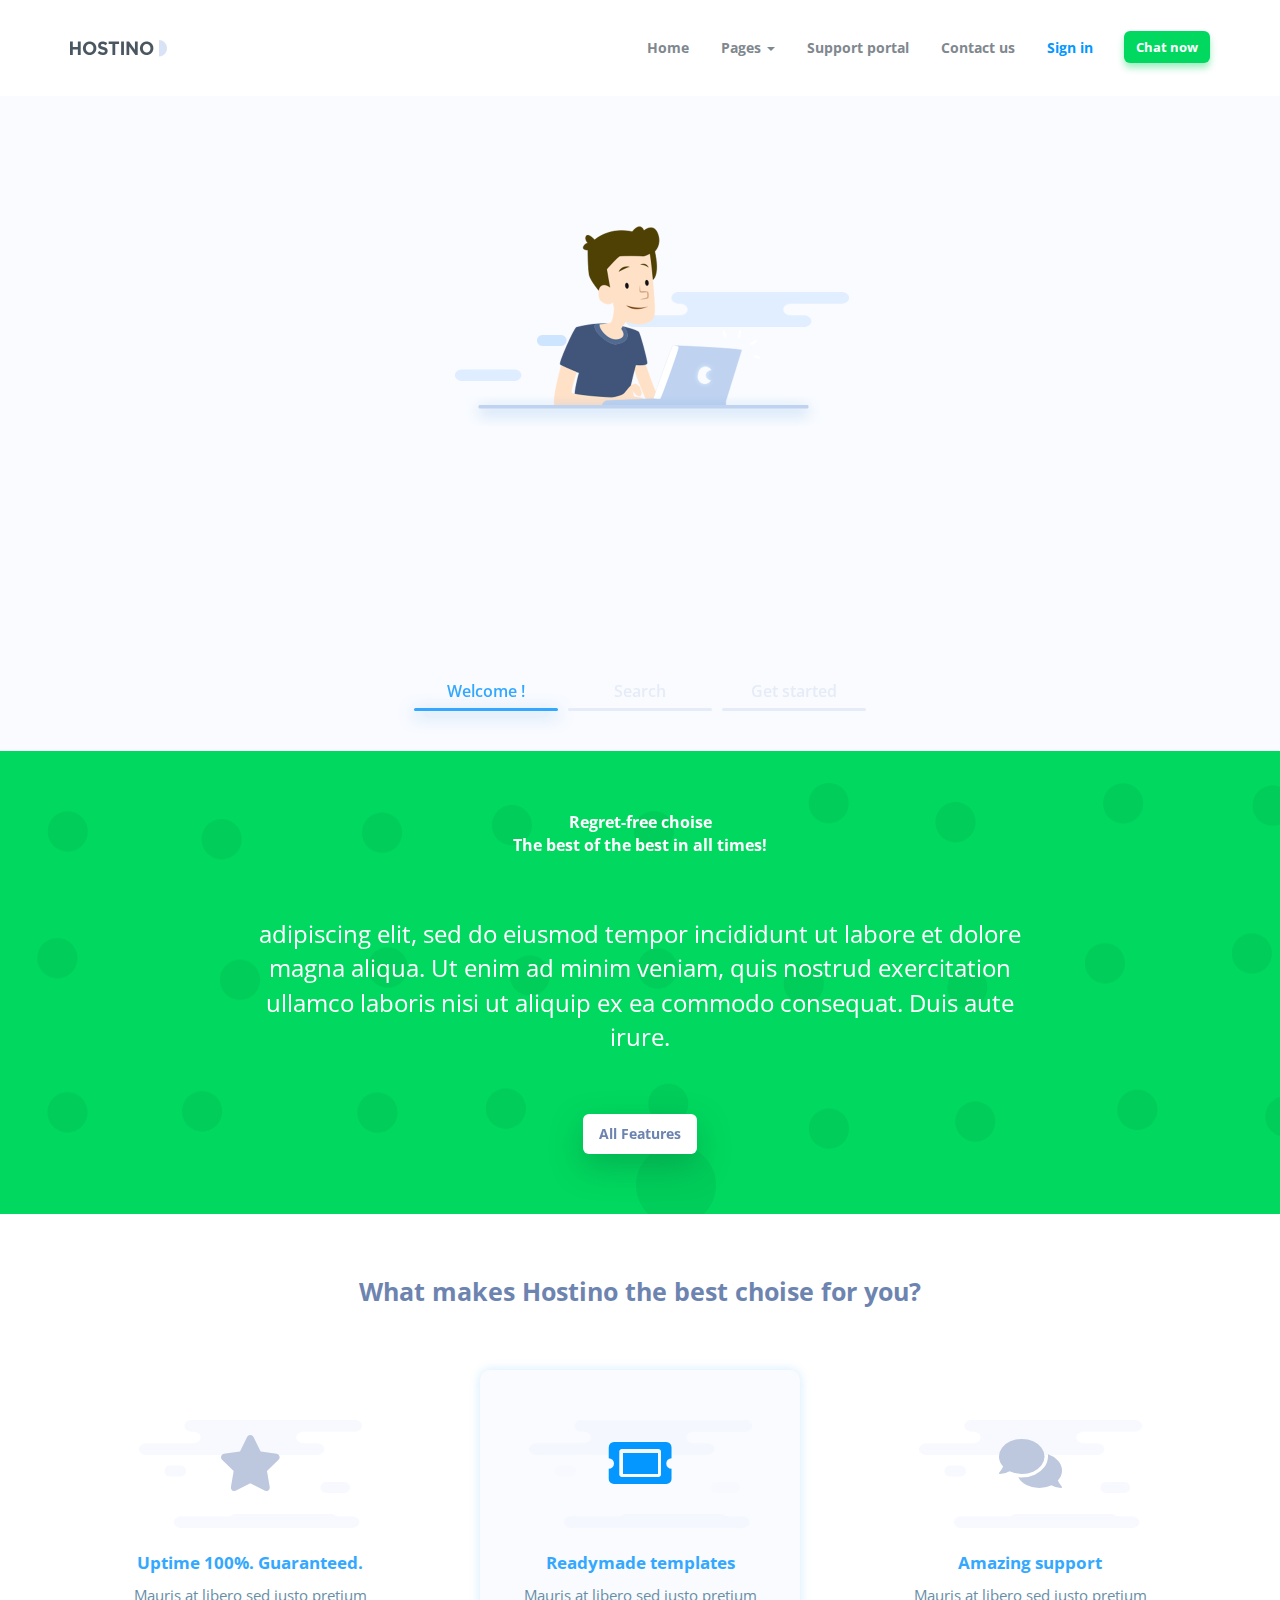
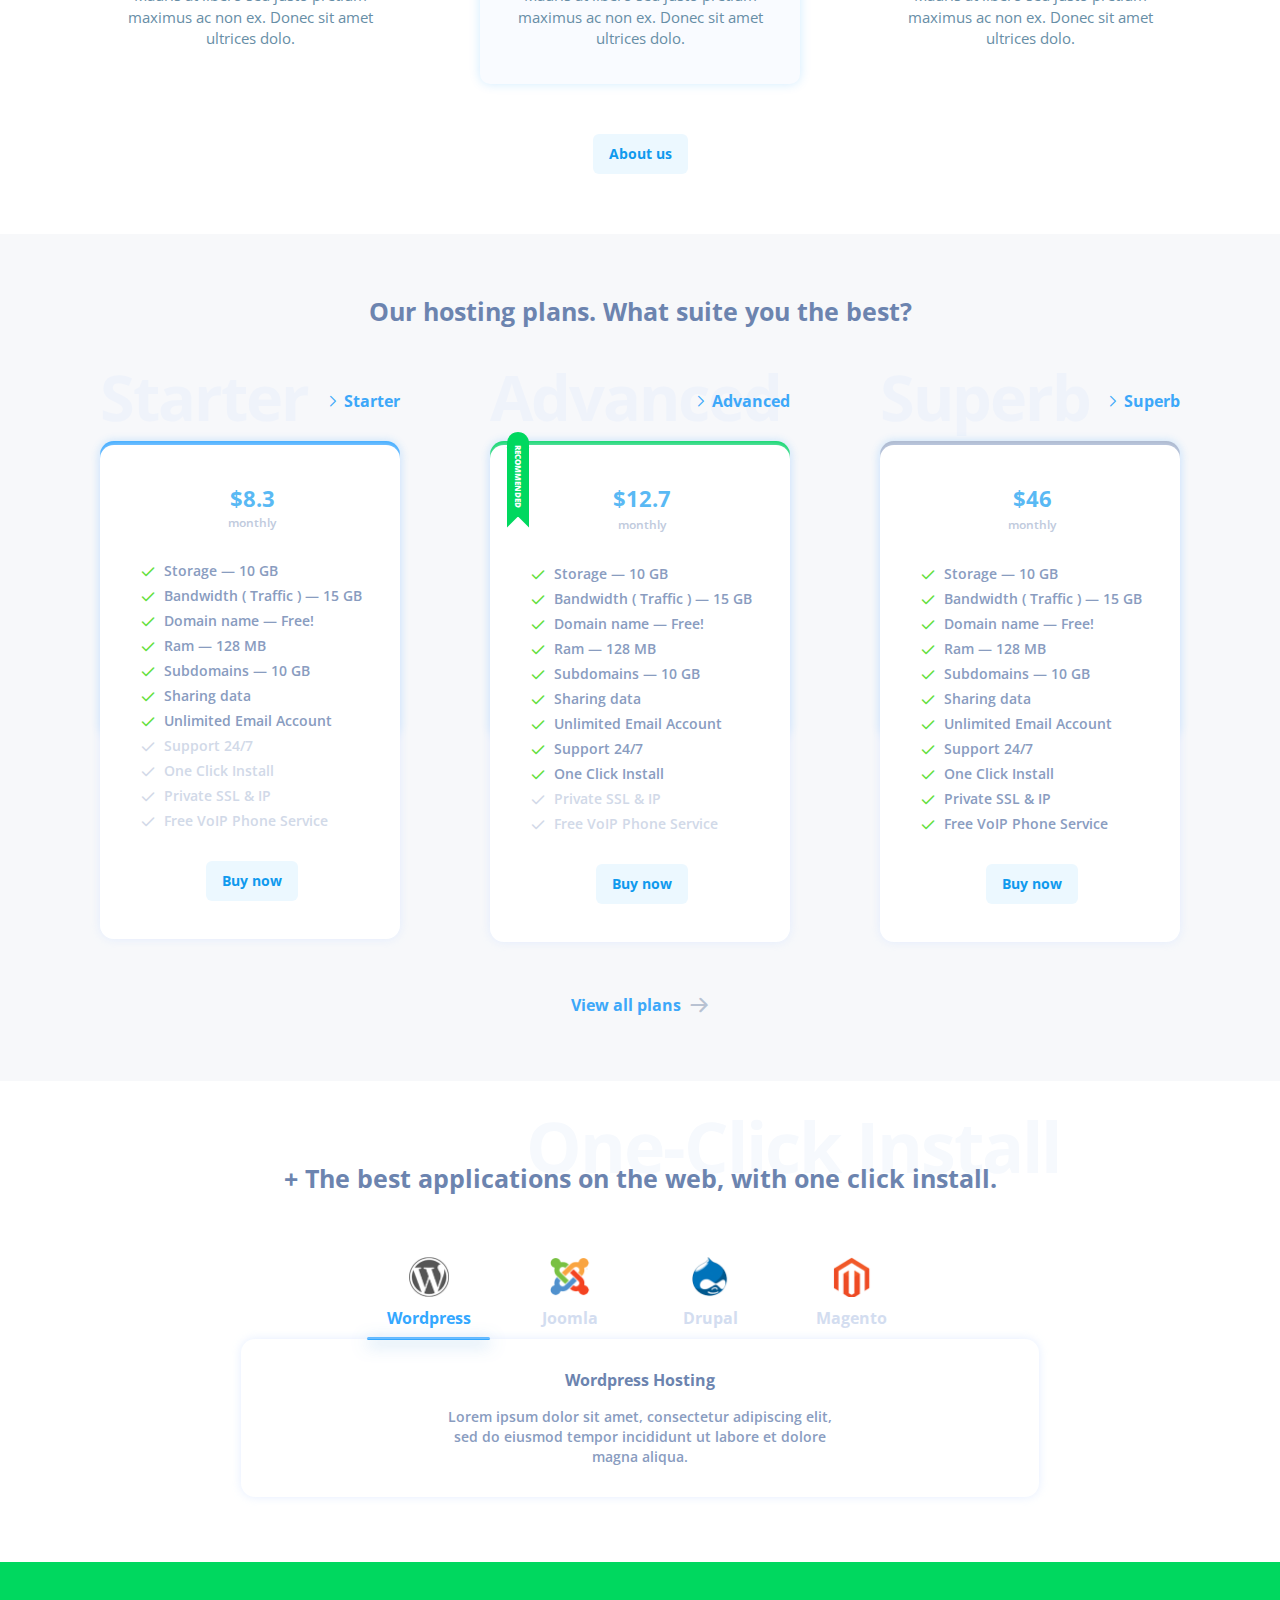
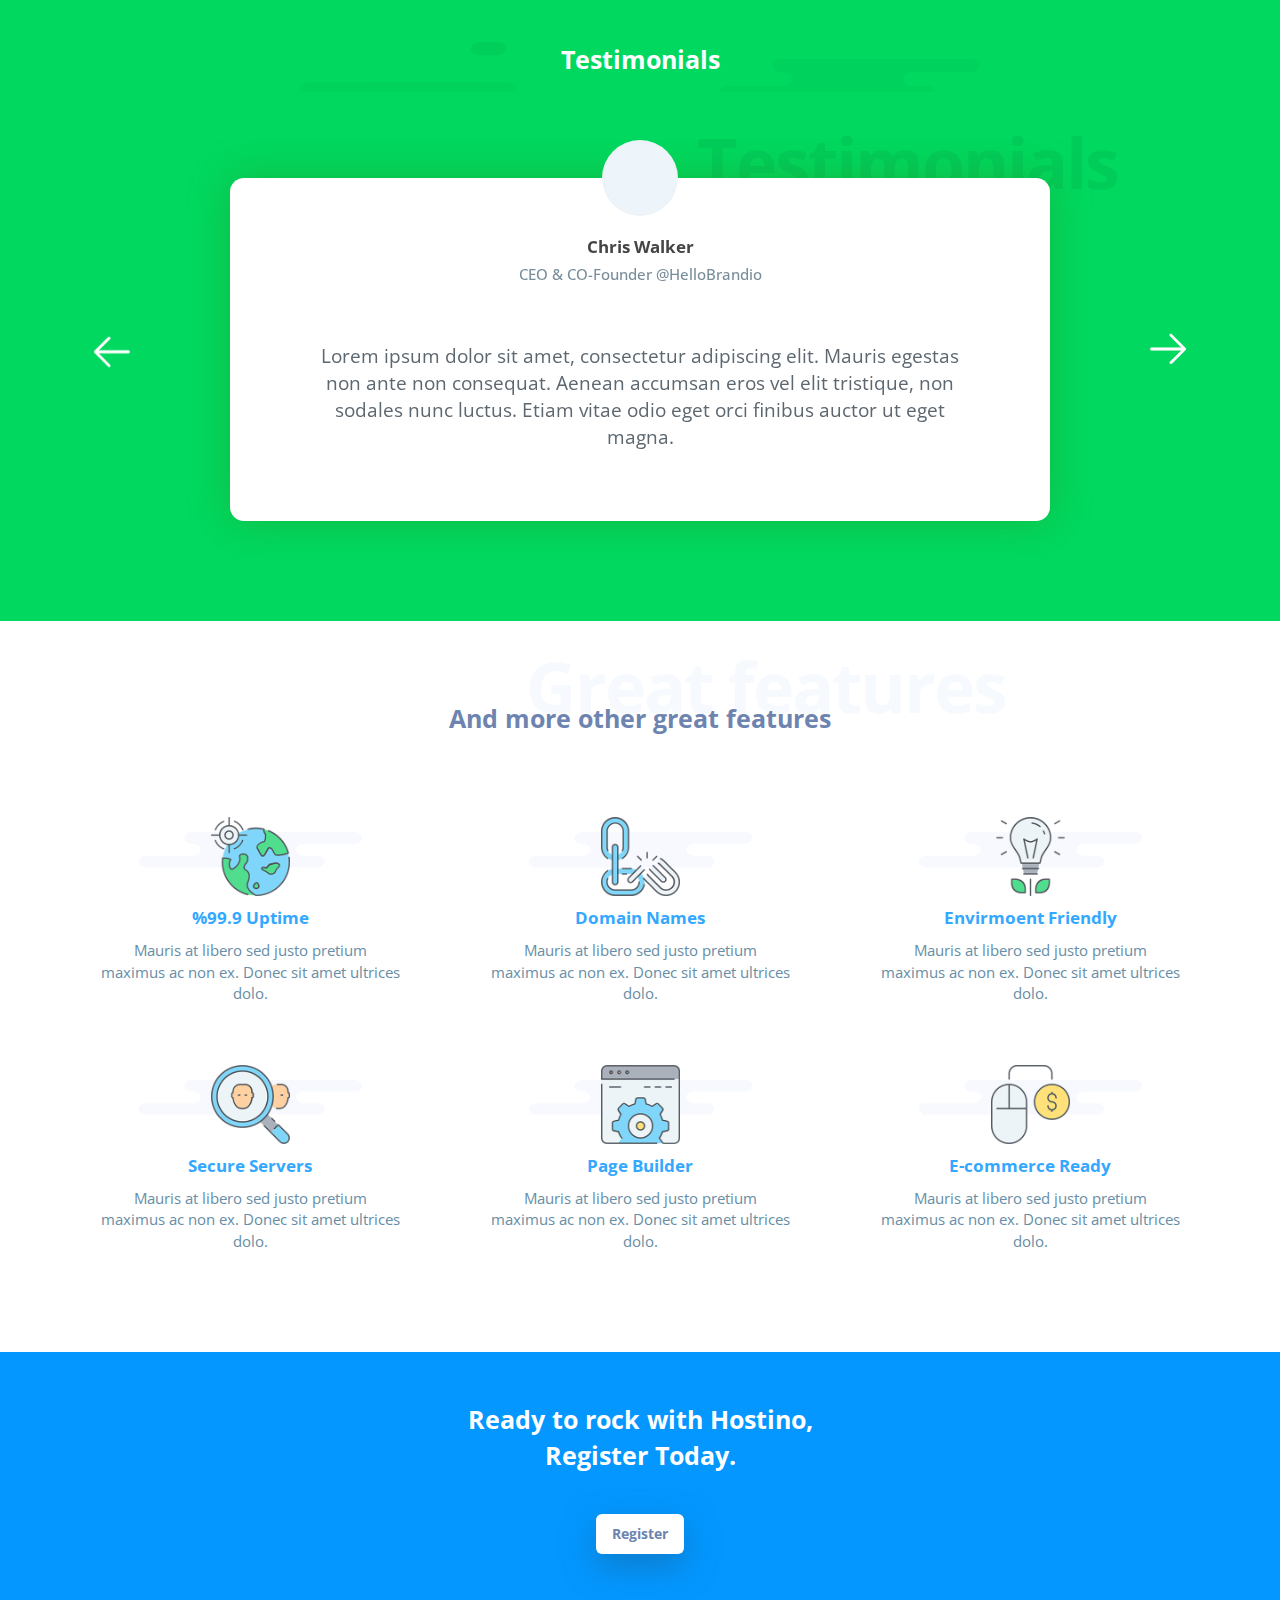
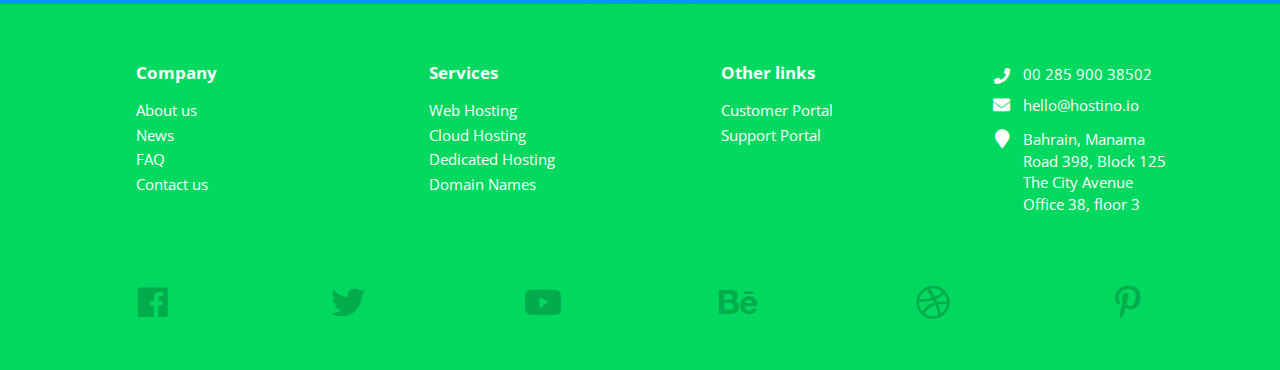
<file: index.html>
<!doctype html>
<html>
<head>
<meta charset="UTF-8">
<meta name="viewport" content="width=device-width, initial-scale=1,maximum-scale=1, user-scalable=no">

<title>Hostino</title>
<link rel="stylesheet" type="text/css" href="css/bootstrap.min.css">
<link rel="stylesheet" type="text/css" href="css/fontawesome-all.min.css">
<link rel="stylesheet" type="text/css" href="css/slick.css">
<link rel="stylesheet" type="text/css" href="css/style.css">
</head>

<body>
    
<nav id="nav" class="navbar navbar-default navbar-full">
    <div class="container container-nav">
        <div class="navbar-header">
            <button aria-expanded="false" type="button" class="navbar-toggle collapsed" data-toggle="collapse" data-target="#bs">
                <span class="icon-bar"></span>
                <span class="icon-bar"></span>
                <span class="icon-bar"></span>
            </button>
            <a class="navbar-brand page-scroll" href="index.html">
                <img class="logo" src="images/logo.png" alt="Hostino">
            </a>
        </div>
        <div style="height: 1px;" role="main" aria-expanded="false" class="navbar-collapse collapse" id="bs">
             <ul class="nav navbar-nav navbar-right">
                <li><a href="index.html">Home</a></li>
                <li class="dropdown">
                    <a href="pages.html">Pages <span class="caret"></span></a>
                    <ul class="dropdown-menu">
                      <li><a href="about.html">About us</a></li>
                      <li><a href="webhosting.html">Web hosting plans</a></li>
                      <li><a href="domain.html">Domain names</a></li>
                      <li><a href="blog.html">Blog</a></li>
                    </ul>
                </li>
                <li><a href="support.html">Support portal</a></li>
                <li><a href="contact.html">Contact us</a></li>
                <li><a class="signin-button" href="signin.html">Sign in</a></li>
                <li><a class="chat-button" href="#">Chat now</a></li>
            </ul>
        </div>
    </div>
</nav>
<div id="top-content" class="container-fluid">
    <div class="container">
        <div class="row">
            <div class="col-md-12 text-center">
                <div id="main-slider">
                    <div class="slide info-slide1" title="Welcome !">
                        <div class="image-holder"><img src="images/main-slide-img1.png" alt="" /></div>
                        <div class="text-holder txt">Take your career to the next level<br>
Get your website today.</div>
                        <div class="button-holder"><a href="signup.html" class="blue-button">Sign up now</a></div>
                    </div>
                    <div class="slide domainsearch-slide" title="Search">
                        <div class="image-holder"><img src="images/bg1.png" alt="" /></div>
                        <div class="b-title txt">Find a personal or professional domain<br>
that stands out.</div>
                        <div class="domain-search-holder">
                            <form id="domain-search">
                                <input id="domain-text" type="text" name="domain" placeholder="Search a domain name here" />
                                <input id="search-btn" type="submit" name="submit" value="Search now" />
                            </form>
                        </div>
                    </div>
                    <div class="slide info-slide2" title="Get started">
                        <div class="image-holder"><img src="images/main-slide-img2.png" alt="" /></div>
                        <div class="text-holder txt">Take your career to the next level<br>
Get your website today.</div>
                        <div class="button-holder"><a href="signup.html" class="blue-button">Sign up now</a></div>
                    </div>
                </div>
            </div>
        </div>
    </div>
</div>
<div id="info" class="container-fluid">
    <canvas id="infobg" data-paper-resize="true"></canvas>
    <div class="container">
        <div class="row">
            <div class="col-md-12">
                <div class="row-title">Regret-free choise<br>
The best of the best in all times!
                </div>
            </div>
        </div>
        <div class="row">
            <div class="col-md-12">
                <div class="info-text">adipiscing elit, sed do eiusmod tempor incididunt ut labore et dolore magna aliqua. Ut enim ad minim veniam, quis nostrud exercitation ullamco laboris nisi ut aliquip ex ea commodo consequat. Duis aute irure.</div>
                
                <a href="#" class="white-green-shadow-button">All Features</a>
            </div>
        </div>
    </div>
</div>
<div id="features" class="container-fluid">
    <div class="container">
        <div class="row">
            <div class="col-md-12">
                <div class="row-title">What makes Hostino the best choise for you?</div>
            </div>
        </div>
        <div class="row">
            <div class="col-sm-4 col-md-4">
                <div class="mfeature-box">
                    <div class="mfeature-icon">
                        <div class="icon-bg"><img src="images/clouds-light.png" alt="" /></div>
                        <i class="fas fa-star"></i>
                    </div>
                    <div class="mfeature-title">Uptime 100%. Guaranteed.</div>
                    <div class="mfeature-details">Mauris at libero sed justo pretium maximus ac non ex. Donec sit amet ultrices dolo.</div>
                </div>
            </div>
            <div class="col-sm-4 col-md-4">
                <div class="mfeature-box active">
                    <div class="mfeature-icon">
                        <div class="icon-bg"><img src="images/clouds-light.png" alt="" /></div>
                        <i class="fas fa-ticket-alt"></i>
                    </div>
                    <div class="mfeature-title">Readymade templates</div>
                    <div class="mfeature-details">Mauris at libero sed justo pretium maximus ac non ex. Donec sit amet ultrices dolo.</div>
                </div>
            </div>
            <div class="col-sm-4 col-md-4">
                <div class="mfeature-box">
                    <div class="mfeature-icon">
                        <div class="icon-bg"><img src="images/clouds-light.png" alt="" /></div>
                        <i class="fas fa-comments"></i>
                    </div>
                    <div class="mfeature-title">Amazing support</div>
                    <div class="mfeature-details">Mauris at libero sed justo pretium maximus ac non ex. Donec sit amet ultrices dolo.</div>
                </div>
            </div>
        </div>
        <div class="row">
            <div class="col-md-12">
                <a class="light-blue-button" href="#">About us</a>
            </div>
        </div>    
    </div>
</div>
<div id="pricing" class="container-fluid">
    <div class="container">
        <div class="row">
            <div class="col-md-12">
                <div class="row-title">Our hosting plans. What suite you the best?</div>
            </div>
        </div>
        <div class="row">
            <div class="col-sm-6 col-md-4">
                <div class="pricing-box pr-color1">
                    <div class="pricing-title" title="Starter">Starter</div>
                    <div class="pricing-box-body">
                        <div class="pricing-amount">
                            <div class="price">
                                <span class="currency">$</span><span class="amount">8.3</span>
                            </div>
                            <div class="duration">monthly</div>
                        </div>

                        <div class="pricing-details">
                            <ul>
                                <li>Storage — 10 GB</li>
                                <li>Bandwidth ( Traffic ) — 15 GB</li>
                                <li>Domain name — Free!</li>
                                <li>Ram — 128 MB</li>
                                <li>Subdomains — 10 GB</li>
                                <li>Sharing data</li>
                                <li>Unlimited Email Account</li>
                                <li class="not-supported">Support 24/7</li>
                                <li class="not-supported">One Click Install</li>
                                <li class="not-supported">Private  SSL & IP</li>
                                <li class="not-supported">Free VoIP Phone Service</li>
                            </ul>
                        </div>
                        
                        <div class="pricing-button"><a href="#" class="pricing-button">Buy now</a></div>
                    </div>
                </div>
            </div>
            <div class="col-sm-6 col-md-4">
                <div class="pricing-box pr-color2 recommended">
                    <div class="pricing-title" title="Advanced">Advanced</div>
                    <div class="pricing-box-body">
                        <div class="pricing-amount">
                            <div class="price">
                                <span class="currency">$</span><span class="amount">12.7</span>
                            </div>
                            <span class="duration">monthly</span>
                        </div>

                        <div class="pricing-details">
                            <ul>
                                <li>Storage — 10 GB</li>
                                <li>Bandwidth ( Traffic ) — 15 GB</li>
                                <li>Domain name — Free!</li>
                                <li>Ram — 128 MB</li>
                                <li>Subdomains — 10 GB</li>
                                <li>Sharing data</li>
                                <li>Unlimited Email Account</li>
                                <li>Support 24/7</li>
                                <li>One Click Install</li>
                                <li class="not-supported">Private  SSL & IP</li>
                                <li class="not-supported">Free VoIP Phone Service</li>
                            </ul>
                        </div>
                        
                        <div class="pricing-button"><a href="#" class="pricing-button">Buy now</a></div>
                    </div>
                </div>
            </div>
            <div class="col-sm-12 col-md-4">
                <div class="pricing-box pr-color3">
                    <div class="pricing-title" title="Superb">Superb</div>
                    <div class="pricing-box-body">
                        <div class="pricing-amount">
                            <div class="price">
                                <span class="currency">$</span><span class="amount">46</span>
                            </div>
                            <span class="duration">monthly</span>
                        </div>

                        <div class="pricing-details">
                            <ul>
                                <li>Storage — 10 GB</li>
                                <li>Bandwidth ( Traffic ) — 15 GB</li>
                                <li>Domain name — Free!</li>
                                <li>Ram — 128 MB</li>
                                <li>Subdomains — 10 GB</li>
                                <li>Sharing data</li>
                                <li>Unlimited Email Account</li>
                                <li>Support 24/7</li>
                                <li>One Click Install</li>
                                <li>Private  SSL & IP</li>
                                <li>Free VoIP Phone Service</li>
                            </ul>
                        </div>
                        
                        <div class="pricing-button"><a href="#" class="pricing-button">Buy now</a></div>
                    </div>
                </div>
            </div>
        </div>
        <div class="row">
            <div class="col-md-12 link-holder">
                <a href="webhosting.html" class="link-with-arrow">View all plans</a>
            </div>
        </div>
    </div>
</div>
<div id="apps" class="container-fluid">
    <div class="container">
        <div class="row">
            <div class="col-md-12">
                <div class="row-title" title="One-Click Install">+ The best applications on the web, with one click install.</div>
            </div>
        </div>
        <div class="row">
            <div class="col-md-12">
                <div class="apps-holder">
                    <div class="apps-links-holder">
                        <div class="app-icon-holder app-icon-holder1 opened" data-id="1">
                            <div class="app-icon"><img src="images/wordpress.png" alt="wordpress"></div>
                            <div class="app-title">Wordpress</div>
                        </div>
                        <div class="app-icon-holder app-icon-holder2" data-id="2">
                            <div class="app-icon"><img src="images/joomla.png" alt="joomla"></div>
                            <div class="app-title">Joomla</div>
                        </div>
                        <div class="app-icon-holder app-icon-holder3" data-id="3">
                            <div class="app-icon"><img src="images/drupal.png" alt="drupal"></div>
                            <div class="app-title">Drupal</div>
                        </div>
                        <div class="app-icon-holder app-icon-holder4" data-id="4">
                            <div class="app-icon"><img src="images/magento.png" alt="magento"></div>
                            <div class="app-title">Magento</div>
                        </div>
                    </div>
                    <div class="apps-details-holder">
                        <div class="app-details">
                            <div class="app-details1 show-details">
                                <div class="app-title">Wordpress Hosting</div>
                                <div class="app-text">Lorem ipsum dolor sit amet, consectetur adipiscing elit, sed do eiusmod tempor incididunt ut labore et dolore magna aliqua.</div>
                            </div>
                            <div class="app-details2">
                                <div class="app-title">Joomla Hosting</div>
                                <div class="app-text">Ut enim ad minim veniam, quis nostrud exercitation ullamco laboris nisi ut aliquip ex ea commodo consequat.</div>
                            </div>
                            <div class="app-details3">
                                <div class="app-title">Drupal Hosting</div>
                                <div class="app-text">Sed ut perspiciatis unde omnis iste natus error sit voluptatem accusantium doloremque laudantium, totam rem aperiam.</div>
                            </div>
                            <div class="app-details4">
                                <div class="app-title">Magento Hosting</div>
                                <div class="app-text">emo enim ipsam voluptatem quia voluptas sit aspernatur aut odit aut fugit, mo enim ipsam voluptatem quia voluptas sit.</div>
                            </div>
                        </div>
                    </div>
                </div>
            </div>
        </div>
    </div>
</div>
<div id="testimonials" class="container-fluid">
    <div class="container">
        <div class="row">
            <div class="col-xs-12">
                <div class="row-title" title="Testimonials">Testimonials</div>
            </div>
        </div>
        <div class="row">
            <div class="col-xs-12">
                <div id="testimonials-slider">
                    <div>
                        <div class="details-holder">
                            <img class="photo" src="images/person1.jpg" alt="">
                            <h4>Chris Walker</h4>
                            <h5>CEO & CO-Founder @HelloBrandio</h5>
                            <p>Lorem ipsum dolor sit amet, consectetur adipiscing elit. Mauris egestas non ante non consequat. Aenean accumsan eros vel elit tristique, non sodales nunc luctus. Etiam vitae odio eget orci finibus auctor ut eget magna.</p>
                        </div>
                    </div>
                    <div>
                        <div class="details-holder">
                            <img class="photo" src="images/person2.jpg" alt="">
                            <h4>Chris Walker</h4>
                            <h5>CEO & CO-Founder @HelloBrandio</h5>
                            <p>Lorem ipsum dolor sit amet, consectetur adipiscing elit. Mauris egestas non ante non consequat. Aenean accumsan eros vel elit tristique, non sodales nunc luctus. Etiam vitae odio eget orci finibus auctor ut eget magna.</p>
                        </div>
                    </div>
                </div>
            </div>
        </div>
    </div>
</div>
<div id="more-features" class="container-fluid">
    <div class="container">
        <div class="row">
            <div class="col-md-12">
                <div class="row-title" title="Great features">And more other great features</div>
            </div>
        </div>
        <div class="row">
            <div class="col-sm-6 col-md-4">
                <div class="mfeature-box">
                    <div class="mfeature-icon">
                        <div class="icon-bg"><img src="images/cloud-light.png" alt="" /></div>
                        <div class="icon-img"><img src="images/feature1.png" alt="" /></div>
                    </div>
                    <div class="mfeature-title">%99.9 Uptime</div>
                    <div class="mfeature-details">Mauris at libero sed justo pretium maximus ac non ex. Donec sit amet ultrices dolo.</div>
                </div>
            </div>
            <div class="col-sm-6 col-md-4">
                <div class="mfeature-box">
                    <div class="mfeature-icon">
                        <div class="icon-bg"><img src="images/cloud-light.png" alt="" /></div>
                        <div class="icon-img"><img src="images/feature2.png" alt="" /></div>
                    </div>
                    <div class="mfeature-title">Domain Names</div>
                    <div class="mfeature-details">Mauris at libero sed justo pretium maximus ac non ex. Donec sit amet ultrices dolo.</div>
                </div>
            </div>
            <div class="col-sm-6 col-md-4">
                <div class="mfeature-box">
                    <div class="mfeature-icon">
                        <div class="icon-bg"><img src="images/cloud-light.png" alt="" /></div>
                        <div class="icon-img"><img src="images/feature3.png" alt="" /></div>
                    </div>
                    <div class="mfeature-title">Envirmoent Friendly</div>
                    <div class="mfeature-details">Mauris at libero sed justo pretium maximus ac non ex. Donec sit amet ultrices dolo.</div>
                </div>
            </div>
        </div>
        <div class="row">
            <div class="col-sm-6 col-md-4">
                <div class="mfeature-box">
                    <div class="mfeature-icon">
                        <div class="icon-bg"><img src="images/cloud-light.png" alt="" /></div>
                        <div class="icon-img"><img src="images/feature4.png" alt="" /></div>
                    </div>
                    <div class="mfeature-title">Secure Servers</div>
                    <div class="mfeature-details">Mauris at libero sed justo pretium maximus ac non ex. Donec sit amet ultrices dolo.</div>
                </div>
            </div>
            <div class="col-sm-6 col-md-4">
                <div class="mfeature-box">
                    <div class="mfeature-icon">
                        <div class="icon-bg"><img src="images/cloud-light.png" alt="" /></div>
                        <div class="icon-img"><img src="images/feature5.png" alt="" /></div>
                    </div>
                    <div class="mfeature-title">Page Builder</div>
                    <div class="mfeature-details">Mauris at libero sed justo pretium maximus ac non ex. Donec sit amet ultrices dolo.</div>
                </div>
            </div>
            <div class="col-sm-6 col-md-4">
                <div class="mfeature-box">
                    <div class="mfeature-icon">
                        <div class="icon-bg"><img src="images/cloud-light.png" alt="" /></div>
                        <div class="icon-img"><img src="images/feature6.png" alt="" /></div>
                    </div>
                    <div class="mfeature-title">E-commerce Ready</div>
                    <div class="mfeature-details">Mauris at libero sed justo pretium maximus ac non ex. Donec sit amet ultrices dolo.</div>
                </div>
            </div>
        </div>
    </div>
</div>
<div id="bluebg-info" class="container-fluid">
    <div class="container">
        <div class="row">
            <div class="col-md-12">
                <div class="text">Ready to rock with Hostino,<br>
Register Today.</div>
                <a href="signup.html" class="white-button">Register</a>
            </div>
        </div>
    </div>
</div>
<div id="footer" class="container-fluid">
    <div class="container">
        <div class="row">
            <div class="col-xs-6 col-sm-3 col-md-3">
                <div class="footer-menu-holder">
                    <h4>Company</h4>
                    <ul class="footer-menu">
                        <li><a href="about.html">About us</a></li>
                        <li><a href="blog.html">News</a></li>
                        <li><a href="faq.html">FAQ</a></li>
                        <li><a href="contact.html">Contact us</a></li>
                    </ul>
                </div>
            </div>
            <div class="col-xs-6 col-sm-3 col-md-3">
                <div class="footer-menu-holder">
                    <h4>Services</h4>
                    <ul class="footer-menu">
                        <li><a href="webhosting.html">Web Hosting</a></li>
                        <li><a href="webhosting.html">Cloud Hosting</a></li>
                        <li><a href="webhosting.html">Dedicated Hosting</a></li>
                        <li><a href="domain.html">Domain Names</a></li>
                    </ul>
                </div>
            </div>
            <div class="col-xs-6 col-sm-3 col-md-3">
                <div class="footer-menu-holder">
                    <h4>Other links</h4>
                    <ul class="footer-menu">
                        <li><a href="portal.html">Customer Portal</a></li>
                        <li><a href="support.html">Support Portal</a></li>
                    </ul>
                </div>
            </div>
            <div class="col-xs-6 col-sm-3 col-md-3">
                <div class="address-holder">
                    <div class="phone"><i class="fas fa-phone"></i> 00 285 900 38502</div>
                    <div class="email"><i class="fas fa-envelope"></i> hello@hostino.io</div>
                    <div class="address">
                        <i class="fas fa-map-marker"></i> 
                        <div>Bahrain, Manama<br>
                            Road 398, Block 125<br>
                            The City Avenue<br>
                            Office 38, floor 3</div>
                    </div>
                </div>
            </div>
        </div>
        <div class="social row">
            <div class="col-xs-2"><a href="#"><i class="fab fa-facebook"></i></a></div>
            <div class="col-xs-2"><a href="#"><i class="fab fa-twitter"></i></a></div>
            <div class="col-xs-2"><a href="#"><i class="fab fa-youtube"></i></a></div>
            <div class="col-xs-2"><a href="#"><i class="fab fa-behance"></i></a></div>
            <div class="col-xs-2"><a href="#"><i class="fab fa-dribbble"></i></a></div>
            <div class="col-xs-2"><a href="#"><i class="fab fa-pinterest-p"></i></a></div>
        </div>
    </div>
</div>
<script src="js/jquery.min.js"></script>
<script src="js/bootstrap.min.js"></script>
<script src="js/slick.min.js"></script>
<script src="js/paper-full.min.js"></script>
<script type="text/paperscript" src="js/metaball.js" data-paper-canvas="infobg"></script>
<script src="js/main.js"></script>
</body>
</html>
</file>
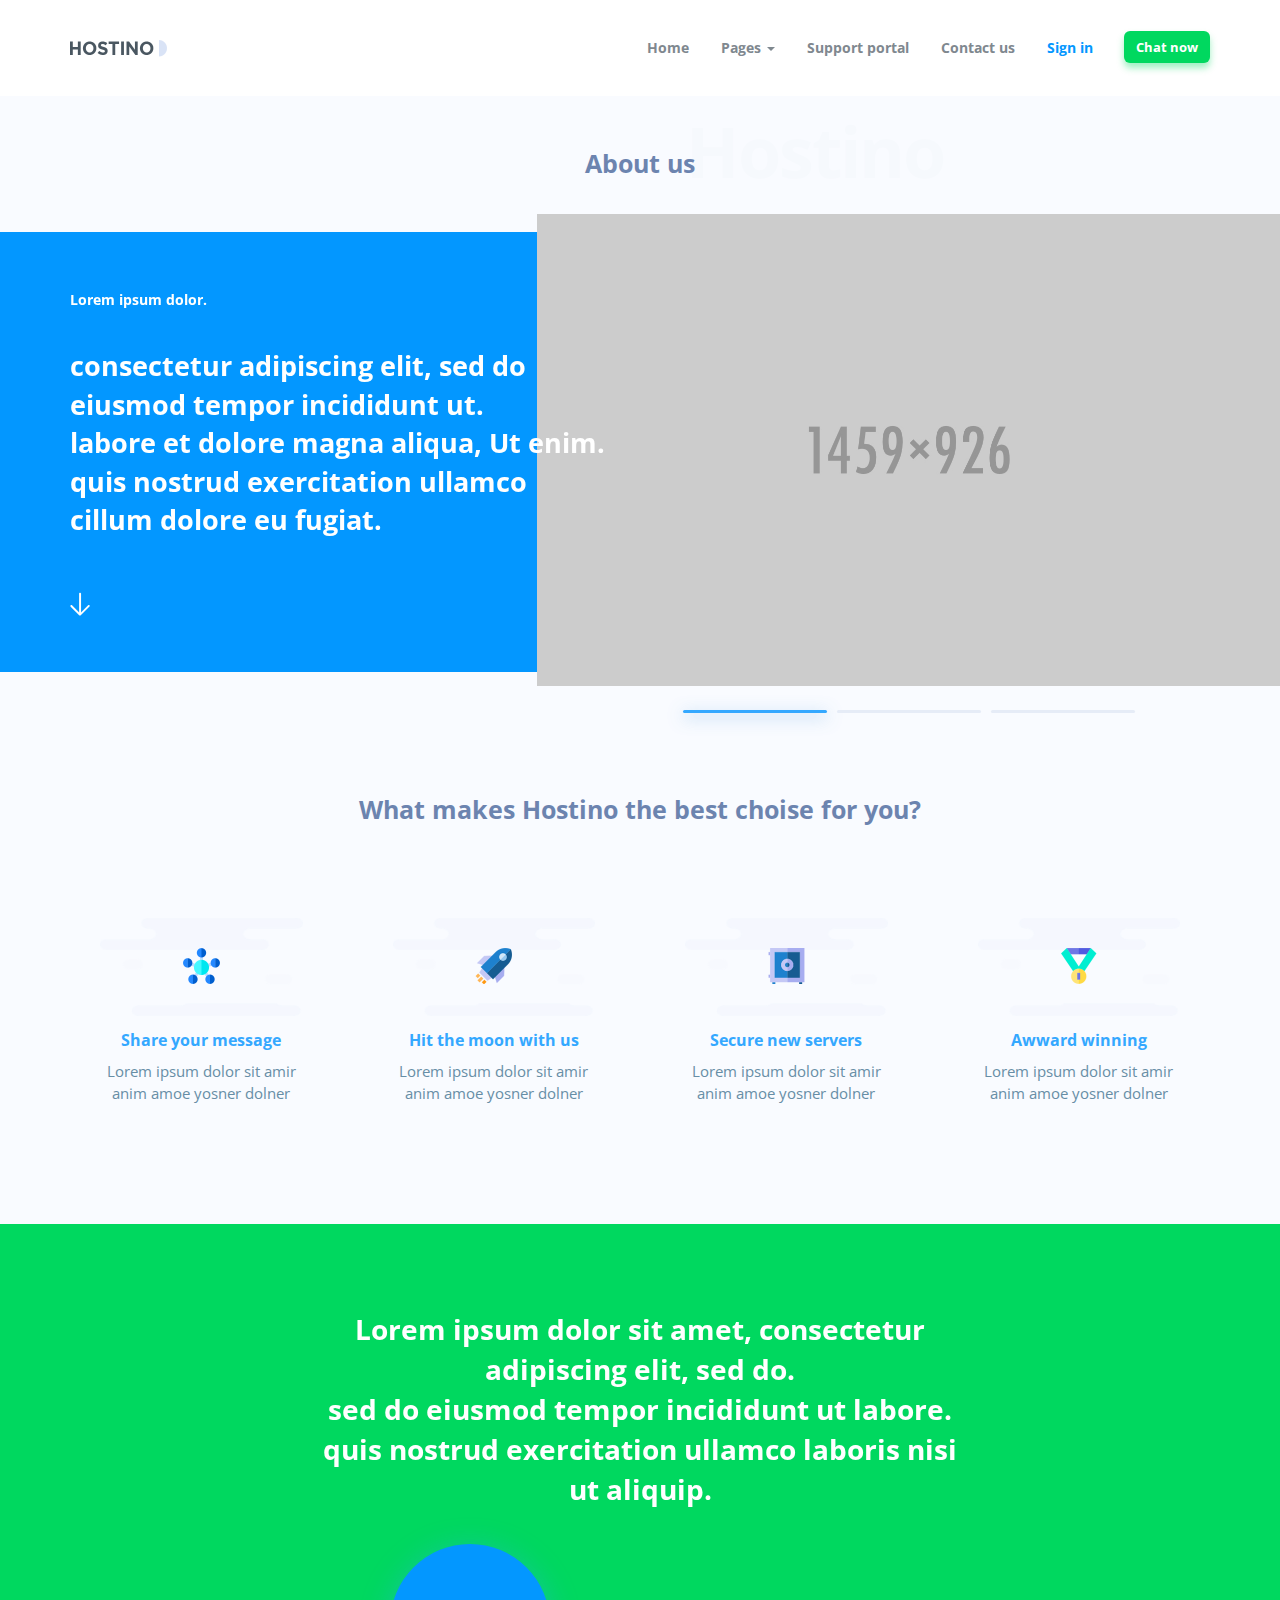
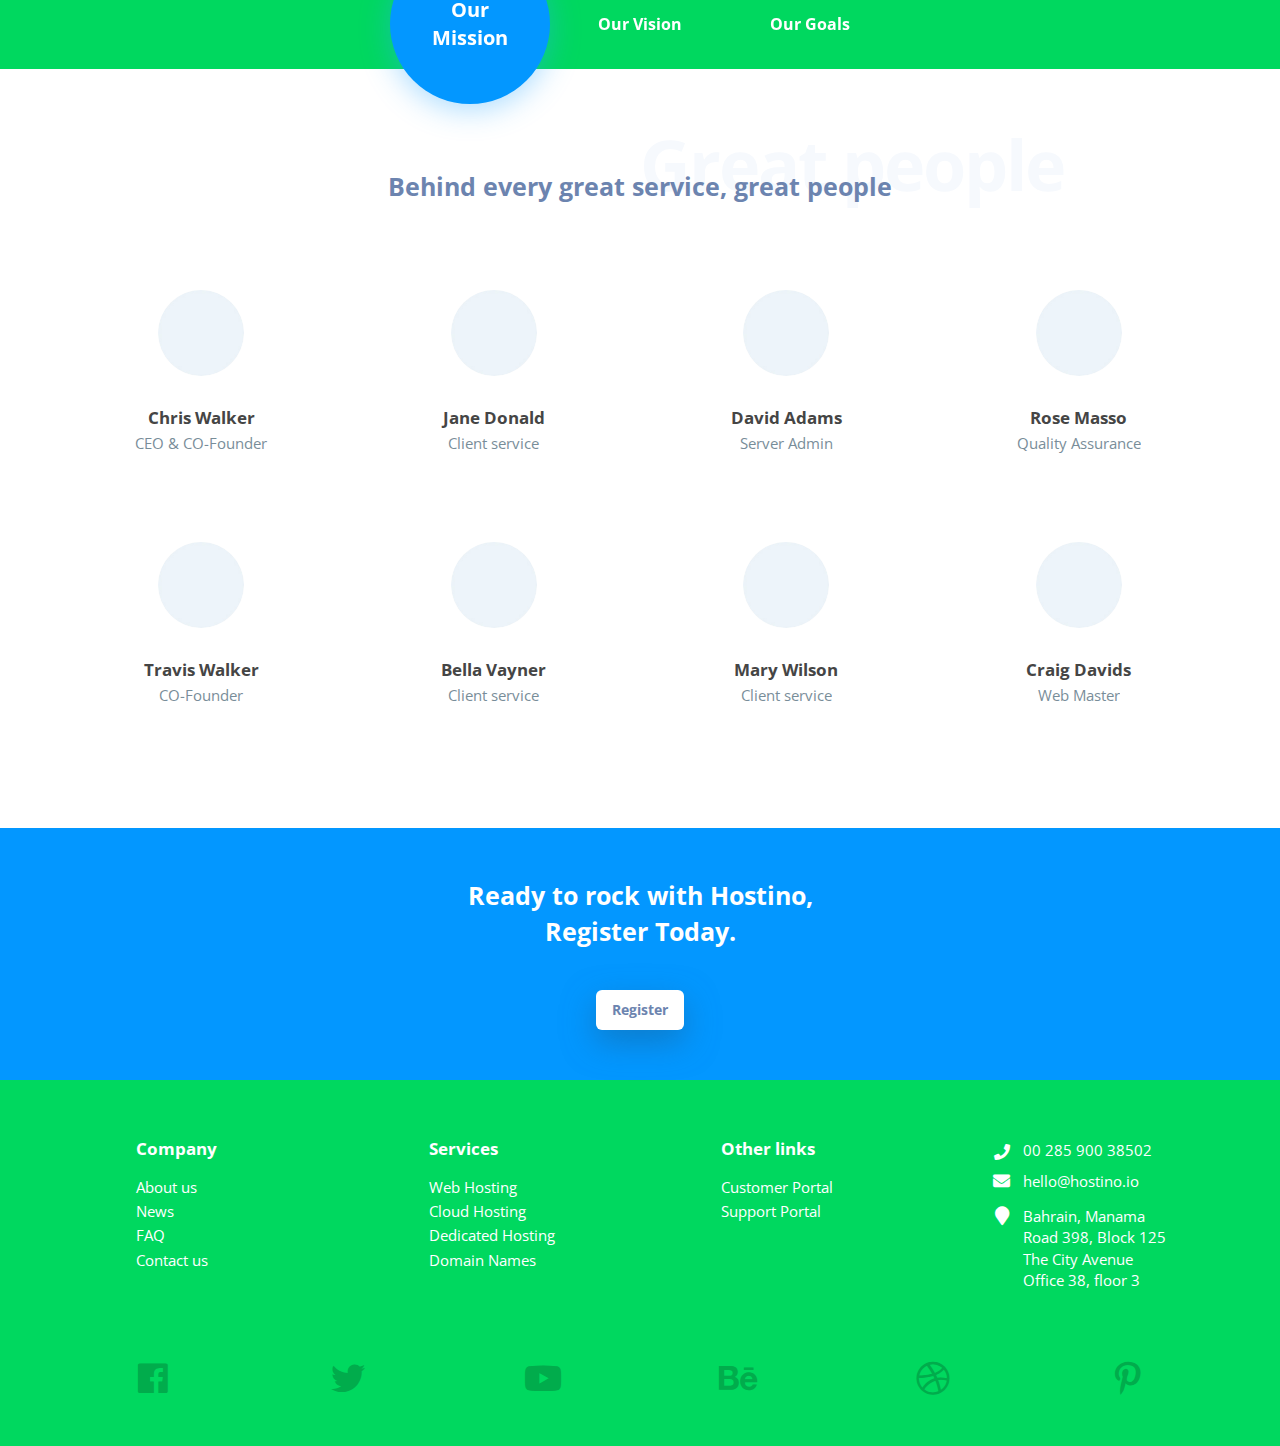
<file: about.html>
<!doctype html>
<html>
<head>
<meta charset="UTF-8">
<meta name="viewport" content="width=device-width, initial-scale=1,maximum-scale=1, user-scalable=no">

<title>Hostino</title>
<link rel="stylesheet" type="text/css" href="css/bootstrap.min.css">
<link rel="stylesheet" type="text/css" href="css/fontawesome-all.min.css">
<link rel="stylesheet" type="text/css" href="css/slick.css">
<link rel="stylesheet" type="text/css" href="css/style.css">
</head>

<body>

<nav id="nav" class="navbar navbar-default navbar-full">
    <div class="container container-nav">
        <div class="navbar-header">
            <button aria-expanded="false" type="button" class="navbar-toggle collapsed" data-toggle="collapse" data-target="#bs">
                <span class="icon-bar"></span>
                <span class="icon-bar"></span>
                <span class="icon-bar"></span>
            </button>
            <a class="navbar-brand page-scroll" href="index.html">
                <img class="logo" src="images/logo.png" alt="Hostino">
            </a>
        </div>
        <div style="height: 1px;" role="main" aria-expanded="false" class="navbar-collapse collapse" id="bs">
             <ul class="nav navbar-nav navbar-right">
                <li><a href="index.html">Home</a></li>
                <li class="dropdown">
                    <a href="pages.html">Pages <span class="caret"></span></a>
                    <ul class="dropdown-menu">
                      <li><a href="about.html">About us</a></li>
                      <li><a href="webhosting.html">Web hosting plans</a></li>
                      <li><a href="domain.html">Domain names</a></li>
                      <li><a href="blog.html">Blog</a></li>
                    </ul>
                </li>
                <li><a href="support.html">Support portal</a></li>
                <li><a href="contact.html">Contact us</a></li>
                <li><a class="signin-button" href="signin.html">Sign in</a></li>
                <li><a class="chat-button" href="#">Chat now</a></li>
            </ul>
        </div>
    </div>
</nav>
<div id="page-head" class="container-fluid inner-page">
    <div class="container">
        <div class="row">
            <div class="col-md-12 text-center">
                <div class="page-title" title="Hostino">About us</div>
            </div>
        </div>
    </div>
</div>
<div id="about" class="container-fluid">
    <div class="container">
        <div class="row">
            <div class="col-md-12">
                <div class="about-details">
                    <div class="text-holder">
                        <h6>Lorem ipsum dolor.</h6>
                        <p>consectetur adipiscing elit, sed do<br>
eiusmod tempor incididunt ut.<br>
labore et dolore magna aliqua, Ut enim.<br>
quis nostrud exercitation ullamco<br>
cillum dolore eu fugiat.</p>
                        <i class="hno hno-arrow-right"></i>
                    </div>
                </div>
            </div>
        </div>
    </div>
    <div class="slider-holder">
        <div class="photo-slider">
            <div><img src="images/photo1.jpg" alt=""></div>
            <div><img src="images/photo2.jpg" alt=""></div>
            <div><img src="images/photo3.jpg" alt=""></div>
        </div>
    </div>
</div>
<div id="more-info" class="container-fluid">
    <div class="container">
        <div class="row">
            <div class="col-md-12">
                <div class="row-title">What makes Hostino the best choise for you?</div>
            </div>
        </div>
        <div class="row">
            <div class="col-sm-6 col-md-3">
                <div class="info-box">
                    <div class="info-icon">
                        <div class="icon-bg"><img src="images/clouds-light.png" alt="" /></div>
                        <div class="icon-img"><img src="images/info-icon1.png" alt="" /></div>
                    </div>
                    <div class="info-title">Share your message</div>
                    <div class="info-details">Lorem ipsum dolor sit amir anim amoe yosner dolner </div>
                </div>
            </div>
            <div class="col-sm-6 col-md-3">
                <div class="info-box">
                    <div class="info-icon">
                        <div class="icon-bg"><img src="images/clouds-light.png" alt="" /></div>
                        <div class="icon-img"><img src="images/info-icon2.png" alt="" /></div>
                    </div>
                    <div class="info-title">Hit the moon with us</div>
                    <div class="info-details">Lorem ipsum dolor sit amir anim amoe yosner dolner </div>
                </div>
            </div>
            <div class="col-sm-6 col-md-3">
                <div class="info-box">
                    <div class="info-icon">
                        <div class="icon-bg"><img src="images/clouds-light.png" alt="" /></div>
                        <div class="icon-img"><img src="images/info-icon3.png" alt="" /></div>
                    </div>
                    <div class="info-title">Secure new servers</div>
                    <div class="info-details">Lorem ipsum dolor sit amir anim amoe yosner dolner </div>
                </div>
            </div>
            <div class="col-sm-6 col-md-3">
                <div class="info-box">
                    <div class="info-icon">
                        <div class="icon-bg"><img src="images/clouds-light.png" alt="" /></div>
                        <div class="icon-img"><img src="images/info-icon4.png" alt="" /></div>
                    </div>
                    <div class="info-title">Awward winning</div>
                    <div class="info-details">Lorem ipsum dolor sit amir anim amoe yosner dolner </div>
                </div>
            </div>
        </div>  
    </div>
</div>
<div id="goals" class="container-fluid">
    <div class="container">
        <div class="row">
            <div class="col-md-12">
                <div id="text-slider">
                    <div class="slide" title="Our Mission">
                        <p>Lorem ipsum dolor sit amet, consectetur adipiscing elit, sed do.<br>
                            sed do eiusmod tempor incididunt ut labore.<br> quis nostrud exercitation ullamco laboris nisi ut aliquip.</p>
                    </div>
                    <div class="slide" title="Our Vision">
                        <p>Lorem ipsum dolor sit amet, consectetur adipiscing elit, sed do.<br>
                            sed do eiusmod tempor incididunt ut labore.<br> quis nostrud exercitation ullamco laboris nisi ut aliquip.</p>
                    </div>
                    <div class="slide" title="Our Goals">
                        <p>Lorem ipsum dolor sit amet, consectetur adipiscing elit, sed do.<br>
                            sed do eiusmod tempor incididunt ut labore.<br> quis nostrud exercitation ullamco laboris nisi ut aliquip.</p>
                    </div>
                </div>
            </div>
        </div>
    </div>
</div>
<div id="team" class="container-fluid">
    <div class="container">
        <div class="row">
            <div class="col-md-12">
                <div class="row-title" title="Great people">Behind every great service, great people</div>
            </div>
        </div>
        <div class="row">
            <div class="col-sm-6 col-md-3">
                <div class="person-box">
                    <div class="person-icon">
                        <div class="person-img"><img src="images/team1.jpg" alt="" /></div>
                    </div>
                    <div class="person-name">Chris Walker</div>
                    <div class="person-title">CEO & CO-Founder</div>
                    <div class="person-social">
                        <a href="#"><i class="fab fa-twitter"></i></a>
                        <a href="#"><i class="fab fa-instagram"></i></a>
                    </div>
                </div>
            </div>
            <div class="col-sm-6 col-md-3">
                <div class="person-box">
                    <div class="person-icon">
                        <div class="person-img"><img src="images/team2.jpg" alt="" /></div>
                    </div>
                    <div class="person-name">Jane Donald</div>
                    <div class="person-title">Client service</div>
                    <div class="person-social">
                        <a href="#"><i class="fab fa-twitter"></i></a>
                        <a href="#"><i class="fab fa-instagram"></i></a>
                    </div>
                </div>
            </div>
            <div class="col-sm-6 col-md-3">
                <div class="person-box">
                    <div class="person-icon">
                        <div class="person-img"><img src="images/team3.jpg" alt="" /></div>
                    </div>
                    <div class="person-name">David Adams</div>
                    <div class="person-title">Server Admin</div>
                    <div class="person-social">
                        <a href="#"><i class="fab fa-twitter"></i></a>
                        <a href="#"><i class="fab fa-instagram"></i></a>
                    </div>
                </div>
            </div>
            <div class="col-sm-6 col-md-3">
                <div class="person-box">
                    <div class="person-icon">
                        <div class="person-img"><img src="images/team4.jpg" alt="" /></div>
                    </div>
                    <div class="person-name">Rose Masso</div>
                    <div class="person-title">Quality Assurance</div>
                    <div class="person-social">
                        <a href="#"><i class="fab fa-twitter"></i></a>
                        <a href="#"><i class="fab fa-instagram"></i></a>
                    </div>
                </div>
            </div>
            <div class="col-sm-6 col-md-3">
                <div class="person-box">
                    <div class="person-icon">
                        <div class="person-img"><img src="images/team5.jpg" alt="" /></div>
                    </div>
                    <div class="person-name">Travis Walker</div>
                    <div class="person-title">CO-Founder</div>
                    <div class="person-social">
                        <a href="#"><i class="fab fa-twitter"></i></a>
                        <a href="#"><i class="fab fa-instagram"></i></a>
                    </div>
                </div>
            </div>
            <div class="col-sm-6 col-md-3">
                <div class="person-box">
                    <div class="person-icon">
                        <div class="person-img"><img src="images/team6.jpg" alt="" /></div>
                    </div>
                    <div class="person-name">Bella Vayner</div>
                    <div class="person-title">Client service</div>
                    <div class="person-social">
                        <a href="#"><i class="fab fa-twitter"></i></a>
                        <a href="#"><i class="fab fa-instagram"></i></a>
                    </div>
                </div>
            </div>
            <div class="col-sm-6 col-md-3">
                <div class="person-box">
                    <div class="person-icon">
                        <div class="person-img"><img src="images/team7.jpg" alt="" /></div>
                    </div>
                    <div class="person-name">Mary Wilson</div>
                    <div class="person-title">Client service</div>
                    <div class="person-social">
                        <a href="#"><i class="fab fa-twitter"></i></a>
                        <a href="#"><i class="fab fa-instagram"></i></a>
                    </div>
                </div>
            </div>
            <div class="col-sm-6 col-md-3">
                <div class="person-box">
                    <div class="person-icon">
                        <div class="person-img"><img src="images/team8.jpg" alt="" /></div>
                    </div>
                    <div class="person-name">Craig Davids</div>
                    <div class="person-title">Web Master</div>
                    <div class="person-social">
                        <a href="#"><i class="fab fa-twitter"></i></a>
                        <a href="#"><i class="fab fa-instagram"></i></a>
                    </div>
                </div>
            </div>
        </div>
    </div>
</div>
<div id="bluebg-info" class="container-fluid">
    <div class="container">
        <div class="row">
            <div class="col-md-12">
                <div class="text">Ready to rock with Hostino,<br>
Register Today.</div>
                <a href="signup.html" class="white-button">Register</a>
            </div>
        </div>
    </div>
</div>
<div id="footer" class="container-fluid">
    <div class="container">
        <div class="row">
            <div class="col-xs-6 col-sm-3 col-md-3">
                <div class="footer-menu-holder">
                    <h4>Company</h4>
                    <ul class="footer-menu">
                        <li><a href="about.html">About us</a></li>
                        <li><a href="blog.html">News</a></li>
                        <li><a href="faq.html">FAQ</a></li>
                        <li><a href="contact.html">Contact us</a></li>
                    </ul>
                </div>
            </div>
            <div class="col-xs-6 col-sm-3 col-md-3">
                <div class="footer-menu-holder">
                    <h4>Services</h4>
                    <ul class="footer-menu">
                        <li><a href="webhosting.html">Web Hosting</a></li>
                        <li><a href="webhosting.html">Cloud Hosting</a></li>
                        <li><a href="webhosting.html">Dedicated Hosting</a></li>
                        <li><a href="domain.html">Domain Names</a></li>
                    </ul>
                </div>
            </div>
            <div class="col-xs-6 col-sm-3 col-md-3">
                <div class="footer-menu-holder">
                    <h4>Other links</h4>
                    <ul class="footer-menu">
                        <li><a href="portal.html">Customer Portal</a></li>
                        <li><a href="support.html">Support Portal</a></li>
                    </ul>
                </div>
            </div>
            <div class="col-xs-6 col-sm-3 col-md-3">
                <div class="address-holder">
                    <div class="phone"><i class="fas fa-phone"></i> 00 285 900 38502</div>
                    <div class="email"><i class="fas fa-envelope"></i> hello@hostino.io</div>
                    <div class="address">
                        <i class="fas fa-map-marker"></i> 
                        <div>Bahrain, Manama<br>
                            Road 398, Block 125<br>
                            The City Avenue<br>
                            Office 38, floor 3</div>
                    </div>
                </div>
            </div>
        </div>
        <div class="social row">
            <div class="col-xs-2"><a href="#"><i class="fab fa-facebook"></i></a></div>
            <div class="col-xs-2"><a href="#"><i class="fab fa-twitter"></i></a></div>
            <div class="col-xs-2"><a href="#"><i class="fab fa-youtube"></i></a></div>
            <div class="col-xs-2"><a href="#"><i class="fab fa-behance"></i></a></div>
            <div class="col-xs-2"><a href="#"><i class="fab fa-dribbble"></i></a></div>
            <div class="col-xs-2"><a href="#"><i class="fab fa-pinterest-p"></i></a></div>
        </div>
    </div>
</div>
<script src="js/jquery.min.js"></script>
<script src="js/bootstrap.min.js"></script>
<script src="js/slick.min.js"></script>
<script src="js/main.js"></script>
</body>
</html>
</file>
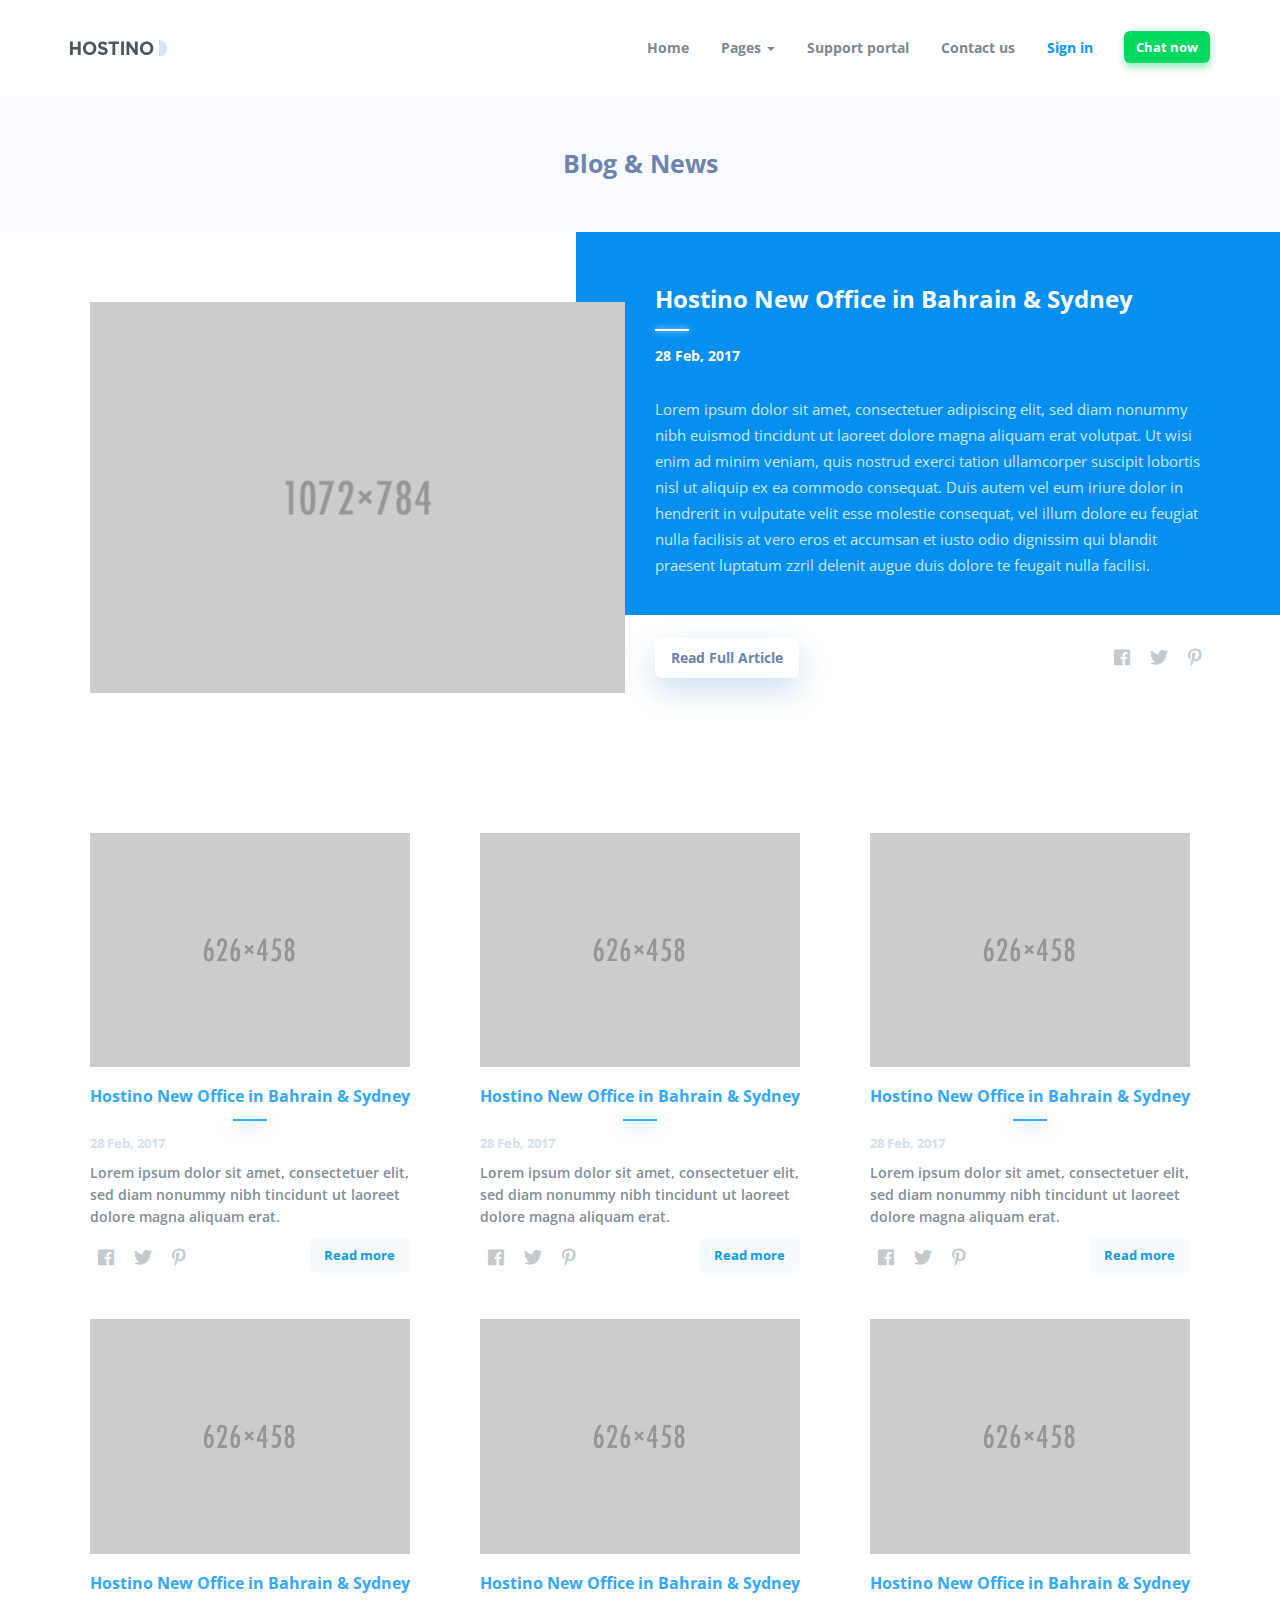
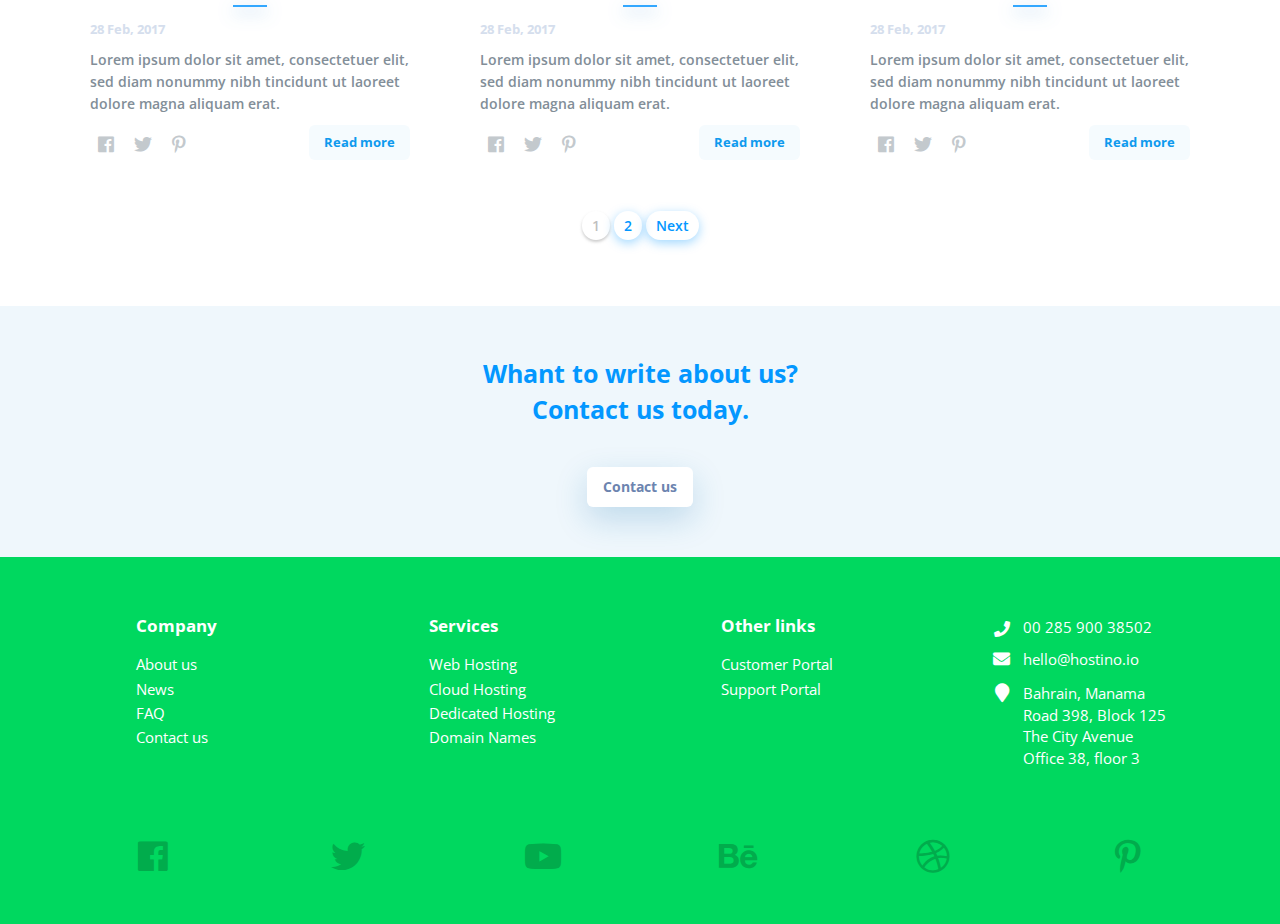
<file: blog.html>
<!doctype html>
<html>
<head>
<meta charset="UTF-8">
<meta name="viewport" content="width=device-width, initial-scale=1,maximum-scale=1, user-scalable=no">

<title>Hostino</title>
<link rel="stylesheet" type="text/css" href="css/bootstrap.min.css">
<link rel="stylesheet" type="text/css" href="css/fontawesome-all.min.css">
<link rel="stylesheet" type="text/css" href="css/slick.css">
<link rel="stylesheet" type="text/css" href="css/style.css">
</head>

<body>

<nav id="nav" class="navbar navbar-default navbar-full">
    <div class="container container-nav">
        <div class="navbar-header">
            <button aria-expanded="false" type="button" class="navbar-toggle collapsed" data-toggle="collapse" data-target="#bs">
                <span class="icon-bar"></span>
                <span class="icon-bar"></span>
                <span class="icon-bar"></span>
            </button>
            <a class="navbar-brand page-scroll" href="index.html">
                <img class="logo" src="images/logo.png" alt="Hostino">
            </a>
        </div>
        <div style="height: 1px;" role="main" aria-expanded="false" class="navbar-collapse collapse" id="bs">
             <ul class="nav navbar-nav navbar-right">
                <li><a href="index.html">Home</a></li>
                <li class="dropdown">
                    <a href="pages.html">Pages <span class="caret"></span></a>
                    <ul class="dropdown-menu">
                      <li><a href="about.html">About us</a></li>
                      <li><a href="webhosting.html">Web hosting plans</a></li>
                      <li><a href="domain.html">Domain names</a></li>
                      <li><a href="blog.html">Blog</a></li>
                    </ul>
                </li>
                <li><a href="support.html">Support portal</a></li>
                <li><a href="contact.html">Contact us</a></li>
                <li><a class="signin-button" href="signin.html">Sign in</a></li>
                <li><a class="chat-button" href="#">Chat now</a></li>
            </ul>
        </div>
    </div>
</nav>
<div id="page-head" class="container-fluid inner-page">
    <div class="container">
        <div class="row">
            <div class="col-md-12 text-center">
                <div class="page-title">Blog & News</div>
            </div>
        </div>
    </div>
</div>
<div id="recent-article" class="container-fluid">
    <div class="custom-bg"></div>
    <div class="container">
        <div class="row">
            <div class="col-md-6">
                <div class="img-holder"><img src="images/recent-article.jpg" alt=""></div>
            </div>
            <div class="col-md-6">
                <div class="article-summary">
                    <div class="article-title"><a href="post.html">Hostino New Office in Bahrain & Sydney</a></div>
                    <div class="article-date">28 Feb, 2017</div>
                    <div class="article-text">Lorem ipsum dolor sit amet, consectetuer adipiscing elit, sed diam nonummy nibh euismod tincidunt ut laoreet dolore magna aliquam erat volutpat. Ut wisi enim ad minim veniam, quis nostrud exerci tation ullamcorper suscipit lobortis nisl ut aliquip ex ea commodo consequat. Duis autem vel eum iriure dolor in hendrerit in vulputate velit esse molestie consequat, vel illum dolore eu feugiat nulla facilisis at vero eros et accumsan et iusto odio dignissim qui blandit praesent luptatum zzril delenit augue duis dolore te feugait nulla facilisi.
                    </div>
                    <div class="article-links">
                        <div class="col-xs-6">
                            <div class="readmore-holder">
                                <a href="post.html" class="readmore-button">Read Full Article</a>
                            </div>
                        </div>
                        <div class="col-xs-6">
                            <div class="socialshare-holder">
                                <a href="#"><i class="fab fa-facebook"></i></a>
                                <a href="#"><i class="fab fa-twitter"></i></a>
                                <a href="#"><i class="fab fa-pinterest-p"></i></a>
                            </div>
                        </div>
                    </div>
                </div>
            </div>
        </div>
    </div>
</div>
<div id="articles" class="container-fluid">
    <div class="container">
        <div class="row">
            <div class="col-sm-6 col-md-4">
                <div class="article-summary">
                    <div class="article-img"><img src="images/article1.jpg" alt="" /></div>
                    <div class="article-title"><a href="post.html">Hostino New Office in Bahrain & Sydney</a></div>
                    <div class="article-date">28 Feb, 2017</div>
                    <div class="article-text">Lorem ipsum dolor sit amet, consectetuer elit, sed diam nonummy nibh tincidunt ut laoreet dolore magna aliquam erat.
                    </div>
                    <div class="article-links">
                        <div class="col-xs-6">
                            <div class="socialshare-holder">
                                <a href="#"><i class="fab fa-facebook"></i></a>
                                <a href="#"><i class="fab fa-twitter"></i></a>
                                <a href="#"><i class="fab fa-pinterest-p"></i></a>
                            </div>
                        </div>
                        <div class="col-xs-6">
                            <div class="readmore-holder">
                                <a href="post.html" class="readmore-button">Read more</a>
                            </div>
                        </div>
                    </div>
                </div>
            </div>
            <div class="col-sm-6 col-md-4">
                <div class="article-summary">
                    <div class="article-img"><img src="images/article2.jpg" alt="" /></div>
                    <div class="article-title"><a href="post.html">Hostino New Office in Bahrain & Sydney</a></div>
                    <div class="article-date">28 Feb, 2017</div>
                    <div class="article-text">Lorem ipsum dolor sit amet, consectetuer elit, sed diam nonummy nibh tincidunt ut laoreet dolore magna aliquam erat.
                    </div>
                    <div class="article-links">
                        <div class="col-xs-6">
                            <div class="socialshare-holder">
                                <a href="#"><i class="fab fa-facebook"></i></a>
                                <a href="#"><i class="fab fa-twitter"></i></a>
                                <a href="#"><i class="fab fa-pinterest-p"></i></a>
                            </div>
                        </div>
                        <div class="col-xs-6">
                            <div class="readmore-holder">
                                <a href="post.html" class="readmore-button">Read more</a>
                            </div>
                        </div>
                    </div>
                </div>
            </div>
            <div class="col-sm-6 col-md-4">
                <div class="article-summary">
                    <div class="article-img"><img src="images/article3.jpg" alt="" /></div>
                    <div class="article-title"><a href="post.html">Hostino New Office in Bahrain & Sydney</a></div>
                    <div class="article-date">28 Feb, 2017</div>
                    <div class="article-text">Lorem ipsum dolor sit amet, consectetuer elit, sed diam nonummy nibh tincidunt ut laoreet dolore magna aliquam erat.
                    </div>
                    <div class="article-links">
                        <div class="col-xs-6">
                            <div class="socialshare-holder">
                                <a href="#"><i class="fab fa-facebook"></i></a>
                                <a href="#"><i class="fab fa-twitter"></i></a>
                                <a href="#"><i class="fab fa-pinterest-p"></i></a>
                            </div>
                        </div>
                        <div class="col-xs-6">
                            <div class="readmore-holder">
                                <a href="post.html" class="readmore-button">Read more</a>
                            </div>
                        </div>
                    </div>
                </div>
            </div>
            <div class="col-sm-6 col-md-4">
                <div class="article-summary">
                    <div class="article-img"><img src="images/article4.jpg" alt="" /></div>
                    <div class="article-title"><a href="post.html">Hostino New Office in Bahrain & Sydney</a></div>
                    <div class="article-date">28 Feb, 2017</div>
                    <div class="article-text">Lorem ipsum dolor sit amet, consectetuer elit, sed diam nonummy nibh tincidunt ut laoreet dolore magna aliquam erat.
                    </div>
                    <div class="article-links">
                        <div class="col-xs-6">
                            <div class="socialshare-holder">
                                <a href="#"><i class="fab fa-facebook"></i></a>
                                <a href="#"><i class="fab fa-twitter"></i></a>
                                <a href="#"><i class="fab fa-pinterest-p"></i></a>
                            </div>
                        </div>
                        <div class="col-xs-6">
                            <div class="readmore-holder">
                                <a href="post.html" class="readmore-button">Read more</a>
                            </div>
                        </div>
                    </div>
                </div>
            </div>
            <div class="col-sm-6 col-md-4">
                <div class="article-summary">
                    <div class="article-img"><img src="images/article6.jpg" alt="" /></div>
                    <div class="article-title"><a href="post.html">Hostino New Office in Bahrain & Sydney</a></div>
                    <div class="article-date">28 Feb, 2017</div>
                    <div class="article-text">Lorem ipsum dolor sit amet, consectetuer elit, sed diam nonummy nibh tincidunt ut laoreet dolore magna aliquam erat.
                    </div>
                    <div class="article-links">
                        <div class="col-xs-6">
                            <div class="socialshare-holder">
                                <a href="#"><i class="fab fa-facebook"></i></a>
                                <a href="#"><i class="fab fa-twitter"></i></a>
                                <a href="#"><i class="fab fa-pinterest-p"></i></a>
                            </div>
                        </div>
                        <div class="col-xs-6">
                            <div class="readmore-holder">
                                <a href="post.html" class="readmore-button">Read more</a>
                            </div>
                        </div>
                    </div>
                </div>
            </div>
            <div class="col-sm-6 col-md-4">
                <div class="article-summary">
                    <div class="article-img"><img src="images/article1.jpg" alt="" /></div>
                    <div class="article-title"><a href="post.html">Hostino New Office in Bahrain & Sydney</a></div>
                    <div class="article-date">28 Feb, 2017</div>
                    <div class="article-text">Lorem ipsum dolor sit amet, consectetuer elit, sed diam nonummy nibh tincidunt ut laoreet dolore magna aliquam erat.
                    </div>
                    <div class="article-links">
                        <div class="col-xs-6">
                            <div class="socialshare-holder">
                                <a href="#"><i class="fab fa-facebook"></i></a>
                                <a href="#"><i class="fab fa-twitter"></i></a>
                                <a href="#"><i class="fab fa-pinterest-p"></i></a>
                            </div>
                        </div>
                        <div class="col-xs-6">
                            <div class="readmore-holder">
                                <a href="post.html" class="readmore-button">Read more</a>
                            </div>
                        </div>
                    </div>
                </div>
            </div>
            <div class="col-md-12">
                <div class="pagination">
                    <span class="current page-number">1</span>
                    <a class="page-number" href="#">2</a>
                    <a class="next page-number" href="#">Next</a>
                </div>
            </div>
        </div>  
    </div>
</div>
<div id="greybg-info" class="container-fluid">
    <div class="container">
        <div class="row">
            <div class="col-md-12">
                <div class="text">Whant to write about us?<br>
Contact us today.</div>
                <a href="contact.html" class="white-less-shadow-button">Contact us</a>
            </div>
        </div>
    </div>
</div>
<div id="footer" class="container-fluid">
    <div class="container">
        <div class="row">
            <div class="col-xs-6 col-sm-3 col-md-3">
                <div class="footer-menu-holder">
                    <h4>Company</h4>
                    <ul class="footer-menu">
                        <li><a href="about.html">About us</a></li>
                        <li><a href="blog.html">News</a></li>
                        <li><a href="faq.html">FAQ</a></li>
                        <li><a href="contact.html">Contact us</a></li>
                    </ul>
                </div>
            </div>
            <div class="col-xs-6 col-sm-3 col-md-3">
                <div class="footer-menu-holder">
                    <h4>Services</h4>
                    <ul class="footer-menu">
                        <li><a href="webhosting.html">Web Hosting</a></li>
                        <li><a href="webhosting.html">Cloud Hosting</a></li>
                        <li><a href="webhosting.html">Dedicated Hosting</a></li>
                        <li><a href="domain.html">Domain Names</a></li>
                    </ul>
                </div>
            </div>
            <div class="col-xs-6 col-sm-3 col-md-3">
                <div class="footer-menu-holder">
                    <h4>Other links</h4>
                    <ul class="footer-menu">
                        <li><a href="portal.html">Customer Portal</a></li>
                        <li><a href="support.html">Support Portal</a></li>
                    </ul>
                </div>
            </div>
            <div class="col-xs-6 col-sm-3 col-md-3">
                <div class="address-holder">
                    <div class="phone"><i class="fas fa-phone"></i> 00 285 900 38502</div>
                    <div class="email"><i class="fas fa-envelope"></i> hello@hostino.io</div>
                    <div class="address">
                        <i class="fas fa-map-marker"></i> 
                        <div>Bahrain, Manama<br>
                            Road 398, Block 125<br>
                            The City Avenue<br>
                            Office 38, floor 3</div>
                    </div>
                </div>
            </div>
        </div>
        <div class="social row">
            <div class="col-xs-2"><a href="#"><i class="fab fa-facebook"></i></a></div>
            <div class="col-xs-2"><a href="#"><i class="fab fa-twitter"></i></a></div>
            <div class="col-xs-2"><a href="#"><i class="fab fa-youtube"></i></a></div>
            <div class="col-xs-2"><a href="#"><i class="fab fa-behance"></i></a></div>
            <div class="col-xs-2"><a href="#"><i class="fab fa-dribbble"></i></a></div>
            <div class="col-xs-2"><a href="#"><i class="fab fa-pinterest-p"></i></a></div>
        </div>
    </div>
</div>
<script src="js/jquery.min.js"></script>
<script src="js/bootstrap.min.js"></script>
<script src="js/slick.min.js"></script>
<script src="js/main.js"></script>
</body>
</html>
</file>
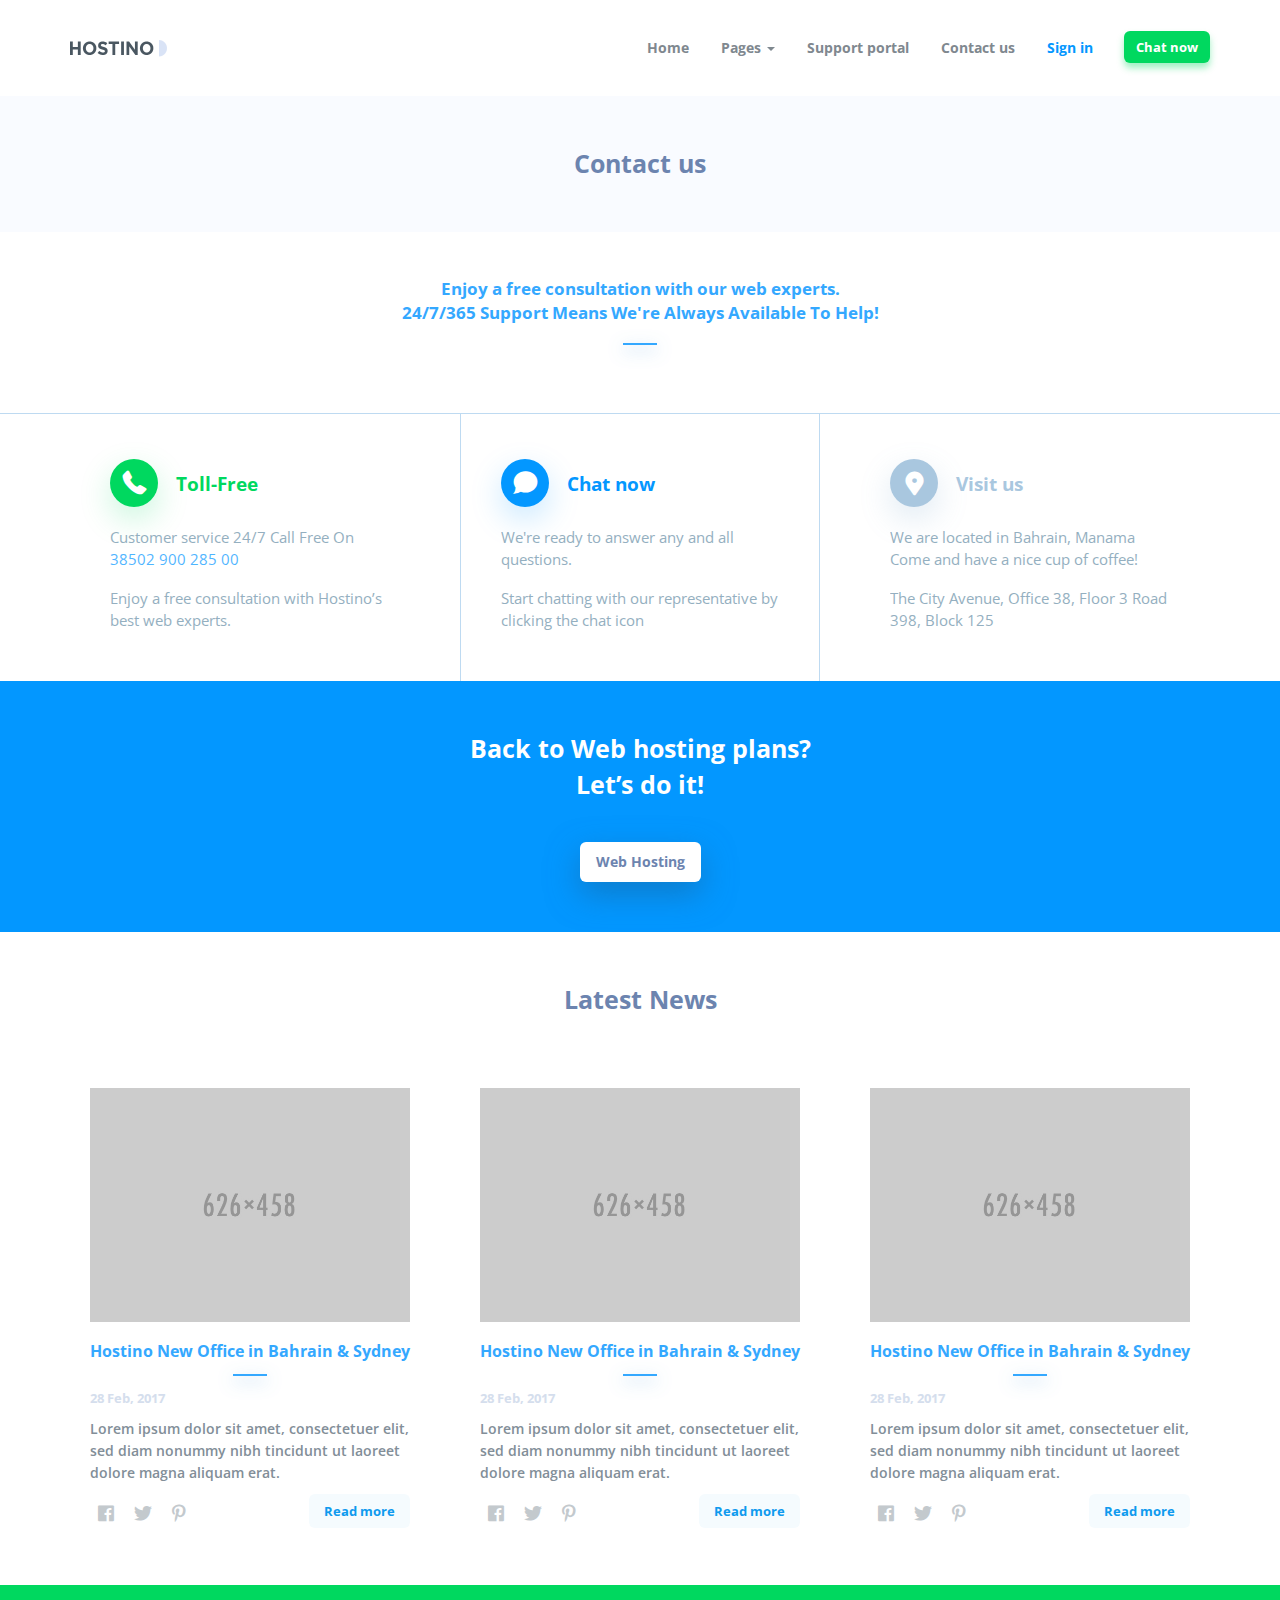
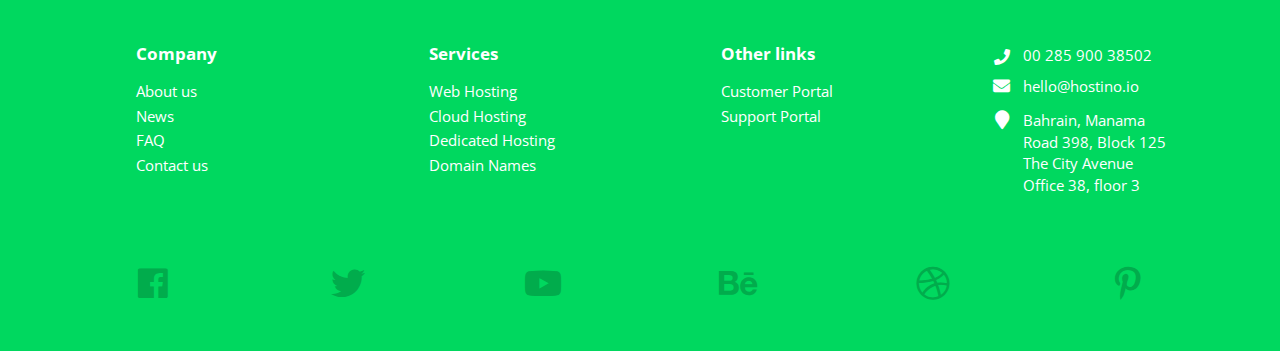
<file: contact.html>
<!doctype html>
<html>
<head>
<meta charset="UTF-8">
<meta name="viewport" content="width=device-width, initial-scale=1,maximum-scale=1, user-scalable=no">

<title>Hostino</title>
<link rel="stylesheet" type="text/css" href="css/bootstrap.min.css">
<link rel="stylesheet" type="text/css" href="css/fontawesome-all.min.css">
<link rel="stylesheet" type="text/css" href="css/slick.css">
<link rel="stylesheet" type="text/css" href="css/style.css">
</head>

<body>

<nav id="nav" class="navbar navbar-default navbar-full">
    <div class="container container-nav">
        <div class="navbar-header">
            <button aria-expanded="false" type="button" class="navbar-toggle collapsed" data-toggle="collapse" data-target="#bs">
                <span class="icon-bar"></span>
                <span class="icon-bar"></span>
                <span class="icon-bar"></span>
            </button>
            <a class="navbar-brand page-scroll" href="index.html">
                <img class="logo" src="images/logo.png" alt="Hostino">
            </a>
        </div>
        <div style="height: 1px;" role="main" aria-expanded="false" class="navbar-collapse collapse" id="bs">
             <ul class="nav navbar-nav navbar-right">
                <li><a href="index.html">Home</a></li>
                <li class="dropdown">
                    <a href="pages.html">Pages <span class="caret"></span></a>
                    <ul class="dropdown-menu">
                      <li><a href="about.html">About us</a></li>
                      <li><a href="webhosting.html">Web hosting plans</a></li>
                      <li><a href="domain.html">Domain names</a></li>
                      <li><a href="blog.html">Blog</a></li>
                    </ul>
                </li>
                <li><a href="support.html">Support portal</a></li>
                <li><a href="contact.html">Contact us</a></li>
                <li><a class="signin-button" href="signin.html">Sign in</a></li>
                <li><a class="chat-button" href="#">Chat now</a></li>
            </ul>
        </div>
    </div>
</nav>
<div id="page-head" class="container-fluid inner-page">
    <div class="container">
        <div class="row">
            <div class="col-md-12 text-center">
                <div class="page-title">Contact us</div>
            </div>
        </div>
    </div>
</div>
<div id="info-text" class="container-fluid">
    <div class="container">
        <div class="row">
            <div class="col-md-12">
                <div class="text">Enjoy a free consultation with our web experts.<br>
24/7/365 Support Means We're Always Available To Help!</div>
            </div>
        </div>
    </div>
</div>
<div id="contact-info" class="container-fluid">
    <div class="container">
        <div class="row">
            <div class="col-sm-4">
                <div class="info-box green-title">
                    <div class="info-title phone-icon">Toll-Free</div>
                    <div class="info-details"><p>Customer service 24/7
                    Call Free On <a href="#">38502 900 285 00</a></p>

                    <p>Enjoy a free consultation with Hostino’s
                    best web experts.</p></div>
                </div>
            </div>
            <div class="col-sm-4">
                <div class="info-box blue-title">
                    <div class="info-title chat-icon">Chat now</div>
                    <div class="info-details"><p>We're ready to answer any and all
                    questions.</p>

                    <p>Start chatting with our representative
                    by clicking the chat icon</p></div>
                </div>
            </div>
            <div class="col-sm-4">
                <div class="info-box grey-title">
                    <div class="info-title location-icon">Visit us</div>
                    <div class="info-details"><p>We are located in Bahrain, Manama
                    Come and have a nice cup of coffee!</p>

                    <p>The City Avenue, Office 38, Floor 3
                    Road 398, Block 125</p></div>
                </div>
            </div>
            
        </div>
    </div>
</div>
<div id="bluebg-info" class="container-fluid">
    <div class="container">
        <div class="row">
            <div class="col-md-12">
                <div class="text">Back to Web hosting plans?<br>
Let’s do it!</div>
                <a href="webhosting.html" class="white-button">Web Hosting</a>
            </div>
        </div>
    </div>
</div>
<div id="articles" class="container-fluid">
    <div class="container">
        <div class="row">
            <div class="col-md-12">
                <div class="row-title">Latest News</div>
            </div>
        </div>
        <div class="row">
            <div class="col-sm-6 col-md-4">
                <div class="article-summary">
                    <div class="article-img"><img src="images/article1.jpg" alt="" /></div>
                    <div class="article-title"><a href="post.html">Hostino New Office in Bahrain & Sydney</a></div>
                    <div class="article-date">28 Feb, 2017</div>
                    <div class="article-text">Lorem ipsum dolor sit amet, consectetuer elit, sed diam nonummy nibh tincidunt ut laoreet dolore magna aliquam erat.
                    </div>
                    <div class="article-links">
                        <div class="col-xs-6">
                            <div class="socialshare-holder">
                                <a href="#"><i class="fab fa-facebook"></i></a>
                                <a href="#"><i class="fab fa-twitter"></i></a>
                                <a href="#"><i class="fab fa-pinterest-p"></i></a>
                            </div>
                        </div>
                        <div class="col-xs-6">
                            <div class="readmore-holder">
                                <a href="post.html" class="readmore-button">Read more</a>
                            </div>
                        </div>
                    </div>
                </div>
            </div>
            <div class="col-sm-6 col-md-4">
                <div class="article-summary">
                    <div class="article-img"><img src="images/article2.jpg" alt="" /></div>
                    <div class="article-title"><a href="post.html">Hostino New Office in Bahrain & Sydney</a></div>
                    <div class="article-date">28 Feb, 2017</div>
                    <div class="article-text">Lorem ipsum dolor sit amet, consectetuer elit, sed diam nonummy nibh tincidunt ut laoreet dolore magna aliquam erat.
                    </div>
                    <div class="article-links">
                        <div class="col-xs-6">
                            <div class="socialshare-holder">
                                <a href="#"><i class="fab fa-facebook"></i></a>
                                <a href="#"><i class="fab fa-twitter"></i></a>
                                <a href="#"><i class="fab fa-pinterest-p"></i></a>
                            </div>
                        </div>
                        <div class="col-xs-6">
                            <div class="readmore-holder">
                                <a href="post.html" class="readmore-button">Read more</a>
                            </div>
                        </div>
                    </div>
                </div>
            </div>
            <div class="col-sm-6 col-md-4">
                <div class="article-summary">
                    <div class="article-img"><img src="images/article3.jpg" alt="" /></div>
                    <div class="article-title"><a href="post.html">Hostino New Office in Bahrain & Sydney</a></div>
                    <div class="article-date">28 Feb, 2017</div>
                    <div class="article-text">Lorem ipsum dolor sit amet, consectetuer elit, sed diam nonummy nibh tincidunt ut laoreet dolore magna aliquam erat.
                    </div>
                    <div class="article-links">
                        <div class="col-xs-6">
                            <div class="socialshare-holder">
                                <a href="#"><i class="fab fa-facebook"></i></a>
                                <a href="#"><i class="fab fa-twitter"></i></a>
                                <a href="#"><i class="fab fa-pinterest-p"></i></a>
                            </div>
                        </div>
                        <div class="col-xs-6">
                            <div class="readmore-holder">
                                <a href="post.html" class="readmore-button">Read more</a>
                            </div>
                        </div>
                    </div>
                </div>
            </div>
        </div>  
    </div>
</div>
<div id="footer" class="container-fluid">
    <div class="container">
        <div class="row">
            <div class="col-xs-6 col-sm-3 col-md-3">
                <div class="footer-menu-holder">
                    <h4>Company</h4>
                    <ul class="footer-menu">
                        <li><a href="about.html">About us</a></li>
                        <li><a href="blog.html">News</a></li>
                        <li><a href="faq.html">FAQ</a></li>
                        <li><a href="contact.html">Contact us</a></li>
                    </ul>
                </div>
            </div>
            <div class="col-xs-6 col-sm-3 col-md-3">
                <div class="footer-menu-holder">
                    <h4>Services</h4>
                    <ul class="footer-menu">
                        <li><a href="webhosting.html">Web Hosting</a></li>
                        <li><a href="webhosting.html">Cloud Hosting</a></li>
                        <li><a href="webhosting.html">Dedicated Hosting</a></li>
                        <li><a href="domain.html">Domain Names</a></li>
                    </ul>
                </div>
            </div>
            <div class="col-xs-6 col-sm-3 col-md-3">
                <div class="footer-menu-holder">
                    <h4>Other links</h4>
                    <ul class="footer-menu">
                        <li><a href="portal.html">Customer Portal</a></li>
                        <li><a href="support.html">Support Portal</a></li>
                    </ul>
                </div>
            </div>
            <div class="col-xs-6 col-sm-3 col-md-3">
                <div class="address-holder">
                    <div class="phone"><i class="fas fa-phone"></i> 00 285 900 38502</div>
                    <div class="email"><i class="fas fa-envelope"></i> hello@hostino.io</div>
                    <div class="address">
                        <i class="fas fa-map-marker"></i> 
                        <div>Bahrain, Manama<br>
                            Road 398, Block 125<br>
                            The City Avenue<br>
                            Office 38, floor 3</div>
                    </div>
                </div>
            </div>
        </div>
        <div class="social row">
            <div class="col-xs-2"><a href="#"><i class="fab fa-facebook"></i></a></div>
            <div class="col-xs-2"><a href="#"><i class="fab fa-twitter"></i></a></div>
            <div class="col-xs-2"><a href="#"><i class="fab fa-youtube"></i></a></div>
            <div class="col-xs-2"><a href="#"><i class="fab fa-behance"></i></a></div>
            <div class="col-xs-2"><a href="#"><i class="fab fa-dribbble"></i></a></div>
            <div class="col-xs-2"><a href="#"><i class="fab fa-pinterest-p"></i></a></div>
        </div>
    </div>
</div>
<script src="js/jquery.min.js"></script>
<script src="js/bootstrap.min.js"></script>
<script src="js/slick.min.js"></script>
<script src="js/main.js"></script>
</body>
</html>
</file>
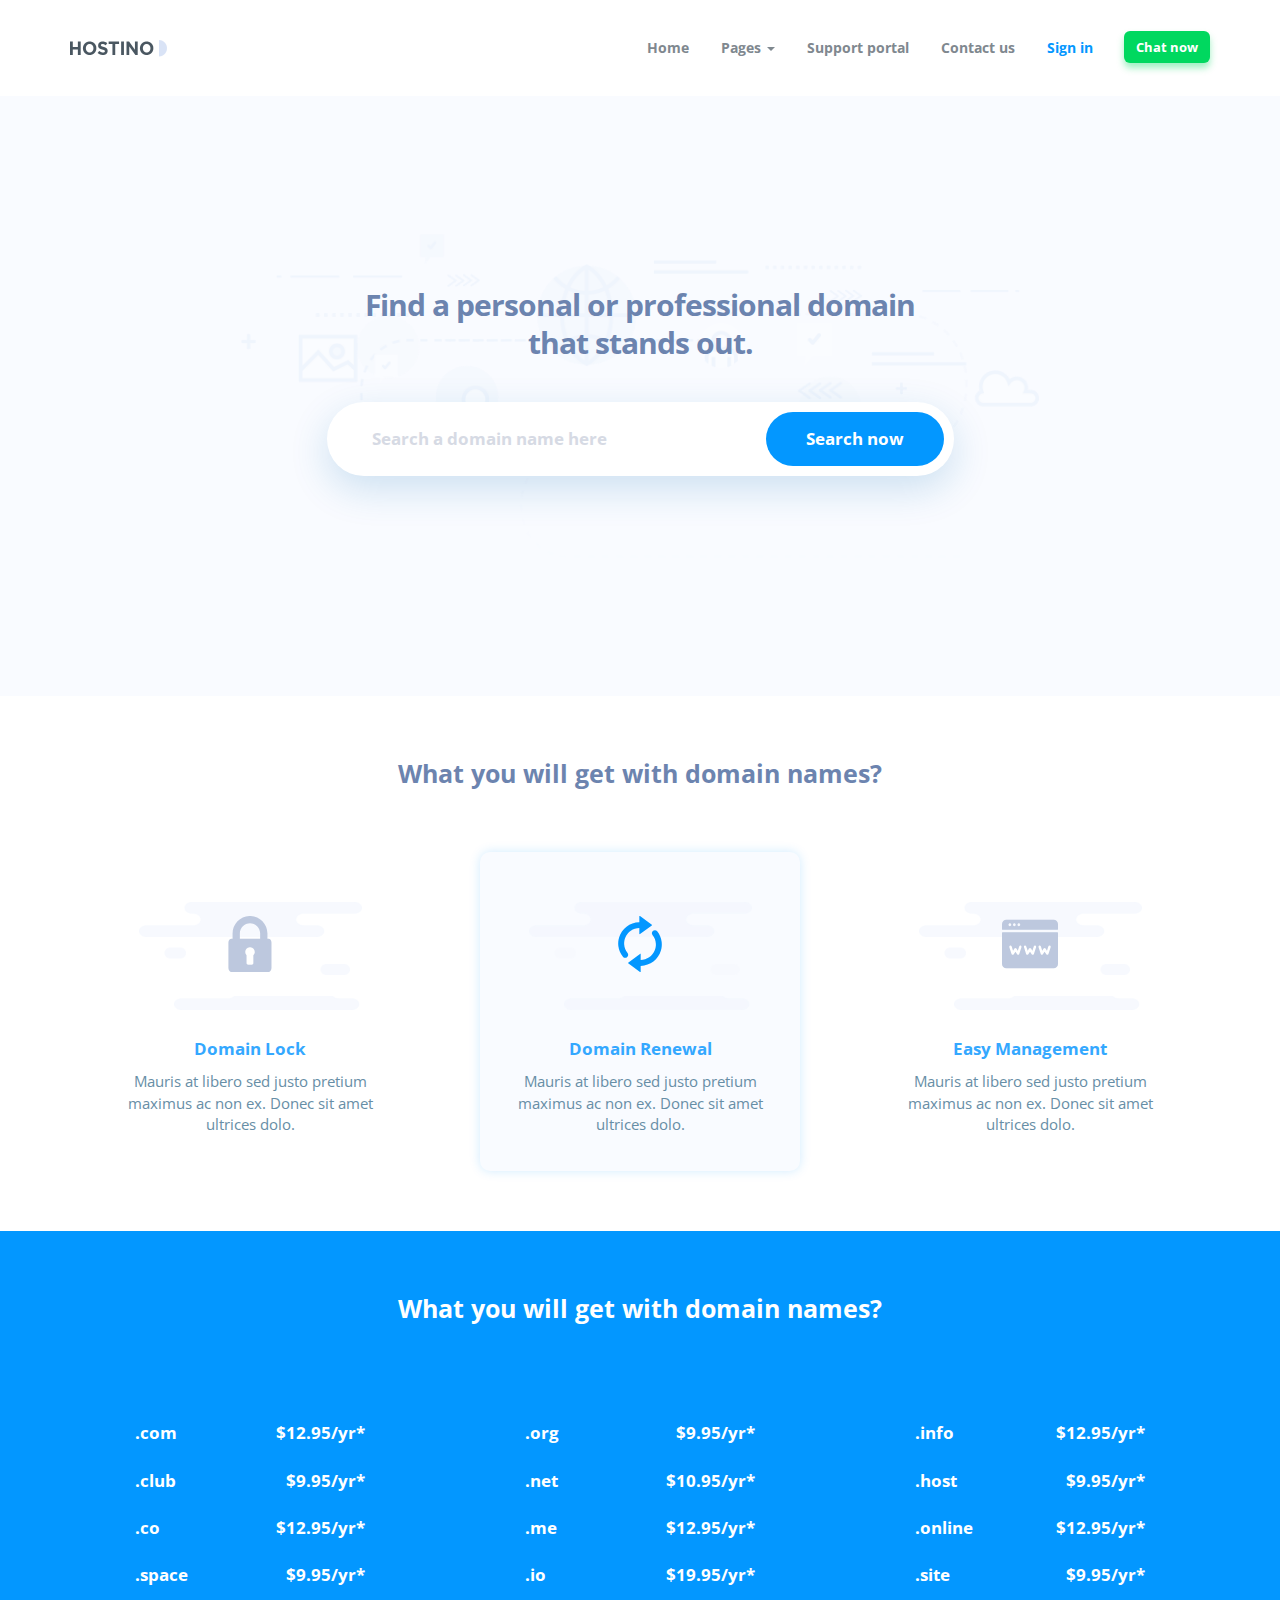
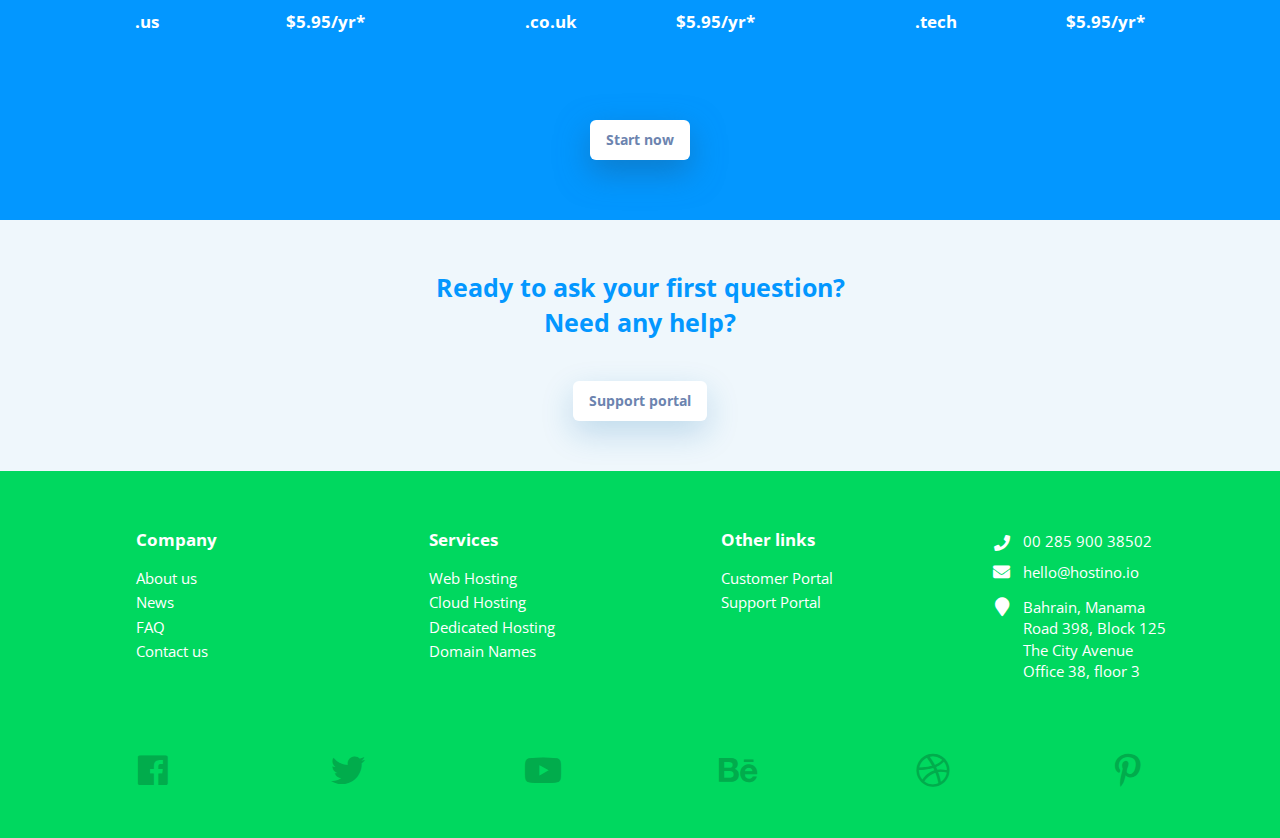
<file: domain.html>
<!doctype html>
<html>
<head>
<meta charset="UTF-8">
<meta name="viewport" content="width=device-width, initial-scale=1,maximum-scale=1, user-scalable=no">

<title>Hostino</title>
<link rel="stylesheet" type="text/css" href="css/bootstrap.min.css">
<link rel="stylesheet" type="text/css" href="css/fontawesome-all.min.css">
<link rel="stylesheet" type="text/css" href="css/slick.css">
<link rel="stylesheet" type="text/css" href="css/style.css">
</head>

<body>

<nav id="nav" class="navbar navbar-default navbar-full">
    <div class="container container-nav">
        <div class="navbar-header">
            <button aria-expanded="false" type="button" class="navbar-toggle collapsed" data-toggle="collapse" data-target="#bs">
                <span class="icon-bar"></span>
                <span class="icon-bar"></span>
                <span class="icon-bar"></span>
            </button>
            <a class="navbar-brand page-scroll" href="index.html">
                <img class="logo" src="images/logo.png" alt="Hostino">
            </a>
        </div>
        <div style="height: 1px;" role="main" aria-expanded="false" class="navbar-collapse collapse" id="bs">
             <ul class="nav navbar-nav navbar-right">
                <li><a href="index.html">Home</a></li>
                <li class="dropdown">
                    <a href="pages.html">Pages <span class="caret"></span></a>
                    <ul class="dropdown-menu">
                      <li><a href="about.html">About us</a></li>
                      <li><a href="webhosting.html">Web hosting plans</a></li>
                      <li><a href="domain.html">Domain names</a></li>
                      <li><a href="blog.html">Blog</a></li>
                    </ul>
                </li>
                <li><a href="support.html">Support portal</a></li>
                <li><a href="contact.html">Contact us</a></li>
                <li><a class="signin-button" href="signin.html">Sign in</a></li>
                <li><a class="chat-button" href="#">Chat now</a></li>
            </ul>
        </div>
    </div>
</nav>
<div id="domainsearch" class="container-fluid">
    <div class="container">
        <div class="row">
            <div class="col-md-12">
                <div class="domainsearch">
                    <div class="b-title">Find a personal or professional domain<br>
that stands out.</div>
                    <div class="domain-search-holder">
                        <form id="domain-search">
                            <input id="domain-text" type="text" name="domain" placeholder="Search a domain name here" />
                            <input id="search-btn" type="submit" name="submit" value="Search now" />
                        </form>
                    </div>
                </div>
            </div>
        </div>
    </div>
</div>
<div id="features" class="container-fluid">
    <div class="container">
        <div class="row">
            <div class="col-md-12">
                <div class="row-title">What you will get with domain names?</div>
            </div>
        </div>
        <div class="row">
            <div class="col-sm-4 col-md-4">
                <div class="mfeature-box">
                    <div class="mfeature-icon">
                        <div class="icon-bg"><img src="images/clouds-light.png" alt="" /></div>
                        <i class="hno hno-locked-padlock"></i>
                    </div>
                    <div class="mfeature-title">Domain Lock</div>
                    <div class="mfeature-details">Mauris at libero sed justo pretium maximus ac non ex. Donec sit amet ultrices dolo.</div>
                </div>
            </div>
            <div class="col-sm-4 col-md-4">
                <div class="mfeature-box active">
                    <div class="mfeature-icon">
                        <div class="icon-bg"><img src="images/clouds-light.png" alt="" /></div>
                        <i class="hno hno-refresh"></i>
                    </div>
                    <div class="mfeature-title">Domain Renewal</div>
                    <div class="mfeature-details">Mauris at libero sed justo pretium maximus ac non ex. Donec sit amet ultrices dolo.</div>
                </div>
            </div>
            <div class="col-sm-4 col-md-4">
                <div class="mfeature-box">
                    <div class="mfeature-icon">
                        <div class="icon-bg"><img src="images/clouds-light.png" alt="" /></div>
                        <i class="hno hno-domain-registration"></i>
                    </div>
                    <div class="mfeature-title">Easy Management</div>
                    <div class="mfeature-details">Mauris at libero sed justo pretium maximus ac non ex. Donec sit amet ultrices dolo.</div>
                </div>
            </div>
        </div>    
    </div>
</div>
<div id="domain-pricing" class="container-fluid">
    <div class="container">
        <div class="row">
            <div class="col-md-12">
                <div class="row-title">What you will get with domain names?</div>
            </div>
        </div>
        <div class="row domain-lists-holder">
            <div class="col-sm-4">
                <ul class="domain-list">
                    <li>
                        <div class="col-xs-6">.com</div>
                        <div class="col-xs-6">$12.95/yr*</div>
                    </li>
                    <li>
                        <div class="col-xs-6">.club</div>
                        <div class="col-xs-6">$9.95/yr*</div>
                    </li>
                    <li>
                        <div class="col-xs-6">.co</div>
                        <div class="col-xs-6">$12.95/yr*</div>
                    </li>
                    <li>
                        <div class="col-xs-6">.space</div>
                        <div class="col-xs-6">$9.95/yr*</div>
                    </li>
                    <li>
                        <div class="col-xs-6">.us</div>
                        <div class="col-xs-6">$5.95/yr*</div>
                    </li>
                    
                </ul>
            </div>
            <div class="col-sm-4">
                <ul class="domain-list">
                    <li>
                        <div class="col-xs-6">.org</div>
                        <div class="col-xs-6">$9.95/yr*</div>
                    </li>
                    <li>
                        <div class="col-xs-6">.net</div>
                        <div class="col-xs-6">$10.95/yr*</div>
                    </li>
                    <li>
                        <div class="col-xs-6">.me</div>
                        <div class="col-xs-6">$12.95/yr*</div>
                    </li>
                    <li>
                        <div class="col-xs-6">.io</div>
                        <div class="col-xs-6">$19.95/yr*</div>
                    </li>
                    <li>
                        <div class="col-xs-6">.co.uk</div>
                        <div class="col-xs-6">$5.95/yr*</div>
                    </li>
                    
                </ul>
            </div>
            <div class="col-sm-4">
                <ul class="domain-list">
                    <li>
                        <div class="col-xs-6">.info</div>
                        <div class="col-xs-6">$12.95/yr*</div>
                    </li>
                    <li>
                        <div class="col-xs-6">.host</div>
                        <div class="col-xs-6">$9.95/yr*</div>
                    </li>
                    <li>
                        <div class="col-xs-6">.online</div>
                        <div class="col-xs-6">$12.95/yr*</div>
                    </li>
                    <li>
                        <div class="col-xs-6">.site</div>
                        <div class="col-xs-6">$9.95/yr*</div>
                    </li>
                    <li>
                        <div class="col-xs-6">.tech</div>
                        <div class="col-xs-6">$5.95/yr*</div>
                    </li>
                    
                </ul>
            </div>
            
        </div>
        <div class="row">
            <div class="col-md-12">
                 <a href="signup.html" class="white-button">Start now</a>
            </div>
        </div>
    </div>
</div>
<div id="greybg-info" class="container-fluid">
    <div class="container">
        <div class="row">
            <div class="col-md-12">
                <div class="text">Ready to ask your first question?<br>
Need any help?</div>
                <a href="support.html" class="white-less-shadow-button">Support portal</a>
            </div>
        </div>
    </div>
</div>
<div id="footer" class="container-fluid">
    <div class="container">
        <div class="row">
            <div class="col-xs-6 col-sm-3 col-md-3">
                <div class="footer-menu-holder">
                    <h4>Company</h4>
                    <ul class="footer-menu">
                        <li><a href="about.html">About us</a></li>
                        <li><a href="blog.html">News</a></li>
                        <li><a href="faq.html">FAQ</a></li>
                        <li><a href="contact.html">Contact us</a></li>
                    </ul>
                </div>
            </div>
            <div class="col-xs-6 col-sm-3 col-md-3">
                <div class="footer-menu-holder">
                    <h4>Services</h4>
                    <ul class="footer-menu">
                        <li><a href="webhosting.html">Web Hosting</a></li>
                        <li><a href="webhosting.html">Cloud Hosting</a></li>
                        <li><a href="webhosting.html">Dedicated Hosting</a></li>
                        <li><a href="domain.html">Domain Names</a></li>
                    </ul>
                </div>
            </div>
            <div class="col-xs-6 col-sm-3 col-md-3">
                <div class="footer-menu-holder">
                    <h4>Other links</h4>
                    <ul class="footer-menu">
                        <li><a href="portal.html">Customer Portal</a></li>
                        <li><a href="support.html">Support Portal</a></li>
                    </ul>
                </div>
            </div>
            <div class="col-xs-6 col-sm-3 col-md-3">
                <div class="address-holder">
                    <div class="phone"><i class="fas fa-phone"></i> 00 285 900 38502</div>
                    <div class="email"><i class="fas fa-envelope"></i> hello@hostino.io</div>
                    <div class="address">
                        <i class="fas fa-map-marker"></i> 
                        <div>Bahrain, Manama<br>
                            Road 398, Block 125<br>
                            The City Avenue<br>
                            Office 38, floor 3</div>
                    </div>
                </div>
            </div>
        </div>
        <div class="social row">
            <div class="col-xs-2"><a href="#"><i class="fab fa-facebook"></i></a></div>
            <div class="col-xs-2"><a href="#"><i class="fab fa-twitter"></i></a></div>
            <div class="col-xs-2"><a href="#"><i class="fab fa-youtube"></i></a></div>
            <div class="col-xs-2"><a href="#"><i class="fab fa-behance"></i></a></div>
            <div class="col-xs-2"><a href="#"><i class="fab fa-dribbble"></i></a></div>
            <div class="col-xs-2"><a href="#"><i class="fab fa-pinterest-p"></i></a></div>
        </div>
    </div>
</div>
<script src="js/jquery.min.js"></script>
<script src="js/bootstrap.min.js"></script>
<script src="js/slick.min.js"></script>
<script src="js/main.js"></script>
</body>
</html>
</file>
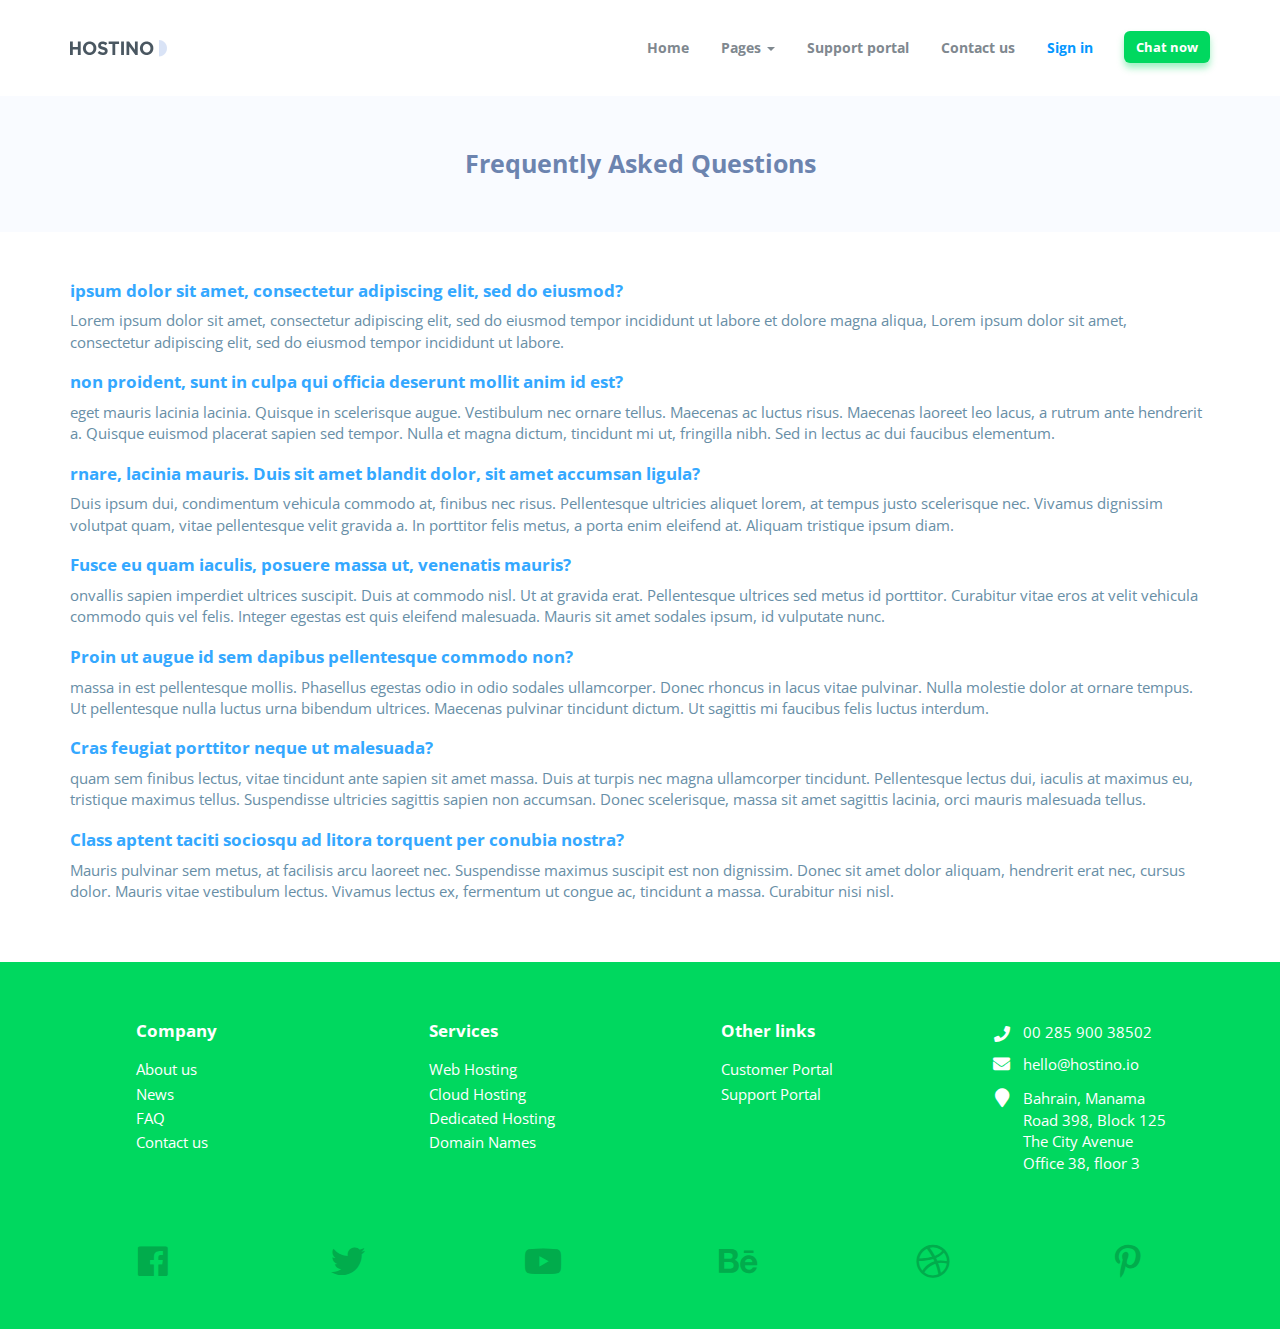
<file: faq.html>
<!doctype html>
<html>
<head>
<meta charset="UTF-8">
<meta name="viewport" content="width=device-width, initial-scale=1,maximum-scale=1, user-scalable=no">

<title>Hostino</title>
<link rel="stylesheet" type="text/css" href="css/bootstrap.min.css">
<link rel="stylesheet" type="text/css" href="css/fontawesome-all.min.css">
<link rel="stylesheet" type="text/css" href="css/slick.css">
<link rel="stylesheet" type="text/css" href="css/style.css">
</head>

<body>

<nav id="nav" class="navbar navbar-default navbar-full">
    <div class="container container-nav">
        <div class="navbar-header">
            <button aria-expanded="false" type="button" class="navbar-toggle collapsed" data-toggle="collapse" data-target="#bs">
                <span class="icon-bar"></span>
                <span class="icon-bar"></span>
                <span class="icon-bar"></span>
            </button>
            <a class="navbar-brand page-scroll" href="index.html">
                <img class="logo" src="images/logo.png" alt="Hostino">
            </a>
        </div>
        <div style="height: 1px;" role="main" aria-expanded="false" class="navbar-collapse collapse" id="bs">
             <ul class="nav navbar-nav navbar-right">
                <li><a href="index.html">Home</a></li>
                <li class="dropdown">
                    <a href="pages.html">Pages <span class="caret"></span></a>
                    <ul class="dropdown-menu">
                      <li><a href="about.html">About us</a></li>
                      <li><a href="webhosting.html">Web hosting plans</a></li>
                      <li><a href="domain.html">Domain names</a></li>
                      <li><a href="blog.html">Blog</a></li>
                    </ul>
                </li>
                <li><a href="support.html">Support portal</a></li>
                <li><a href="contact.html">Contact us</a></li>
                <li><a class="signin-button" href="signin.html">Sign in</a></li>
                <li><a class="chat-button" href="#">Chat now</a></li>
            </ul>
        </div>
    </div>
</nav>
<div id="page-head" class="container-fluid inner-page">
    <div class="container">
        <div class="row">
            <div class="col-md-12 text-center">
                <div class="page-title">Frequently Asked Questions</div>
            </div>
        </div>
    </div>
</div>
<div id="page-content" class="container-fluid">
    <div class="container">
        <div class="row">
            <div class="col-xs-12">
                <div class="content-holder">
                    <h4>ipsum dolor sit amet, consectetur adipiscing elit, sed do eiusmod?</h4>
                    <p>Lorem ipsum dolor sit amet, consectetur adipiscing elit, sed do eiusmod tempor incididunt ut labore et dolore magna aliqua, Lorem ipsum dolor sit amet, consectetur adipiscing elit, sed do eiusmod tempor incididunt ut labore.</p>

                    <h4>non proident, sunt in culpa qui officia deserunt mollit anim id est?</h4>
                    <p>eget mauris lacinia lacinia. Quisque in scelerisque augue. Vestibulum nec ornare tellus. Maecenas ac luctus risus. Maecenas laoreet leo lacus, a rutrum ante hendrerit a. Quisque euismod placerat sapien sed tempor. Nulla et magna dictum, tincidunt mi ut, fringilla nibh. Sed in lectus ac dui faucibus elementum.</p>

                    <h4>rnare, lacinia mauris. Duis sit amet blandit dolor, sit amet accumsan ligula?</h4>
                    <p>Duis ipsum dui, condimentum vehicula commodo at, finibus nec risus. Pellentesque ultricies aliquet lorem, at tempus justo scelerisque nec. Vivamus dignissim volutpat quam, vitae pellentesque velit gravida a. In porttitor felis metus, a porta enim eleifend at. Aliquam tristique ipsum diam.</p>

                    <h4>Fusce eu quam iaculis, posuere massa ut, venenatis mauris?</h4>
                    <p>onvallis sapien imperdiet ultrices suscipit. Duis at commodo nisl. Ut at gravida erat. Pellentesque ultrices sed metus id porttitor. Curabitur vitae eros at velit vehicula commodo quis vel felis. Integer egestas est quis eleifend malesuada. Mauris sit amet sodales ipsum, id vulputate nunc.</p>

                    <h4>Proin ut augue id sem dapibus pellentesque commodo non?</h4>
                    <p>massa in est pellentesque mollis. Phasellus egestas odio in odio sodales ullamcorper. Donec rhoncus in lacus vitae pulvinar. Nulla molestie dolor at ornare tempus. Ut pellentesque nulla luctus urna bibendum ultrices. Maecenas pulvinar tincidunt dictum. Ut sagittis mi faucibus felis luctus interdum.</p>

                    <h4>Cras feugiat porttitor neque ut malesuada?</h4>
                    <p>quam sem finibus lectus, vitae tincidunt ante sapien sit amet massa. Duis at turpis nec magna ullamcorper tincidunt. Pellentesque lectus dui, iaculis at maximus eu, tristique maximus tellus. Suspendisse ultricies sagittis sapien non accumsan. Donec scelerisque, massa sit amet sagittis lacinia, orci mauris malesuada tellus.</p>

                    <h4>Class aptent taciti sociosqu ad litora torquent per conubia nostra?</h4>
                    <p>Mauris pulvinar sem metus, at facilisis arcu laoreet nec. Suspendisse maximus suscipit est non dignissim. Donec sit amet dolor aliquam, hendrerit erat nec, cursus dolor. Mauris vitae vestibulum lectus. Vivamus lectus ex, fermentum ut congue ac, tincidunt a massa. Curabitur nisi nisl.</p>
                </div>
            </div>
        </div>
    </div>
</div>
<div id="footer" class="container-fluid">
    <div class="container">
        <div class="row">
            <div class="col-xs-6 col-sm-3 col-md-3">
                <div class="footer-menu-holder">
                    <h4>Company</h4>
                    <ul class="footer-menu">
                        <li><a href="about.html">About us</a></li>
                        <li><a href="blog.html">News</a></li>
                        <li><a href="faq.html">FAQ</a></li>
                        <li><a href="contact.html">Contact us</a></li>
                    </ul>
                </div>
            </div>
            <div class="col-xs-6 col-sm-3 col-md-3">
                <div class="footer-menu-holder">
                    <h4>Services</h4>
                    <ul class="footer-menu">
                        <li><a href="webhosting.html">Web Hosting</a></li>
                        <li><a href="webhosting.html">Cloud Hosting</a></li>
                        <li><a href="webhosting.html">Dedicated Hosting</a></li>
                        <li><a href="domain.html">Domain Names</a></li>
                    </ul>
                </div>
            </div>
            <div class="col-xs-6 col-sm-3 col-md-3">
                <div class="footer-menu-holder">
                    <h4>Other links</h4>
                    <ul class="footer-menu">
                        <li><a href="portal.html">Customer Portal</a></li>
                        <li><a href="support.html">Support Portal</a></li>
                    </ul>
                </div>
            </div>
            <div class="col-xs-6 col-sm-3 col-md-3">
                <div class="address-holder">
                    <div class="phone"><i class="fas fa-phone"></i> 00 285 900 38502</div>
                    <div class="email"><i class="fas fa-envelope"></i> hello@hostino.io</div>
                    <div class="address">
                        <i class="fas fa-map-marker"></i> 
                        <div>Bahrain, Manama<br>
                            Road 398, Block 125<br>
                            The City Avenue<br>
                            Office 38, floor 3</div>
                    </div>
                </div>
            </div>
        </div>
        <div class="social row">
            <div class="col-xs-2"><a href="#"><i class="fab fa-facebook"></i></a></div>
            <div class="col-xs-2"><a href="#"><i class="fab fa-twitter"></i></a></div>
            <div class="col-xs-2"><a href="#"><i class="fab fa-youtube"></i></a></div>
            <div class="col-xs-2"><a href="#"><i class="fab fa-behance"></i></a></div>
            <div class="col-xs-2"><a href="#"><i class="fab fa-dribbble"></i></a></div>
            <div class="col-xs-2"><a href="#"><i class="fab fa-pinterest-p"></i></a></div>
        </div>
    </div>
</div>
<script src="js/jquery.min.js"></script>
<script src="js/bootstrap.min.js"></script>
<script src="js/slick.min.js"></script>
<script src="js/main.js"></script>
</body>
</html>
</file>
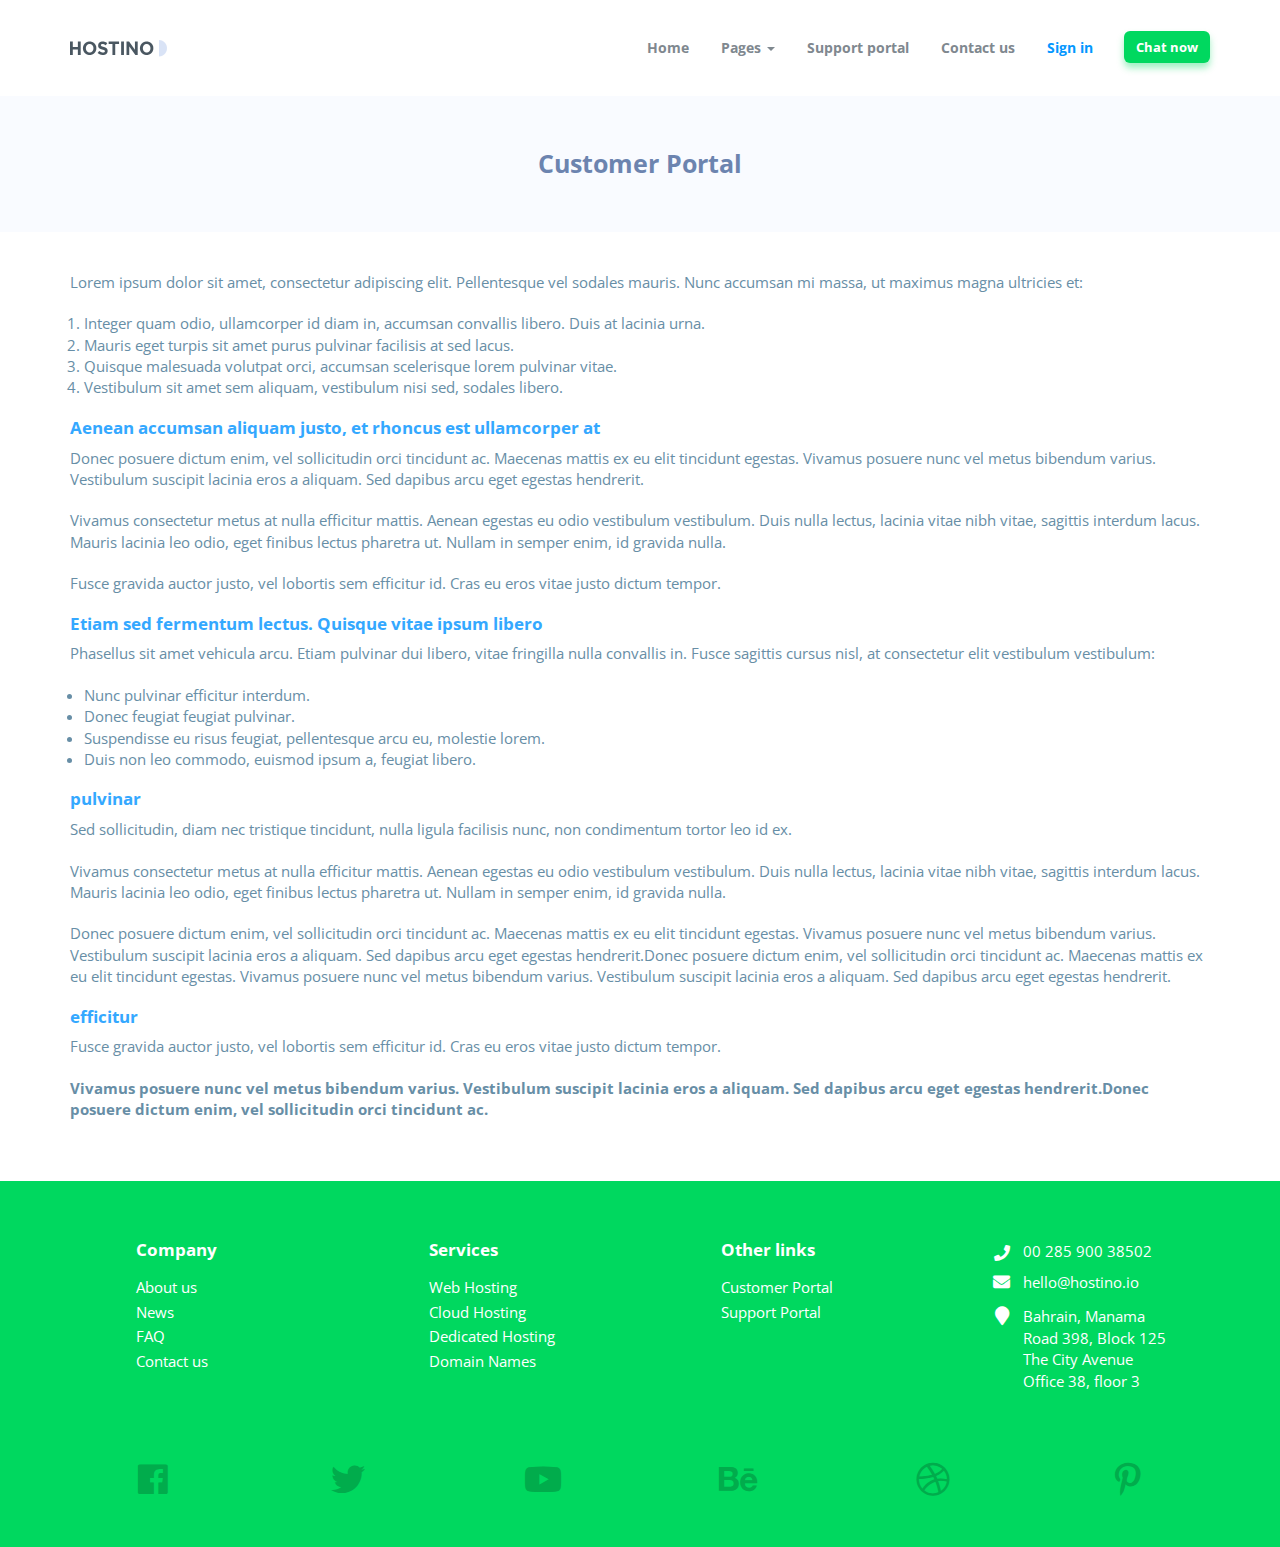
<file: portal.html>
<!doctype html>
<html>
<head>
<meta charset="UTF-8">
<meta name="viewport" content="width=device-width, initial-scale=1,maximum-scale=1, user-scalable=no">

<title>Hostino</title>
<link rel="stylesheet" type="text/css" href="css/bootstrap.min.css">
<link rel="stylesheet" type="text/css" href="css/fontawesome-all.min.css">
<link rel="stylesheet" type="text/css" href="css/slick.css">
<link rel="stylesheet" type="text/css" href="css/style.css">
</head>

<body>

<nav id="nav" class="navbar navbar-default navbar-full">
    <div class="container container-nav">
        <div class="navbar-header">
            <button aria-expanded="false" type="button" class="navbar-toggle collapsed" data-toggle="collapse" data-target="#bs">
                <span class="icon-bar"></span>
                <span class="icon-bar"></span>
                <span class="icon-bar"></span>
            </button>
            <a class="navbar-brand page-scroll" href="index.html">
                <img class="logo" src="images/logo.png" alt="Hostino">
            </a>
        </div>
        <div style="height: 1px;" role="main" aria-expanded="false" class="navbar-collapse collapse" id="bs">
             <ul class="nav navbar-nav navbar-right">
                <li><a href="index.html">Home</a></li>
                <li class="dropdown">
                    <a href="pages.html">Pages <span class="caret"></span></a>
                    <ul class="dropdown-menu">
                      <li><a href="about.html">About us</a></li>
                      <li><a href="webhosting.html">Web hosting plans</a></li>
                      <li><a href="domain.html">Domain names</a></li>
                      <li><a href="blog.html">Blog</a></li>
                    </ul>
                </li>
                <li><a href="support.html">Support portal</a></li>
                <li><a href="contact.html">Contact us</a></li>
                <li><a class="signin-button" href="signin.html">Sign in</a></li>
                <li><a class="chat-button" href="#">Chat now</a></li>
            </ul>
        </div>
    </div>
</nav>
<div id="page-head" class="container-fluid inner-page">
    <div class="container">
        <div class="row">
            <div class="col-md-12 text-center">
                <div class="page-title">Customer Portal</div>
            </div>
        </div>
    </div>
</div>
<div id="page-content" class="container-fluid">
    <div class="container">
        <div class="row">
            <div class="col-xs-12">
                <div class="content-holder">
                    <p>Lorem ipsum dolor sit amet, consectetur adipiscing elit. Pellentesque vel sodales mauris. Nunc accumsan mi massa, ut maximus magna ultricies et:</p>
                    <ol>
                        <li>Integer quam odio, ullamcorper id diam in, accumsan convallis libero. Duis at lacinia urna.</li>
                        <li>Mauris eget turpis sit amet purus pulvinar facilisis at sed lacus.</li>
                        <li>Quisque malesuada volutpat orci, accumsan scelerisque lorem pulvinar vitae.</li>
                        <li>Vestibulum sit amet sem aliquam, vestibulum nisi sed, sodales libero.</li>
                    </ol>

                    <h4>Aenean accumsan aliquam justo, et rhoncus est ullamcorper at</h4>
                    <p>Donec posuere dictum enim, vel sollicitudin orci tincidunt ac. Maecenas mattis ex eu elit tincidunt egestas. Vivamus posuere nunc vel metus bibendum varius. Vestibulum suscipit lacinia eros a aliquam. Sed dapibus arcu eget egestas hendrerit.</p>

                    <p>Vivamus consectetur metus at nulla efficitur mattis. Aenean egestas eu odio vestibulum vestibulum. Duis nulla lectus, lacinia vitae nibh vitae, sagittis interdum lacus. Mauris lacinia leo odio, eget finibus lectus pharetra ut. Nullam in semper enim, id gravida nulla.</p>

                    <p>Fusce gravida auctor justo, vel lobortis sem efficitur id. Cras eu eros vitae justo dictum tempor.</p>

                    <h4>Etiam sed fermentum lectus. Quisque vitae ipsum libero</h4>
                    <p>Phasellus sit amet vehicula arcu. Etiam pulvinar dui libero, vitae fringilla nulla convallis in. Fusce sagittis cursus nisl, at consectetur elit vestibulum vestibulum:</p>
                    <ul>
                        <li>Nunc pulvinar efficitur interdum.</li>
                        <li>Donec feugiat feugiat pulvinar.</li>
                        <li>Suspendisse eu risus feugiat, pellentesque arcu eu, molestie lorem. </li>
                        <li>Duis non leo commodo, euismod ipsum a, feugiat libero.</li>
                    </ul>
                    <h4>pulvinar</h4> 
                    <p>Sed sollicitudin, diam nec tristique tincidunt, nulla ligula facilisis nunc, non condimentum tortor leo id ex.</p>

                    <p>Vivamus consectetur metus at nulla efficitur mattis. Aenean egestas eu odio vestibulum vestibulum. Duis nulla lectus, lacinia vitae nibh vitae, sagittis interdum lacus. Mauris lacinia leo odio, eget finibus lectus pharetra ut. Nullam in semper enim, id gravida nulla.</p>

                    <p>Donec posuere dictum enim, vel sollicitudin orci tincidunt ac. Maecenas mattis ex eu elit tincidunt egestas. Vivamus posuere nunc vel metus bibendum varius. Vestibulum suscipit lacinia eros a aliquam. Sed dapibus arcu eget egestas hendrerit.Donec posuere dictum enim, vel sollicitudin orci tincidunt ac. Maecenas mattis ex eu elit tincidunt egestas. Vivamus posuere nunc vel metus bibendum varius. Vestibulum suscipit lacinia eros a aliquam. Sed dapibus arcu eget egestas hendrerit.</p>

                    <h4>efficitur</h4>

                    <p>Fusce gravida auctor justo, vel lobortis sem efficitur id. Cras eu eros vitae justo dictum tempor.</p>

                    <p><strong>Vivamus posuere nunc vel metus bibendum varius. Vestibulum suscipit lacinia eros a aliquam. Sed dapibus arcu eget egestas hendrerit.Donec posuere dictum enim, vel sollicitudin orci tincidunt ac.</strong></p>
                </div>
            </div>
        </div>
    </div>
</div>
<div id="footer" class="container-fluid">
    <div class="container">
        <div class="row">
            <div class="col-xs-6 col-sm-3 col-md-3">
                <div class="footer-menu-holder">
                    <h4>Company</h4>
                    <ul class="footer-menu">
                        <li><a href="about.html">About us</a></li>
                        <li><a href="blog.html">News</a></li>
                        <li><a href="faq.html">FAQ</a></li>
                        <li><a href="contact.html">Contact us</a></li>
                    </ul>
                </div>
            </div>
            <div class="col-xs-6 col-sm-3 col-md-3">
                <div class="footer-menu-holder">
                    <h4>Services</h4>
                    <ul class="footer-menu">
                        <li><a href="webhosting.html">Web Hosting</a></li>
                        <li><a href="webhosting.html">Cloud Hosting</a></li>
                        <li><a href="webhosting.html">Dedicated Hosting</a></li>
                        <li><a href="domain.html">Domain Names</a></li>
                    </ul>
                </div>
            </div>
            <div class="col-xs-6 col-sm-3 col-md-3">
                <div class="footer-menu-holder">
                    <h4>Other links</h4>
                    <ul class="footer-menu">
                        <li><a href="portal.html">Customer Portal</a></li>
                        <li><a href="support.html">Support Portal</a></li>
                    </ul>
                </div>
            </div>
            <div class="col-xs-6 col-sm-3 col-md-3">
                <div class="address-holder">
                    <div class="phone"><i class="fas fa-phone"></i> 00 285 900 38502</div>
                    <div class="email"><i class="fas fa-envelope"></i> hello@hostino.io</div>
                    <div class="address">
                        <i class="fas fa-map-marker"></i> 
                        <div>Bahrain, Manama<br>
                            Road 398, Block 125<br>
                            The City Avenue<br>
                            Office 38, floor 3</div>
                    </div>
                </div>
            </div>
        </div>
        <div class="social row">
            <div class="col-xs-2"><a href="#"><i class="fab fa-facebook"></i></a></div>
            <div class="col-xs-2"><a href="#"><i class="fab fa-twitter"></i></a></div>
            <div class="col-xs-2"><a href="#"><i class="fab fa-youtube"></i></a></div>
            <div class="col-xs-2"><a href="#"><i class="fab fa-behance"></i></a></div>
            <div class="col-xs-2"><a href="#"><i class="fab fa-dribbble"></i></a></div>
            <div class="col-xs-2"><a href="#"><i class="fab fa-pinterest-p"></i></a></div>
        </div>
    </div>
</div>
<script src="js/jquery.min.js"></script>
<script src="js/bootstrap.min.js"></script>
<script src="js/slick.min.js"></script>
<script src="js/main.js"></script>
</body>
</html>
</file>
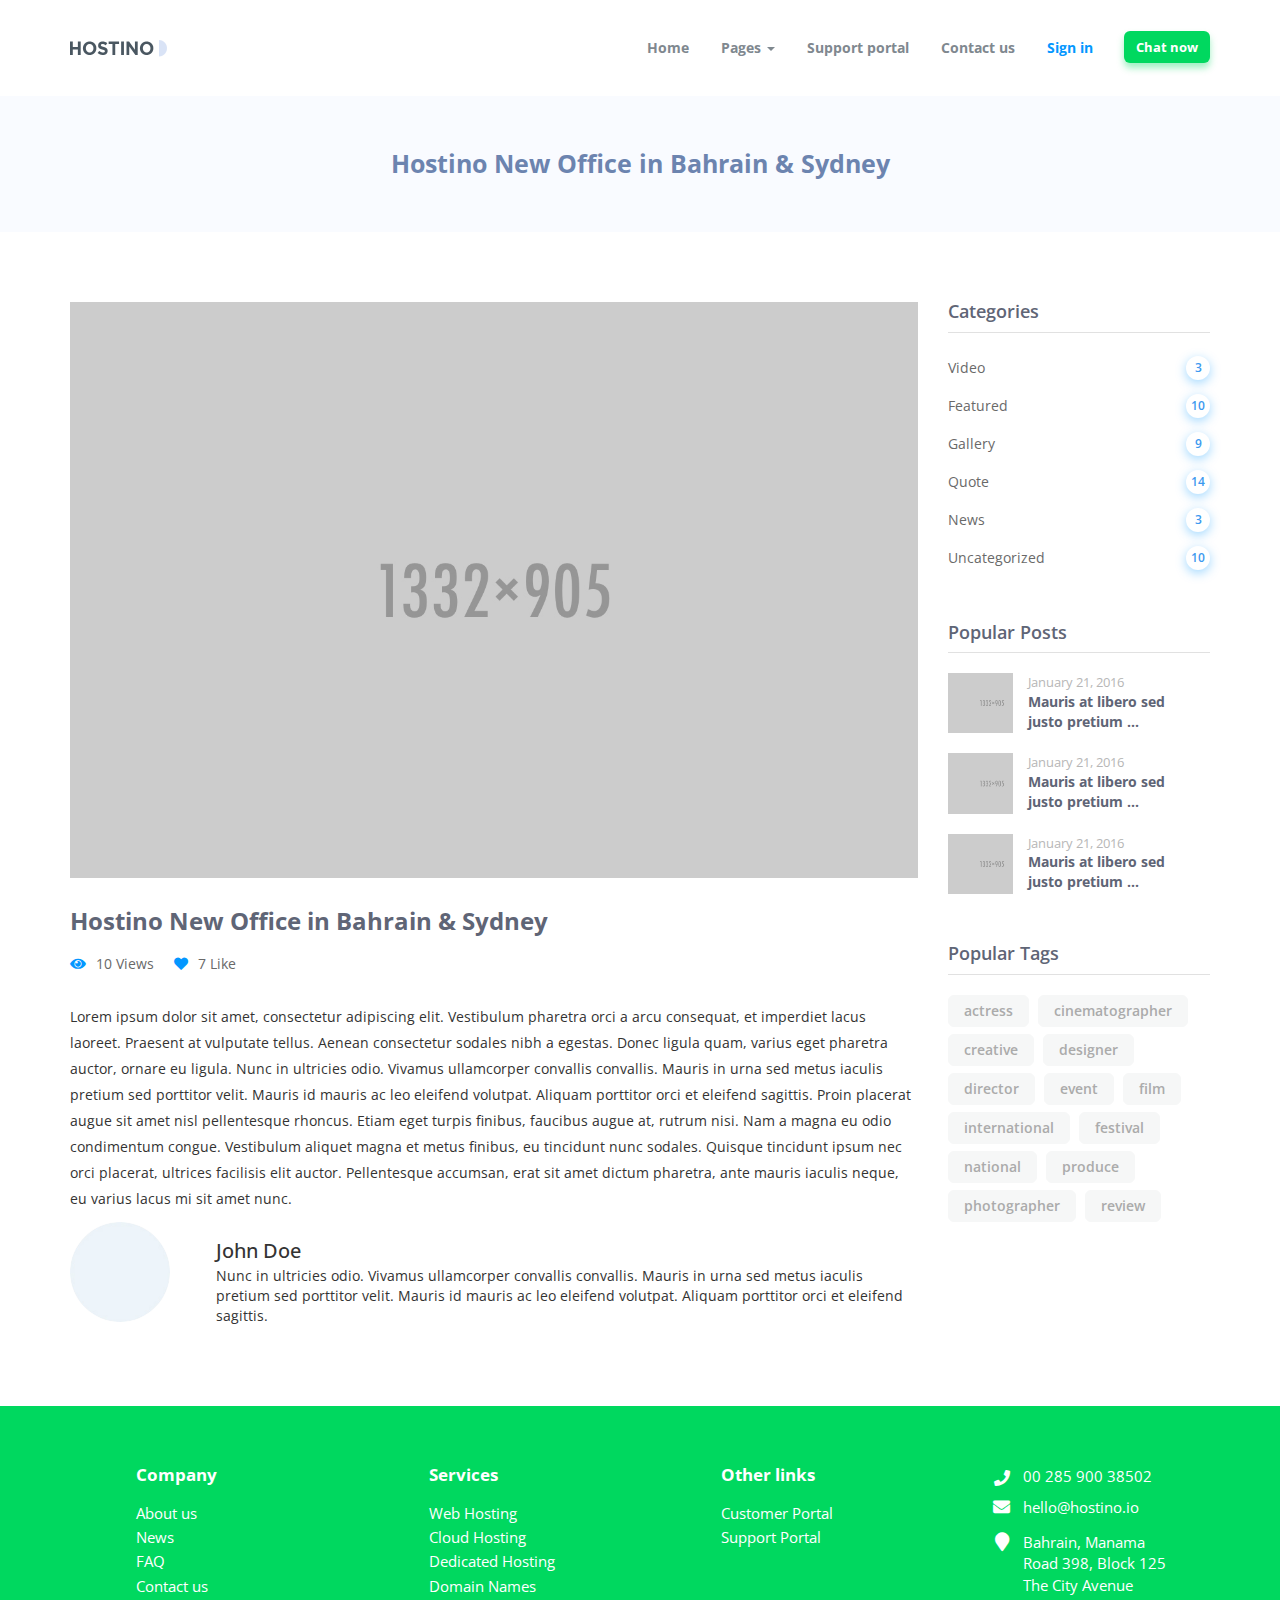
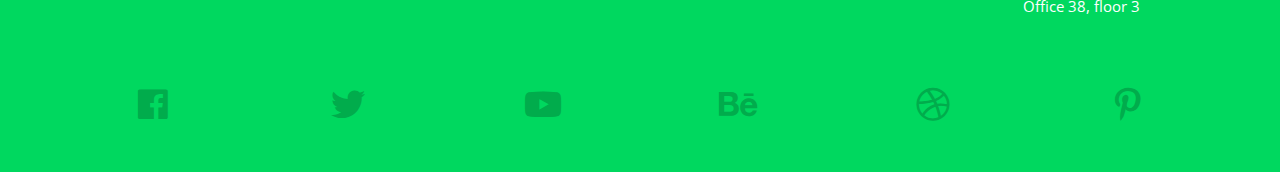
<file: post.html>
<!doctype html>
<html>
<head>
<meta charset="UTF-8">
<meta name="viewport" content="width=device-width, initial-scale=1,maximum-scale=1, user-scalable=no">

<title>Hostino</title>
<link rel="stylesheet" type="text/css" href="css/bootstrap.min.css">
<link rel="stylesheet" type="text/css" href="css/fontawesome-all.min.css">
<link rel="stylesheet" type="text/css" href="css/slick.css">
<link rel="stylesheet" type="text/css" href="css/style.css">
</head>

<body>

<nav id="nav" class="navbar navbar-default navbar-full">
    <div class="container container-nav">
        <div class="navbar-header">
            <button aria-expanded="false" type="button" class="navbar-toggle collapsed" data-toggle="collapse" data-target="#bs">
                <span class="icon-bar"></span>
                <span class="icon-bar"></span>
                <span class="icon-bar"></span>
            </button>
            <a class="navbar-brand page-scroll" href="index.html">
                <img class="logo" src="images/logo.png" alt="Hostino">
            </a>
        </div>
        <div style="height: 1px;" role="main" aria-expanded="false" class="navbar-collapse collapse" id="bs">
             <ul class="nav navbar-nav navbar-right">
                <li><a href="index.html">Home</a></li>
                <li class="dropdown">
                    <a href="pages.html">Pages <span class="caret"></span></a>
                    <ul class="dropdown-menu">
                      <li><a href="about.html">About us</a></li>
                      <li><a href="webhosting.html">Web hosting plans</a></li>
                      <li><a href="domain.html">Domain names</a></li>
                      <li><a href="blog.html">Blog</a></li>
                    </ul>
                </li>
                <li><a href="support.html">Support portal</a></li>
                <li><a href="contact.html">Contact us</a></li>
                <li><a class="signin-button" href="signin.html">Sign in</a></li>
                <li><a class="chat-button" href="#">Chat now</a></li>
            </ul>
        </div>
    </div>
</nav>
<div id="page-head" class="container-fluid inner-page">
    <div class="container">
        <div class="row">
            <div class="col-md-12 text-center">
                <div class="page-title">Hostino New Office in Bahrain & Sydney</div>
            </div>
        </div>
    </div>
</div>
<div id="post-content" class="container-fluid">
    <div class="container">
        <div id="post-body" class="row">
            <div id="post-holder" class="col-md-9">
                <div id="post-1" class="post">
                    <div class="post-thumbnail">
                        <img src="images/post.jpg" class="post-image" alt="">			
                    </div>
                    <h4 class="post-title">Hostino New Office in Bahrain & Sydney</h4>		
                    <div class="meta">
                        <span class="view">10 Views</span><span class="like"><a href="#" class="like-btn">7 Like</a></span>		
                    </div>
                    <div class="post-content">
                        <p>Lorem ipsum dolor sit amet, consectetur adipiscing elit. Vestibulum pharetra orci a arcu consequat, et imperdiet lacus laoreet. Praesent at vulputate tellus. Aenean consectetur sodales nibh a egestas. Donec ligula quam, varius eget pharetra auctor, ornare eu ligula. Nunc in ultricies odio. Vivamus ullamcorper convallis convallis. Mauris in urna sed metus iaculis pretium sed porttitor velit. Mauris id mauris ac leo eleifend volutpat. Aliquam porttitor orci et eleifend sagittis. Proin placerat augue sit amet nisl pellentesque rhoncus. Etiam eget turpis finibus, faucibus augue at, rutrum nisi. Nam a magna eu odio condimentum congue. Vestibulum aliquet magna et metus finibus, eu tincidunt nunc sodales. Quisque tincidunt ipsum nec orci placerat, ultrices facilisis elit auctor. Pellentesque accumsan, erat sit amet dictum pharetra, ante mauris iaculis neque, eu varius lacus mi sit amet nunc.</p>
                    </div>
                </div>
                <div class="post-author">
                    <div class="row">
                        <div class="col-sm-2">
                            <img alt="" src="images/person1.jpg">		
                        </div>
                        <div class="col-sm-10">
                            <h3 class="name">John Doe</h3>
                            <p class="desc">Nunc in ultricies odio. Vivamus ullamcorper convallis convallis. Mauris in urna sed metus iaculis pretium sed porttitor velit. Mauris id mauris ac leo eleifend volutpat. Aliquam porttitor orci et eleifend sagittis.</p>
                        </div>
                    </div>
                </div>
            </div>
            <div id="sidebar" class="col-md-3">
                <div class="widget-area">
                    <div id="categories" class="widget">
                        <h3 class="widget-title">Categories</h3>
                        <div class="item">
                            <a href="#">Video<span>3</span></a>
                        </div>
                        <div class="item">
                            <a href="#">Featured<span>10</span></a>
                        </div>
                        <div class="item">
                            <a href="#">Gallery<span>9</span></a>
                        </div>
                        <div class="item">
                            <a href="#">Quote<span>14</span></a>
                        </div>
                        <div class="item">
                            <a href="#">News<span>3</span></a>
                        </div>
                        <div class="item">
                            <a href="#">Uncategorized<span>10</span></a>
                        </div>
                    </div>

                    <div id="popular-posts" class="widget">
                        <h3 class="widget-title">Popular Posts</h3>				
                        <div class="item row">
                            <div class="thumb col-xs-3">
                                <img src="images/post.jpg" alt="">					
                            </div>
                            <div class="info col-xs-9">
                                <span class="date">January 21, 2016</span>
                                <span class="title">
                                    <a href="#">Mauris at libero sed justo pretium ...</a>
                                </span>
                            </div>
                        </div>
                        <div class="item row">
                            <div class="thumb col-xs-3">
                                <img src="images/post.jpg" alt="">					
                            </div>
                            <div class="info col-xs-9">
                                <span class="date">January 21, 2016</span>
                                <span class="title">
                                    <a href="#">Mauris at libero sed justo pretium ...</a>
                                </span>
                            </div>
                        </div>
                        <div class="item row">
                            <div class="thumb col-xs-3">
                                <img src="images/post.jpg" alt="">					
                            </div>
                            <div class="info col-xs-9">
                                <span class="date">January 21, 2016</span>
                                <span class="title">
                                    <a href="#">Mauris at libero sed justo pretium ...</a>
                                </span>
                            </div>
                        </div>
                    </div>
                    <div id="tags" class="widget">
                        <h3 class="widget-title">Popular Tags</h3>
                        <div class="tags">
                            <a href="#" class="tag-link">actress</a>
                            <a href="#" class="tag-link">cinematographer</a>
                            <a href="#" class="tag-link">creative</a>
                            <a href="#" class="tag-link">designer</a>
                            <a href="#" class="tag-link">director</a>
                            <a href="#" class="tag-link">event</a>
                            <a href="#" class="tag-link">film</a>
                            <a href="#" class="tag-link">international</a>
                            <a href="#" class="tag-link">festival</a>
                            <a href="#" class="tag-link">national</a>
                            <a href="#" class="tag-link">produce</a>
                            <a href="#" class="tag-link">photographer</a>
                            <a href="#" class="tag-link">review</a>
                        </div>
                    </div>		
                </div>
            </div>
        </div>
    </div>
</div>
<div id="footer" class="container-fluid">
    <div class="container">
        <div class="row">
            <div class="col-xs-6 col-sm-3 col-md-3">
                <div class="footer-menu-holder">
                    <h4>Company</h4>
                    <ul class="footer-menu">
                        <li><a href="about.html">About us</a></li>
                        <li><a href="blog.html">News</a></li>
                        <li><a href="faq.html">FAQ</a></li>
                        <li><a href="contact.html">Contact us</a></li>
                    </ul>
                </div>
            </div>
            <div class="col-xs-6 col-sm-3 col-md-3">
                <div class="footer-menu-holder">
                    <h4>Services</h4>
                    <ul class="footer-menu">
                        <li><a href="webhosting.html">Web Hosting</a></li>
                        <li><a href="webhosting.html">Cloud Hosting</a></li>
                        <li><a href="webhosting.html">Dedicated Hosting</a></li>
                        <li><a href="domain.html">Domain Names</a></li>
                    </ul>
                </div>
            </div>
            <div class="col-xs-6 col-sm-3 col-md-3">
                <div class="footer-menu-holder">
                    <h4>Other links</h4>
                    <ul class="footer-menu">
                        <li><a href="portal.html">Customer Portal</a></li>
                        <li><a href="support.html">Support Portal</a></li>
                    </ul>
                </div>
            </div>
            <div class="col-xs-6 col-sm-3 col-md-3">
                <div class="address-holder">
                    <div class="phone"><i class="fas fa-phone"></i> 00 285 900 38502</div>
                    <div class="email"><i class="fas fa-envelope"></i> hello@hostino.io</div>
                    <div class="address">
                        <i class="fas fa-map-marker"></i> 
                        <div>Bahrain, Manama<br>
                            Road 398, Block 125<br>
                            The City Avenue<br>
                            Office 38, floor 3</div>
                    </div>
                </div>
            </div>
        </div>
        <div class="social row">
            <div class="col-xs-2"><a href="#"><i class="fab fa-facebook"></i></a></div>
            <div class="col-xs-2"><a href="#"><i class="fab fa-twitter"></i></a></div>
            <div class="col-xs-2"><a href="#"><i class="fab fa-youtube"></i></a></div>
            <div class="col-xs-2"><a href="#"><i class="fab fa-behance"></i></a></div>
            <div class="col-xs-2"><a href="#"><i class="fab fa-dribbble"></i></a></div>
            <div class="col-xs-2"><a href="#"><i class="fab fa-pinterest-p"></i></a></div>
        </div>
    </div>
</div>
<script src="js/jquery.min.js"></script>
<script src="js/bootstrap.min.js"></script>
<script src="js/slick.min.js"></script>
<script src="js/main.js"></script>
</body>
</html>
</file>
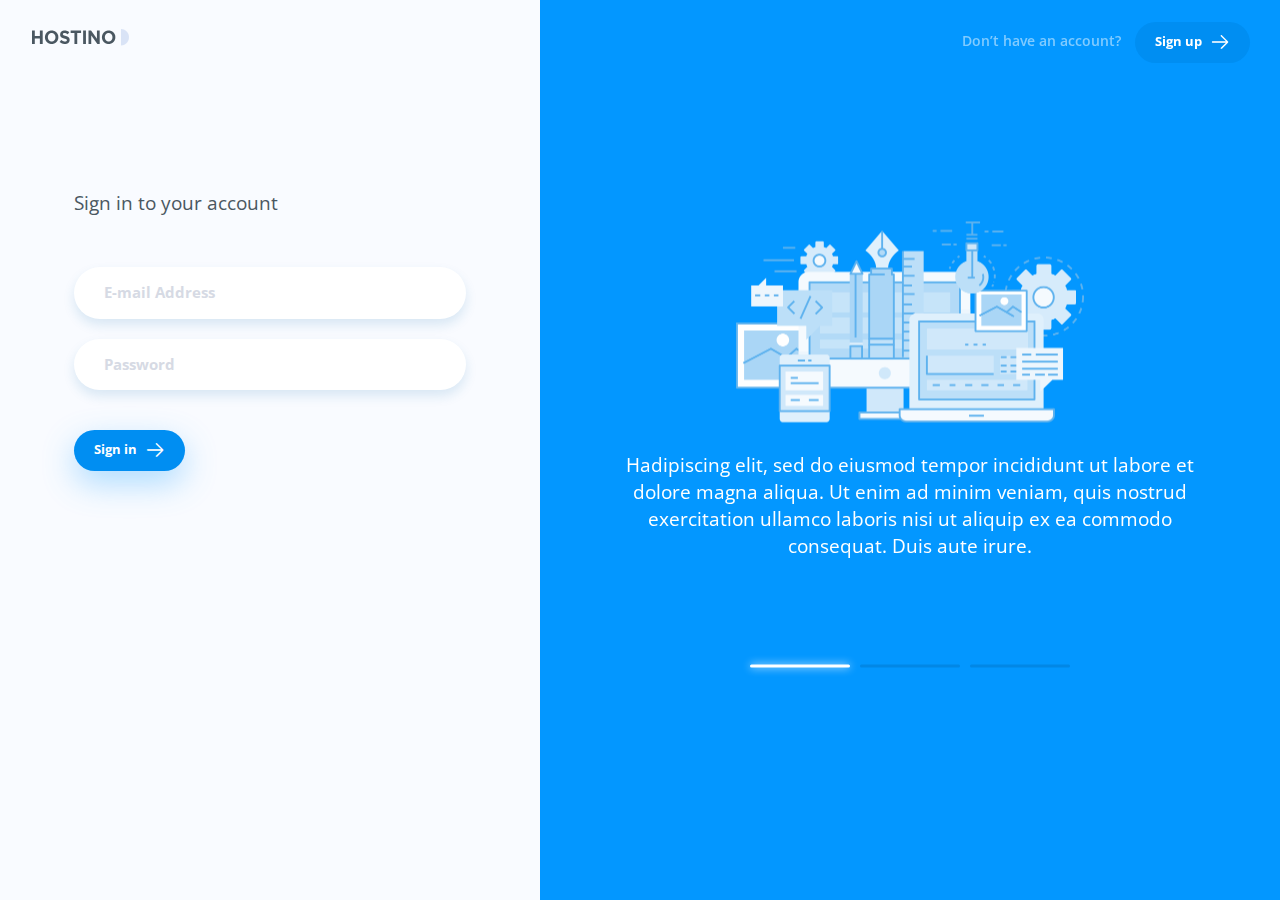
<file: signin.html>
<!doctype html>
<html>
<head>
<meta charset="UTF-8">
<meta name="viewport" content="width=device-width, initial-scale=1,maximum-scale=1, user-scalable=no">

<title>Hostino</title>
<link rel="stylesheet" type="text/css" href="css/bootstrap.min.css">
<link rel="stylesheet" type="text/css" href="css/fontawesome-all.min.css">
<link rel="stylesheet" type="text/css" href="css/slick.css">
<link rel="stylesheet" type="text/css" href="css/style.css">
</head>

<body class="fullpage">
<div id="form-section" class="container-fluid signin">
    <a class="website-logo" href="index.html">
        <img class="logo" src="images/logo.png" alt="Hostino">
    </a>
    <div class="menu-holder">
        <ul class="main-links">
            <li><a class="normal-link" href="signup.html">Don’t have an account?</a></li>
            <li><a class="sign-button" href="signup.html">Sign up <i class="hno hno-arrow-right"></i></a></li>
        </ul>
    </div>
    <div class="row">
        <div class="form-holder">
            <div class="signin-signup-form">
                <div class="form-items">
                    <div class="form-title">Sign in to your account</div>
                    <form id="signinform">
                        <div class="form-text">
                            <input type="text" name="username" placeholder="E-mail Address" required>
                        </div>
                        <div class="form-text">
                            <input type="password" name="password" placeholder="Password" required>
                        </div>
                        <div class="form-button">
                            <button id="submit" type="submit" class="btn btn-default">Sign in <i class="hno hno-arrow-right"></i></button>
                        </div>
                    </form>
                </div>
            </div>
        </div>
        <div class="info-slider-holder">
            <div class="info-holder">
                <div class="img-text-slider">
                    <div>
                        <img src="images/img-b1.png" alt="">
                        <p>Hadipiscing elit, sed do eiusmod tempor incididunt ut labore et dolore magna aliqua. Ut enim ad minim veniam, quis nostrud exercitation ullamco laboris nisi ut aliquip ex ea commodo consequat. Duis aute irure.</p>
                    </div>
                    <div>
                        <img src="images/img-b2.png" alt="">
                        <p>adipiscing elit, sed do eiusmod tempor incididunt ut labore et dolore magna aliqua. Ut enim ad minim veniam, quis nostrud exercitation ullamco laboris nisi ut aliquip ex ea commodo consequat. Duis aute irure.</p>
                    </div>
                    <div>
                        <img src="images/img-b3.png" alt="">
                        <p>adipiscing elit, sed do eiusmod tempor incididunt ut labore et dolore magna aliqua. Ut enim ad minim veniam, quis nostrud exercitation ullamco laboris nisi ut aliquip ex ea commodo consequat. Duis aute irure.</p>
                    </div>
                </div>
            </div>
        </div>
    </div>
</div>
<script src="js/jquery.min.js"></script>
<script src="js/bootstrap.min.js"></script>
<script src="js/slick.min.js"></script>
<script src="js/main.js"></script>
</body>
</html>
</file>
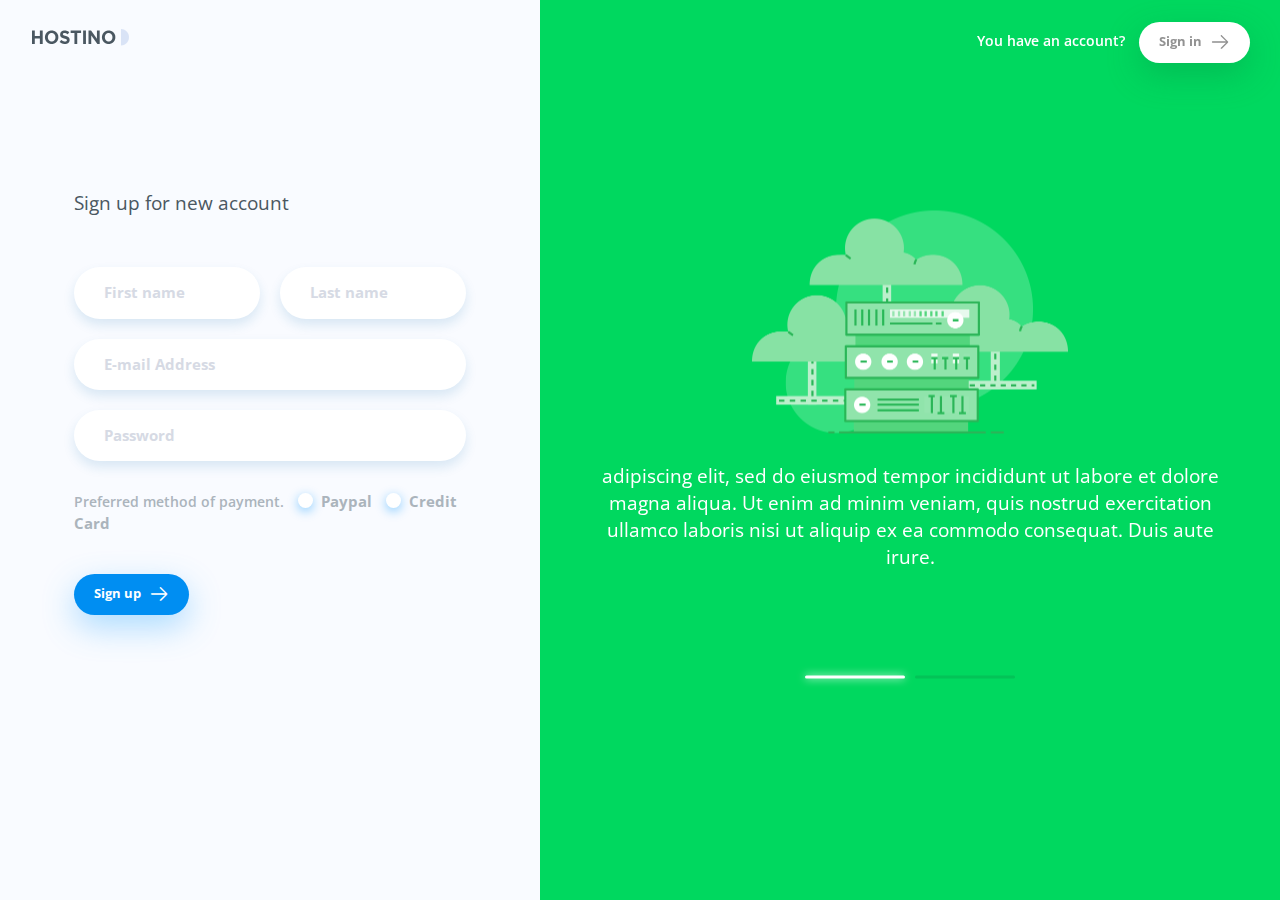
<file: signup.html>
<!doctype html>
<html>
<head>
<meta charset="UTF-8">
<meta name="viewport" content="width=device-width, initial-scale=1,maximum-scale=1, user-scalable=no">

<title>Hostino</title>
<link rel="stylesheet" type="text/css" href="css/bootstrap.min.css">
<link rel="stylesheet" type="text/css" href="css/fontawesome-all.min.css">
<link rel="stylesheet" type="text/css" href="css/slick.css">
<link rel="stylesheet" type="text/css" href="css/style.css">
</head>

<body class="fullpage">
<div id="form-section" class="container-fluid signup">
    <a class="website-logo" href="index.html">
        <img class="logo" src="images/logo.png" alt="Hostino">
    </a>
    <div class="menu-holder">
        <ul class="main-links">
            <li><a class="normal-link" href="signin.html">You have an account?</a></li>
            <li><a class="sign-button" href="signin.html">Sign in <i class="hno hno-arrow-right"></i></a></li>
        </ul>
    </div>
    <div class="row">
        <div class="form-holder">
            <div class="signin-signup-form">
                <div class="form-items">
                    <div class="form-title">Sign up for new account</div>
                    <form id="signinform">
                        <div class="row">
                            <div class="col-md-6 form-text">
                                <input type="text" name="firstname" placeholder="First name" required>
                            </div>
                            <div class="col-md-6 form-text">
                                <input type="text" name="lastname" placeholder="Last name" required>
                            </div>
                        </div>
                        <div class="form-text">
                            <input type="text" name="username" placeholder="E-mail Address" required>
                        </div>
                        <div class="form-text">
                            <input type="password" name="password" placeholder="Password" required>
                        </div>
                        <div class="form-text text-holder">
                            <span class="text-only">Preferred method of payment.</span>
                            <input type="radio" name="pmethod" class="hno-radiobtn" id="rad1"><label for="rad1">Paypal</label>
                            <input type="radio" name="pmethod" class="hno-radiobtn" id="rad2"><label for="rad2">Credit Card</label>
                        </div>
                        <div class="form-button">
                            <button id="submit" type="submit" class="btn btn-default">Sign up <i class="hno hno-arrow-right"></i></button>
                        </div>
                    </form>
                </div>
            </div>
        </div>
        <div class="info-slider-holder">
            <div class="info-holder">
                <div class="img-text-slider">
                    <div>
                        <img src="images/img-g1.png" alt="">
                        <p>adipiscing elit, sed do eiusmod tempor incididunt ut labore et dolore magna aliqua. Ut enim ad minim veniam, quis nostrud exercitation ullamco laboris nisi ut aliquip ex ea commodo consequat. Duis aute irure.</p>
                    </div>
                    <div>
                        <img src="images/img-g2.png" alt="">
                        <p>adipiscing elit, sed do eiusmod tempor incididunt ut labore et dolore magna aliqua. Ut enim ad minim veniam, quis nostrud exercitation ullamco laboris nisi ut aliquip ex ea commodo consequat. Duis aute irure.</p>
                    </div>
                </div>
            </div>
        </div>
    </div>
</div>
<script src="js/jquery.min.js"></script>
<script src="js/bootstrap.min.js"></script>
<script src="js/slick.min.js"></script>
<script src="js/main.js"></script>
</body>
</html>
</file>
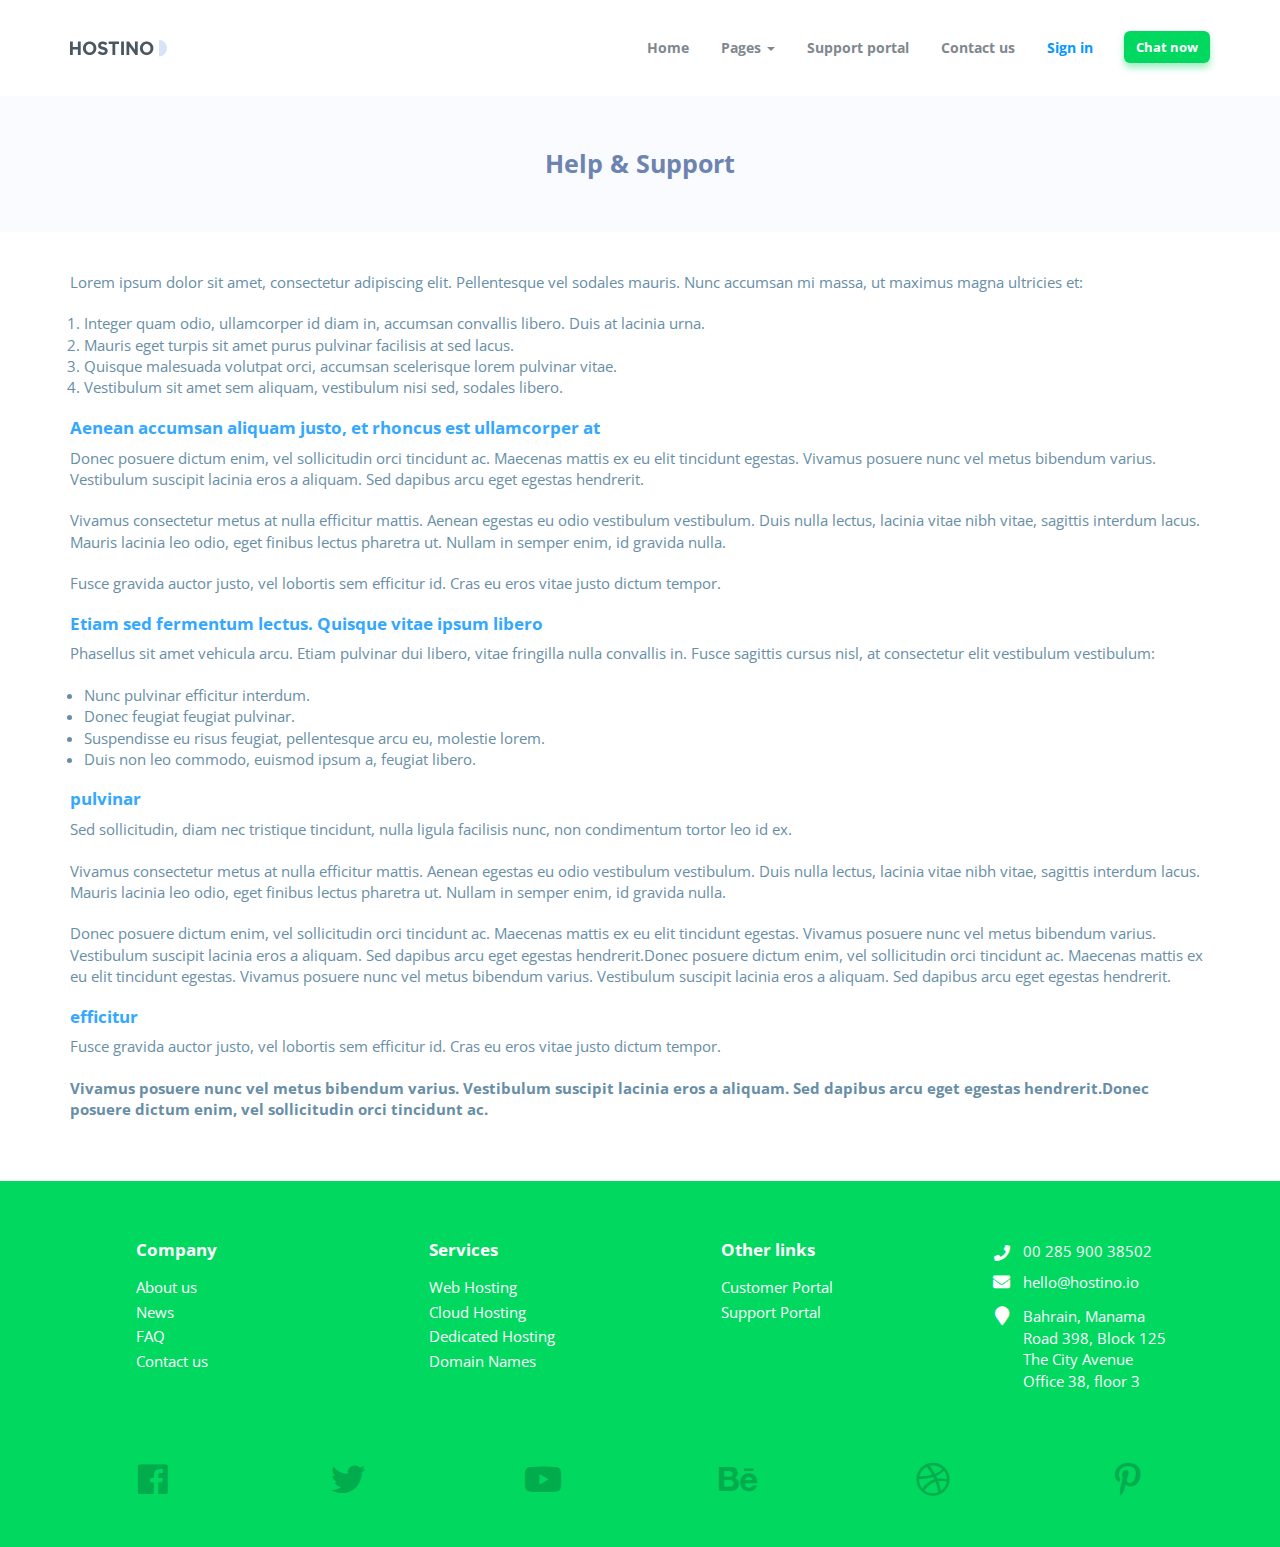
<file: support.html>
<!doctype html>
<html>
<head>
<meta charset="UTF-8">
<meta name="viewport" content="width=device-width, initial-scale=1,maximum-scale=1, user-scalable=no">

<title>Hostino</title>
<link rel="stylesheet" type="text/css" href="css/bootstrap.min.css">
<link rel="stylesheet" type="text/css" href="css/fontawesome-all.min.css">
<link rel="stylesheet" type="text/css" href="css/slick.css">
<link rel="stylesheet" type="text/css" href="css/style.css">
</head>

<body>

<nav id="nav" class="navbar navbar-default navbar-full">
    <div class="container container-nav">
        <div class="navbar-header">
            <button aria-expanded="false" type="button" class="navbar-toggle collapsed" data-toggle="collapse" data-target="#bs">
                <span class="icon-bar"></span>
                <span class="icon-bar"></span>
                <span class="icon-bar"></span>
            </button>
            <a class="navbar-brand page-scroll" href="index.html">
                <img class="logo" src="images/logo.png" alt="Hostino">
            </a>
        </div>
        <div style="height: 1px;" role="main" aria-expanded="false" class="navbar-collapse collapse" id="bs">
             <ul class="nav navbar-nav navbar-right">
                <li><a href="index.html">Home</a></li>
                <li class="dropdown">
                    <a href="pages.html">Pages <span class="caret"></span></a>
                    <ul class="dropdown-menu">
                      <li><a href="about.html">About us</a></li>
                      <li><a href="webhosting.html">Web hosting plans</a></li>
                      <li><a href="domain.html">Domain names</a></li>
                      <li><a href="blog.html">Blog</a></li>
                    </ul>
                </li>
                <li><a href="support.html">Support portal</a></li>
                <li><a href="contact.html">Contact us</a></li>
                <li><a class="signin-button" href="signin.html">Sign in</a></li>
                <li><a class="chat-button" href="#">Chat now</a></li>
            </ul>
        </div>
    </div>
</nav>
<div id="page-head" class="container-fluid inner-page">
    <div class="container">
        <div class="row">
            <div class="col-md-12 text-center">
                <div class="page-title">Help & Support</div>
            </div>
        </div>
    </div>
</div>
<div id="page-content" class="container-fluid">
    <div class="container">
        <div class="row">
            <div class="col-xs-12">
                <div class="content-holder">
                    <p>Lorem ipsum dolor sit amet, consectetur adipiscing elit. Pellentesque vel sodales mauris. Nunc accumsan mi massa, ut maximus magna ultricies et:</p>
                    <ol>
                        <li>Integer quam odio, ullamcorper id diam in, accumsan convallis libero. Duis at lacinia urna.</li>
                        <li>Mauris eget turpis sit amet purus pulvinar facilisis at sed lacus.</li>
                        <li>Quisque malesuada volutpat orci, accumsan scelerisque lorem pulvinar vitae.</li>
                        <li>Vestibulum sit amet sem aliquam, vestibulum nisi sed, sodales libero.</li>
                    </ol>

                    <h4>Aenean accumsan aliquam justo, et rhoncus est ullamcorper at</h4>
                    <p>Donec posuere dictum enim, vel sollicitudin orci tincidunt ac. Maecenas mattis ex eu elit tincidunt egestas. Vivamus posuere nunc vel metus bibendum varius. Vestibulum suscipit lacinia eros a aliquam. Sed dapibus arcu eget egestas hendrerit.</p>

                    <p>Vivamus consectetur metus at nulla efficitur mattis. Aenean egestas eu odio vestibulum vestibulum. Duis nulla lectus, lacinia vitae nibh vitae, sagittis interdum lacus. Mauris lacinia leo odio, eget finibus lectus pharetra ut. Nullam in semper enim, id gravida nulla.</p>

                    <p>Fusce gravida auctor justo, vel lobortis sem efficitur id. Cras eu eros vitae justo dictum tempor.</p>

                    <h4>Etiam sed fermentum lectus. Quisque vitae ipsum libero</h4>
                    <p>Phasellus sit amet vehicula arcu. Etiam pulvinar dui libero, vitae fringilla nulla convallis in. Fusce sagittis cursus nisl, at consectetur elit vestibulum vestibulum:</p>
                    <ul>
                        <li>Nunc pulvinar efficitur interdum.</li>
                        <li>Donec feugiat feugiat pulvinar.</li>
                        <li>Suspendisse eu risus feugiat, pellentesque arcu eu, molestie lorem. </li>
                        <li>Duis non leo commodo, euismod ipsum a, feugiat libero.</li>
                    </ul>
                    <h4>pulvinar</h4> 
                    <p>Sed sollicitudin, diam nec tristique tincidunt, nulla ligula facilisis nunc, non condimentum tortor leo id ex.</p>

                    <p>Vivamus consectetur metus at nulla efficitur mattis. Aenean egestas eu odio vestibulum vestibulum. Duis nulla lectus, lacinia vitae nibh vitae, sagittis interdum lacus. Mauris lacinia leo odio, eget finibus lectus pharetra ut. Nullam in semper enim, id gravida nulla.</p>

                    <p>Donec posuere dictum enim, vel sollicitudin orci tincidunt ac. Maecenas mattis ex eu elit tincidunt egestas. Vivamus posuere nunc vel metus bibendum varius. Vestibulum suscipit lacinia eros a aliquam. Sed dapibus arcu eget egestas hendrerit.Donec posuere dictum enim, vel sollicitudin orci tincidunt ac. Maecenas mattis ex eu elit tincidunt egestas. Vivamus posuere nunc vel metus bibendum varius. Vestibulum suscipit lacinia eros a aliquam. Sed dapibus arcu eget egestas hendrerit.</p>

                    <h4>efficitur</h4>

                    <p>Fusce gravida auctor justo, vel lobortis sem efficitur id. Cras eu eros vitae justo dictum tempor.</p>

                    <p><strong>Vivamus posuere nunc vel metus bibendum varius. Vestibulum suscipit lacinia eros a aliquam. Sed dapibus arcu eget egestas hendrerit.Donec posuere dictum enim, vel sollicitudin orci tincidunt ac.</strong></p>
                </div>
            </div>
        </div>
    </div>
</div>
<div id="footer" class="container-fluid">
    <div class="container">
        <div class="row">
            <div class="col-xs-6 col-sm-3 col-md-3">
                <div class="footer-menu-holder">
                    <h4>Company</h4>
                    <ul class="footer-menu">
                        <li><a href="about.html">About us</a></li>
                        <li><a href="blog.html">News</a></li>
                        <li><a href="faq.html">FAQ</a></li>
                        <li><a href="contact.html">Contact us</a></li>
                    </ul>
                </div>
            </div>
            <div class="col-xs-6 col-sm-3 col-md-3">
                <div class="footer-menu-holder">
                    <h4>Services</h4>
                    <ul class="footer-menu">
                        <li><a href="webhosting.html">Web Hosting</a></li>
                        <li><a href="webhosting.html">Cloud Hosting</a></li>
                        <li><a href="webhosting.html">Dedicated Hosting</a></li>
                        <li><a href="domain.html">Domain Names</a></li>
                    </ul>
                </div>
            </div>
            <div class="col-xs-6 col-sm-3 col-md-3">
                <div class="footer-menu-holder">
                    <h4>Other links</h4>
                    <ul class="footer-menu">
                        <li><a href="portal.html">Customer Portal</a></li>
                        <li><a href="support.html">Support Portal</a></li>
                    </ul>
                </div>
            </div>
            <div class="col-xs-6 col-sm-3 col-md-3">
                <div class="address-holder">
                    <div class="phone"><i class="fas fa-phone"></i> 00 285 900 38502</div>
                    <div class="email"><i class="fas fa-envelope"></i> hello@hostino.io</div>
                    <div class="address">
                        <i class="fas fa-map-marker"></i> 
                        <div>Bahrain, Manama<br>
                            Road 398, Block 125<br>
                            The City Avenue<br>
                            Office 38, floor 3</div>
                    </div>
                </div>
            </div>
        </div>
        <div class="social row">
            <div class="col-xs-2"><a href="#"><i class="fab fa-facebook"></i></a></div>
            <div class="col-xs-2"><a href="#"><i class="fab fa-twitter"></i></a></div>
            <div class="col-xs-2"><a href="#"><i class="fab fa-youtube"></i></a></div>
            <div class="col-xs-2"><a href="#"><i class="fab fa-behance"></i></a></div>
            <div class="col-xs-2"><a href="#"><i class="fab fa-dribbble"></i></a></div>
            <div class="col-xs-2"><a href="#"><i class="fab fa-pinterest-p"></i></a></div>
        </div>
    </div>
</div>
<script src="js/jquery.min.js"></script>
<script src="js/bootstrap.min.js"></script>
<script src="js/slick.min.js"></script>
<script src="js/main.js"></script>
</body>
</html>
</file>
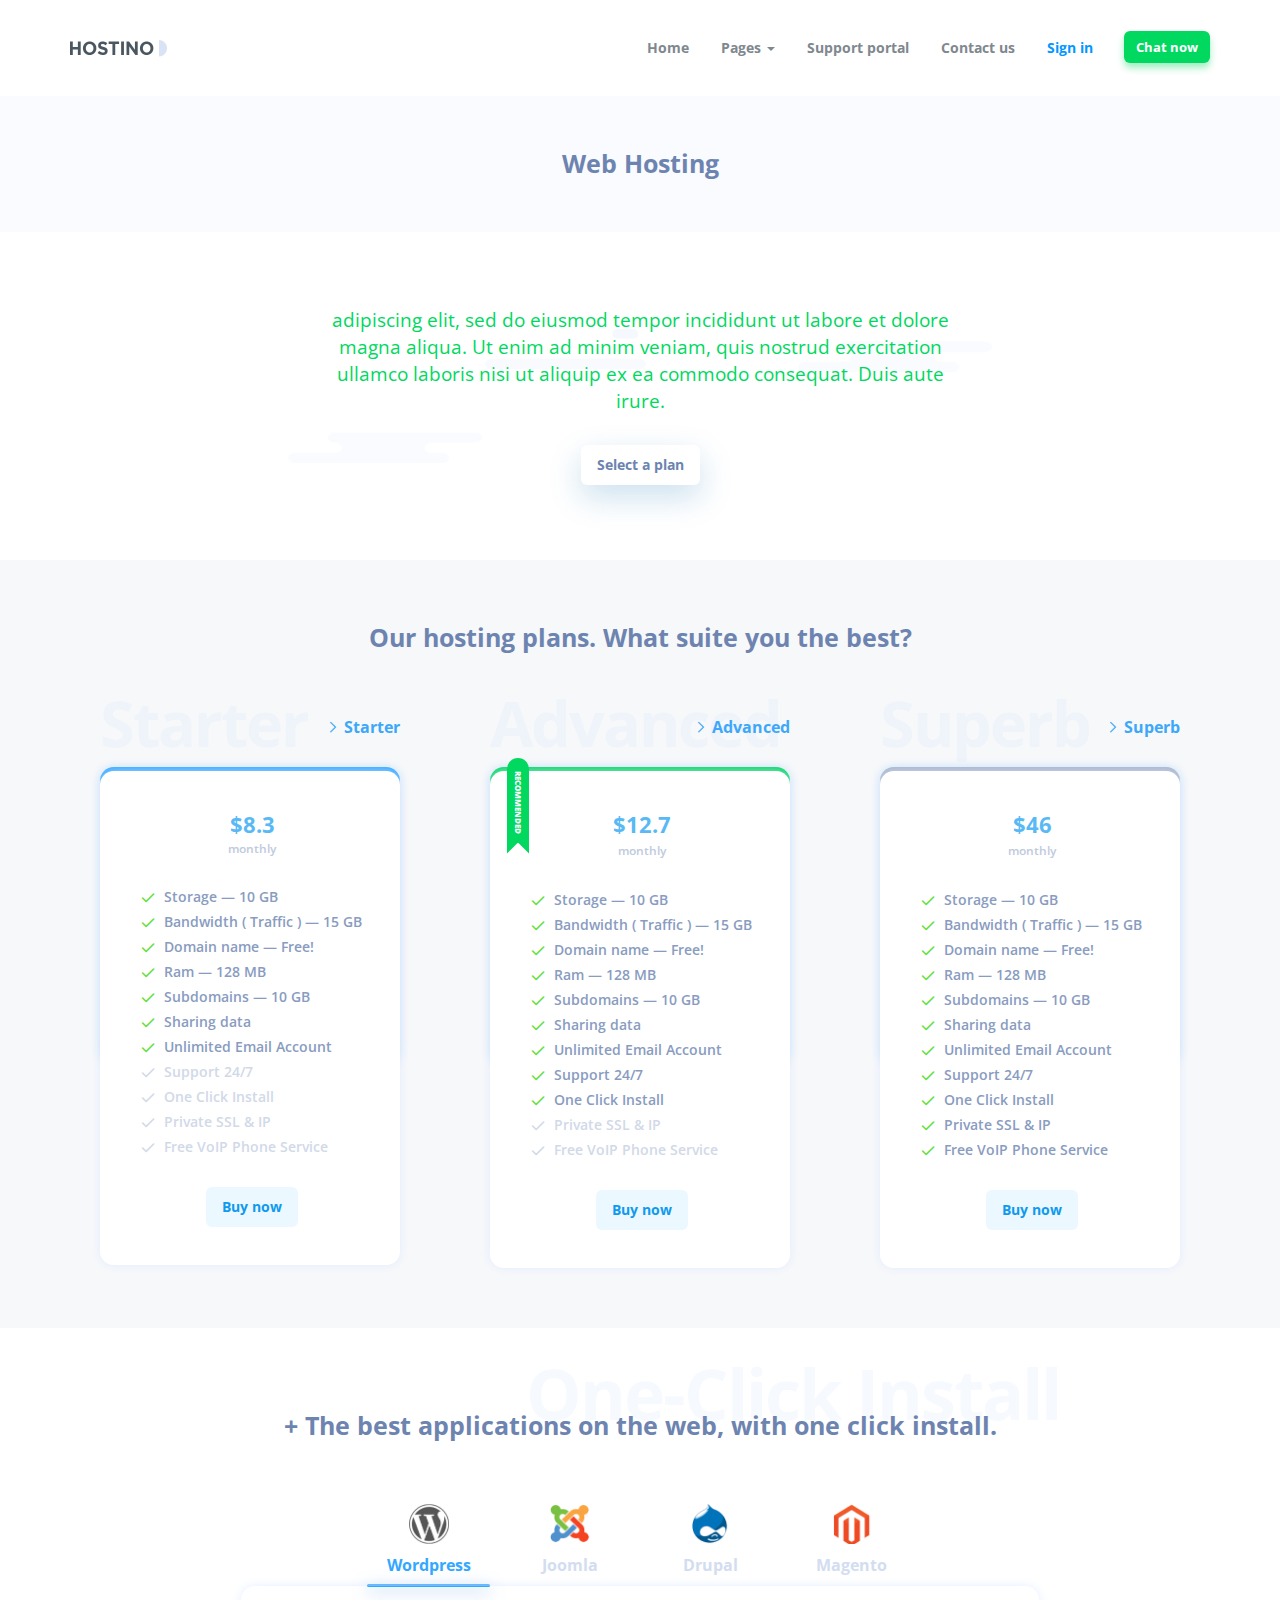
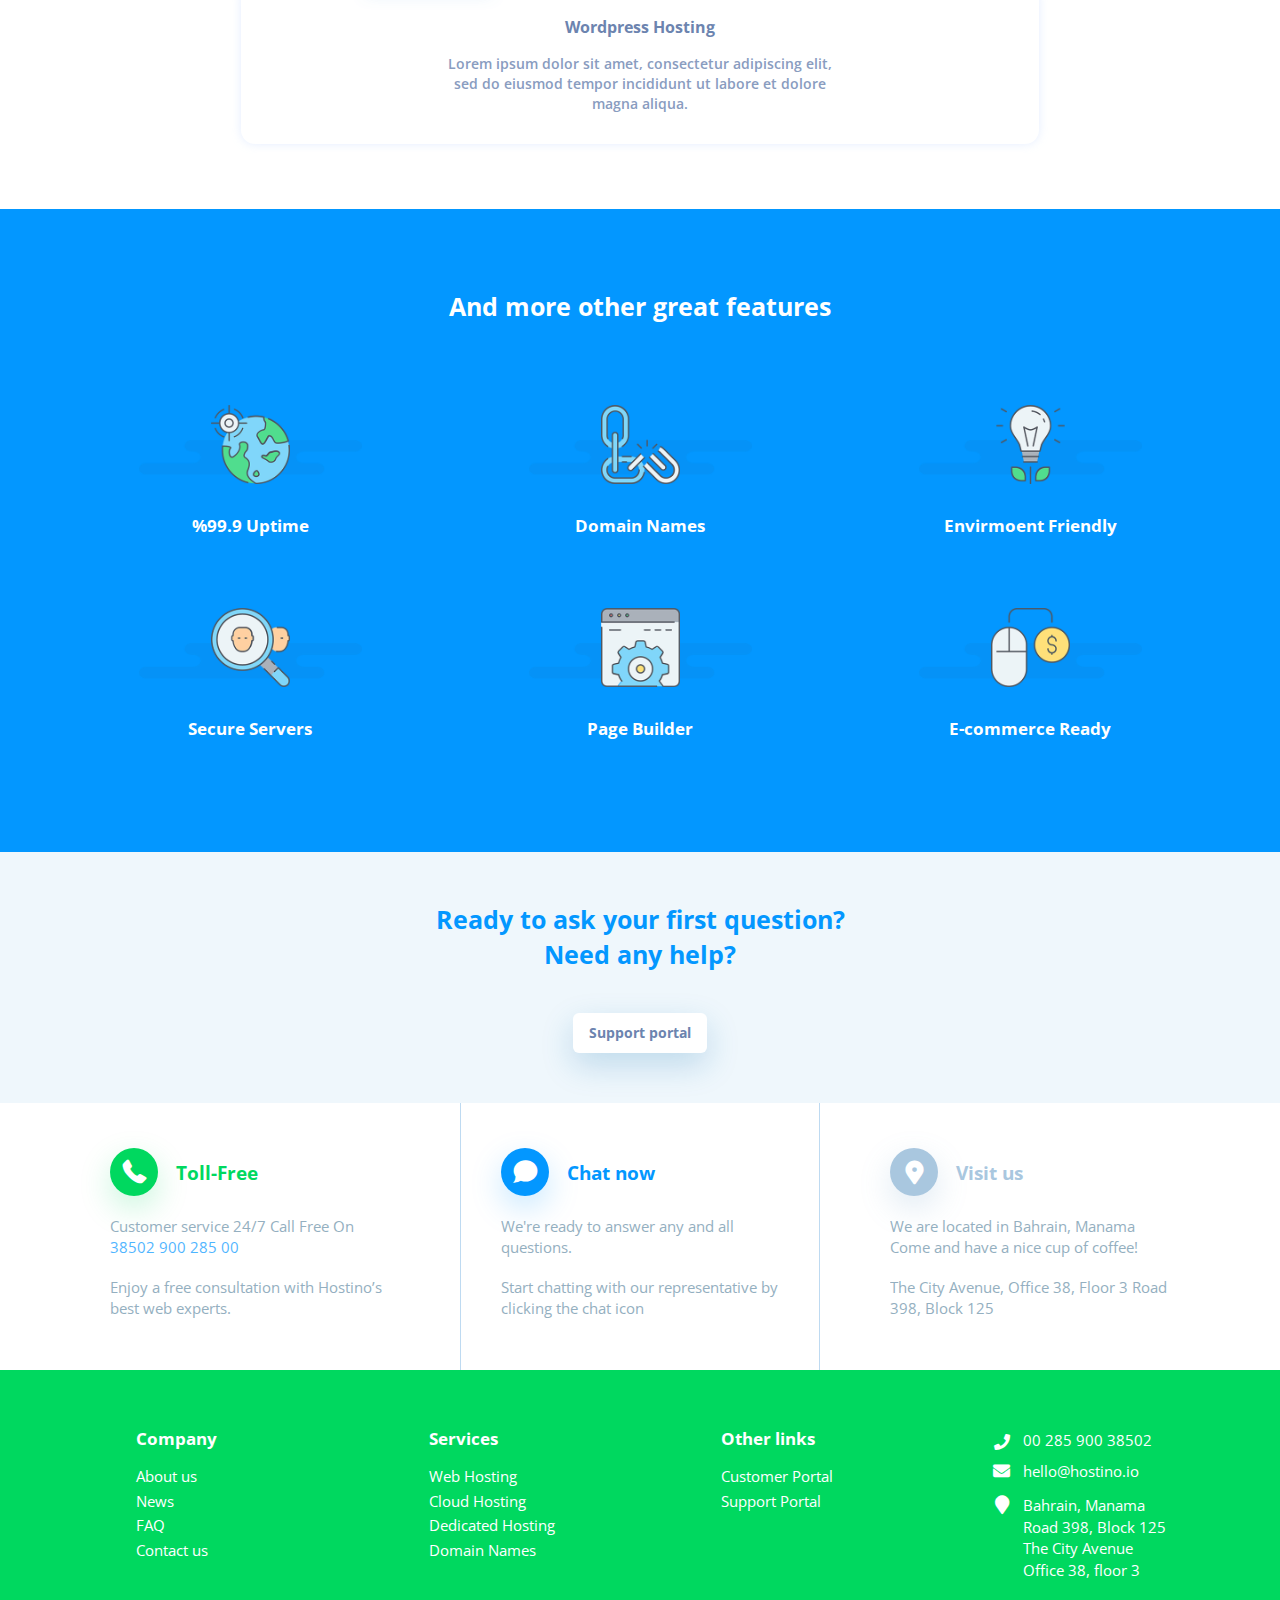
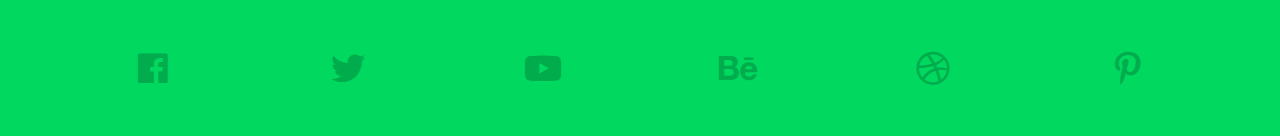
<file: webhosting.html>
<!doctype html>
<html>
<head>
<meta charset="UTF-8">
<meta name="viewport" content="width=device-width, initial-scale=1,maximum-scale=1, user-scalable=no">

<title>Hostino</title>
<link rel="stylesheet" type="text/css" href="css/bootstrap.min.css">
<link rel="stylesheet" type="text/css" href="css/fontawesome-all.min.css">
<link rel="stylesheet" type="text/css" href="css/slick.css">
<link rel="stylesheet" type="text/css" href="css/style.css">
</head>

<body>

<nav id="nav" class="navbar navbar-default navbar-full">
    <div class="container container-nav">
        <div class="navbar-header">
            <button aria-expanded="false" type="button" class="navbar-toggle collapsed" data-toggle="collapse" data-target="#bs">
                <span class="icon-bar"></span>
                <span class="icon-bar"></span>
                <span class="icon-bar"></span>
            </button>
            <a class="navbar-brand page-scroll" href="index.html">
                <img class="logo" src="images/logo.png" alt="Hostino">
            </a>
        </div>
        <div style="height: 1px;" role="main" aria-expanded="false" class="navbar-collapse collapse" id="bs">
             <ul class="nav navbar-nav navbar-right">
                <li><a href="index.html">Home</a></li>
                <li class="dropdown">
                    <a href="pages.html">Pages <span class="caret"></span></a>
                    <ul class="dropdown-menu">
                      <li><a href="about.html">About us</a></li>
                      <li><a href="webhosting.html">Web hosting plans</a></li>
                      <li><a href="domain.html">Domain names</a></li>
                      <li><a href="blog.html">Blog</a></li>
                    </ul>
                </li>
                <li><a href="support.html">Support portal</a></li>
                <li><a href="contact.html">Contact us</a></li>
                <li><a class="signin-button" href="signin.html">Sign in</a></li>
                <li><a class="chat-button" href="#">Chat now</a></li>
            </ul>
        </div>
    </div>
</nav>
<div id="page-head" class="container-fluid inner-page">
    <div class="container">
        <div class="row">
            <div class="col-md-12 text-center">
                <div class="page-title">Web Hosting</div>
            </div>
        </div>
    </div>
</div>
<div id="info-whitebg" class="container-fluid">
    <div class="container">
        <div class="row">
            <div class="info-text">adipiscing elit, sed do eiusmod tempor incididunt ut labore et dolore magna aliqua. Ut enim ad minim veniam, quis nostrud exercitation ullamco laboris nisi ut aliquip ex ea commodo consequat. Duis aute irure.</div>
                
            <a href="#" class="white-less-shadow-button">Select a plan</a>
        </div>
    </div>
</div>
<div id="pricing" class="container-fluid">
    <div class="container">
        <div class="row">
            <div class="col-md-12">
                <div class="row-title">Our hosting plans. What suite you the best?</div>
            </div>
        </div>
        <div class="row">
            <div class="col-sm-6 col-md-4">
                <div class="pricing-box pr-color1">
                    <div class="pricing-title" title="Starter">Starter</div>
                    <div class="pricing-box-body">
                        <div class="pricing-amount">
                            <div class="price">
                                <span class="currency">$</span><span class="amount">8.3</span>
                            </div>
                            <div class="duration">monthly</div>
                        </div>

                        <div class="pricing-details">
                            <ul>
                                <li>Storage — 10 GB</li>
                                <li>Bandwidth ( Traffic ) — 15 GB</li>
                                <li>Domain name — Free!</li>
                                <li>Ram — 128 MB</li>
                                <li>Subdomains — 10 GB</li>
                                <li>Sharing data</li>
                                <li>Unlimited Email Account</li>
                                <li class="not-supported">Support 24/7</li>
                                <li class="not-supported">One Click Install</li>
                                <li class="not-supported">Private  SSL & IP</li>
                                <li class="not-supported">Free VoIP Phone Service</li>
                            </ul>
                        </div>
                        
                        <div class="pricing-button"><a href="#" class="pricing-button">Buy now</a></div>
                    </div>
                </div>
            </div>
            <div class="col-sm-6 col-md-4">
                <div class="pricing-box pr-color2 recommended">
                    <div class="pricing-title" title="Advanced">Advanced</div>
                    <div class="pricing-box-body">
                        <div class="pricing-amount">
                            <div class="price">
                                <span class="currency">$</span><span class="amount">12.7</span>
                            </div>
                            <span class="duration">monthly</span>
                        </div>

                        <div class="pricing-details">
                            <ul>
                                <li>Storage — 10 GB</li>
                                <li>Bandwidth ( Traffic ) — 15 GB</li>
                                <li>Domain name — Free!</li>
                                <li>Ram — 128 MB</li>
                                <li>Subdomains — 10 GB</li>
                                <li>Sharing data</li>
                                <li>Unlimited Email Account</li>
                                <li>Support 24/7</li>
                                <li>One Click Install</li>
                                <li class="not-supported">Private  SSL & IP</li>
                                <li class="not-supported">Free VoIP Phone Service</li>
                            </ul>
                        </div>
                        
                        <div class="pricing-button"><a href="#" class="pricing-button">Buy now</a></div>
                    </div>
                </div>
            </div>
            <div class="col-sm-12 col-md-4">
                <div class="pricing-box pr-color3">
                    <div class="pricing-title" title="Superb">Superb</div>
                    <div class="pricing-box-body">
                        <div class="pricing-amount">
                            <div class="price">
                                <span class="currency">$</span><span class="amount">46</span>
                            </div>
                            <span class="duration">monthly</span>
                        </div>

                        <div class="pricing-details">
                            <ul>
                                <li>Storage — 10 GB</li>
                                <li>Bandwidth ( Traffic ) — 15 GB</li>
                                <li>Domain name — Free!</li>
                                <li>Ram — 128 MB</li>
                                <li>Subdomains — 10 GB</li>
                                <li>Sharing data</li>
                                <li>Unlimited Email Account</li>
                                <li>Support 24/7</li>
                                <li>One Click Install</li>
                                <li>Private  SSL & IP</li>
                                <li>Free VoIP Phone Service</li>
                            </ul>
                        </div>
                        
                        <div class="pricing-button"><a href="#" class="pricing-button">Buy now</a></div>
                    </div>
                </div>
            </div>
        </div>
    </div>
</div>
<div id="apps" class="container-fluid">
    <div class="container">
        <div class="row">
            <div class="col-md-12">
                <div class="row-title" title="One-Click Install">+ The best applications on the web, with one click install.</div>
            </div>
        </div>
        <div class="row">
            <div class="col-md-12">
                <div class="apps-holder">
                    <div class="apps-links-holder">
                        <div class="app-icon-holder app-icon-holder1 opened" data-id="1">
                            <div class="app-icon"><img src="images/wordpress.png" alt="wordpress"></div>
                            <div class="app-title">Wordpress</div>
                        </div>
                        <div class="app-icon-holder app-icon-holder2" data-id="2">
                            <div class="app-icon"><img src="images/joomla.png" alt="joomla"></div>
                            <div class="app-title">Joomla</div>
                        </div>
                        <div class="app-icon-holder app-icon-holder3" data-id="3">
                            <div class="app-icon"><img src="images/drupal.png" alt="drupal"></div>
                            <div class="app-title">Drupal</div>
                        </div>
                        <div class="app-icon-holder app-icon-holder4" data-id="4">
                            <div class="app-icon"><img src="images/magento.png" alt="magento"></div>
                            <div class="app-title">Magento</div>
                        </div>
                    </div>
                    <div class="apps-details-holder">
                        <div class="app-details">
                            <div class="app-details1 show-details">
                                <div class="app-title">Wordpress Hosting</div>
                                <div class="app-text">Lorem ipsum dolor sit amet, consectetur adipiscing elit, sed do eiusmod tempor incididunt ut labore et dolore magna aliqua.</div>
                            </div>
                            <div class="app-details2">
                                <div class="app-title">Joomla Hosting</div>
                                <div class="app-text">Ut enim ad minim veniam, quis nostrud exercitation ullamco laboris nisi ut aliquip ex ea commodo consequat.</div>
                            </div>
                            <div class="app-details3">
                                <div class="app-title">Drupal Hosting</div>
                                <div class="app-text">Sed ut perspiciatis unde omnis iste natus error sit voluptatem accusantium doloremque laudantium, totam rem aperiam.</div>
                            </div>
                            <div class="app-details4">
                                <div class="app-title">Magento Hosting</div>
                                <div class="app-text">emo enim ipsam voluptatem quia voluptas sit aspernatur aut odit aut fugit, mo enim ipsam voluptatem quia voluptas sit.</div>
                            </div>
                        </div>
                    </div>
                </div>
            </div>
        </div>
    </div>
</div>
<div id="more-features-dark" class="container-fluid">
    <div class="container">
        <div class="row">
            <div class="col-md-12">
                <div class="row-title" title="Great features">And more other great features</div>
            </div>
        </div>
        <div class="row">
            <div class="col-sm-6 col-md-4">
                <div class="mfeature-box">
                    <div class="mfeature-icon">
                        <div class="icon-bg"><img src="images/cloud-dark.png" alt="" /></div>
                        <div class="icon-img"><img src="images/feature1.png" alt="" /></div>
                    </div>
                    <div class="mfeature-title">%99.9 Uptime</div>
                </div>
            </div>
            <div class="col-sm-6 col-md-4">
                <div class="mfeature-box">
                    <div class="mfeature-icon">
                        <div class="icon-bg"><img src="images/cloud-dark.png" alt="" /></div>
                        <div class="icon-img"><img src="images/feature2.png" alt="" /></div>
                    </div>
                    <div class="mfeature-title">Domain Names</div>
                </div>
            </div>
            <div class="col-sm-6 col-md-4">
                <div class="mfeature-box">
                    <div class="mfeature-icon">
                        <div class="icon-bg"><img src="images/cloud-dark.png" alt="" /></div>
                        <div class="icon-img"><img src="images/feature3.png" alt="" /></div>
                    </div>
                    <div class="mfeature-title">Envirmoent Friendly</div>
                </div>
            </div>
            <div class="col-sm-6 col-md-4">
                <div class="mfeature-box">
                    <div class="mfeature-icon">
                        <div class="icon-bg"><img src="images/cloud-dark.png" alt="" /></div>
                        <div class="icon-img"><img src="images/feature4.png" alt="" /></div>
                    </div>
                    <div class="mfeature-title">Secure Servers</div>
                </div>
            </div>
            <div class="col-sm-6 col-md-4">
                <div class="mfeature-box">
                    <div class="mfeature-icon">
                        <div class="icon-bg"><img src="images/cloud-dark.png" alt="" /></div>
                        <div class="icon-img"><img src="images/feature5.png" alt="" /></div>
                    </div>
                    <div class="mfeature-title">Page Builder</div>
                </div>
            </div>
            <div class="col-sm-6 col-md-4">
                <div class="mfeature-box">
                    <div class="mfeature-icon">
                        <div class="icon-bg"><img src="images/cloud-dark.png" alt="" /></div>
                        <div class="icon-img"><img src="images/feature6.png" alt="" /></div>
                    </div>
                    <div class="mfeature-title">E-commerce Ready</div>
                </div>
            </div>
        </div>
    </div>
</div>
<div id="greybg-info" class="container-fluid">
    <div class="container">
        <div class="row">
            <div class="col-md-12">
                <div class="text">Ready to ask your first question?<br>
Need any help?</div>
                <a href="support.html" class="white-less-shadow-button">Support portal</a>
            </div>
        </div>
    </div>
</div>
<div id="contact-info" class="container-fluid">
    <div class="container">
        <div class="row">
            <div class="col-sm-4">
                <div class="info-box green-title">
                    <div class="info-title phone-icon">Toll-Free</div>
                    <div class="info-details"><p>Customer service 24/7
                    Call Free On <a href="#">38502 900 285 00</a></p>

                    <p>Enjoy a free consultation with Hostino’s
                    best web experts.</p></div>
                </div>
            </div>
            <div class="col-sm-4">
                <div class="info-box blue-title">
                    <div class="info-title chat-icon">Chat now</div>
                    <div class="info-details"><p>We're ready to answer any and all
                    questions.</p>

                    <p>Start chatting with our representative
                    by clicking the chat icon</p></div>
                </div>
            </div>
            <div class="col-sm-4">
                <div class="info-box grey-title">
                    <div class="info-title location-icon">Visit us</div>
                    <div class="info-details"><p>We are located in Bahrain, Manama
                    Come and have a nice cup of coffee!</p>

                    <p>The City Avenue, Office 38, Floor 3
                    Road 398, Block 125</p></div>
                </div>
            </div>
            
        </div>
    </div>
</div>
<div id="footer" class="container-fluid">
    <div class="container">
        <div class="row">
            <div class="col-xs-6 col-sm-3 col-md-3">
                <div class="footer-menu-holder">
                    <h4>Company</h4>
                    <ul class="footer-menu">
                        <li><a href="about.html">About us</a></li>
                        <li><a href="blog.html">News</a></li>
                        <li><a href="faq.html">FAQ</a></li>
                        <li><a href="contact.html">Contact us</a></li>
                    </ul>
                </div>
            </div>
            <div class="col-xs-6 col-sm-3 col-md-3">
                <div class="footer-menu-holder">
                    <h4>Services</h4>
                    <ul class="footer-menu">
                        <li><a href="webhosting.html">Web Hosting</a></li>
                        <li><a href="webhosting.html">Cloud Hosting</a></li>
                        <li><a href="webhosting.html">Dedicated Hosting</a></li>
                        <li><a href="domain.html">Domain Names</a></li>
                    </ul>
                </div>
            </div>
            <div class="col-xs-6 col-sm-3 col-md-3">
                <div class="footer-menu-holder">
                    <h4>Other links</h4>
                    <ul class="footer-menu">
                        <li><a href="portal.html">Customer Portal</a></li>
                        <li><a href="support.html">Support Portal</a></li>
                    </ul>
                </div>
            </div>
            <div class="col-xs-6 col-sm-3 col-md-3">
                <div class="address-holder">
                    <div class="phone"><i class="fas fa-phone"></i> 00 285 900 38502</div>
                    <div class="email"><i class="fas fa-envelope"></i> hello@hostino.io</div>
                    <div class="address">
                        <i class="fas fa-map-marker"></i> 
                        <div>Bahrain, Manama<br>
                            Road 398, Block 125<br>
                            The City Avenue<br>
                            Office 38, floor 3</div>
                    </div>
                </div>
            </div>
        </div>
        <div class="social row">
            <div class="col-xs-2"><a href="#"><i class="fab fa-facebook"></i></a></div>
            <div class="col-xs-2"><a href="#"><i class="fab fa-twitter"></i></a></div>
            <div class="col-xs-2"><a href="#"><i class="fab fa-youtube"></i></a></div>
            <div class="col-xs-2"><a href="#"><i class="fab fa-behance"></i></a></div>
            <div class="col-xs-2"><a href="#"><i class="fab fa-dribbble"></i></a></div>
            <div class="col-xs-2"><a href="#"><i class="fab fa-pinterest-p"></i></a></div>
        </div>
    </div>
</div>
<script src="js/jquery.min.js"></script>
<script src="js/bootstrap.min.js"></script>
<script src="js/slick.min.js"></script>
<script src="js/main.js"></script>
</body>
</html>
</file>
<file: css/style.css>
@charset "UTF-8";
/*------------------------------------------------------------------
 * Theme Name: Hostino Responsive Template
 * Theme URI: http://www.brandio.io/envato/hostino
 * Author: Brandio
 * Author URI: http://www.brandio.io/
 * Description: A Bootstrap Responsive HTML5 Template
 * Version: 1.0
 * Licensed under MIT (https://github.com/twbs/bootstrap/blob/master/LICENSE)
 * Bootstrap v3.3.7 (http://getbootstrap.com)
 * Copyright 2017 Brandio.
 -------------------------------------------------------------------*/

/*------------------------------------------------------------------
[Table of contents]

1. General Styles.
2. Header Section Styles.
3. Top Content Section Styles.
4. Info Section Styles
5. Features Section Styles.
6. Pricing Section Styles.
7. Apps Section Styles.
8. Testimonials Section Styles.
9. More Features Section Styles.
10. Get Started Section Styles.
11. Footer Section Styles.
12. Inner Pages Styles.
13. Responsive Styles.
-------------------------------------------------------------------*/
@import url('https://fonts.googleapis.com/css?family=Open+Sans:300,400,600,700,800');
@import url("../fonts/hostino.css");
/*------------------------------------------------------------------
	1. General Styles
-------------------------------------------------------------------*/
html,body{
    height: 100%;
}
*,body{
    font-family: 'Open Sans', sans-serif;
    -webkit-font-smoothing: antialiased;
    text-rendering: optimizeLegibility;
    -moz-osx-font-smoothing: grayscale;
}
*, input, button {
    outline:none;
}
.rtl-cols div[class^="col-"] {
    float: right;
}

.slick-slide{
    cursor: pointer;
    outline: 0;
}
.slick-dots{
    position: absolute;
    left: 0;
    bottom: 0;
    width: 100%;
    list-style: none;
    padding: 0;
    margin: 0;
    text-align: center;
}
.slick-dots li{
    display: inline-block;
    text-indent: -9999px;
    white-space: nowrap; 
    border: 0;
    width: 8px;
    height: 8px;
    border-radius: 8px;
    background-color: #ffffff;
    opacity: 0.5;
    margin-left: 5px;
    -webkit-box-shadow: 0 0 10px 0 rgba(0,0,0,0.5);
    -moz-box-shadow: 0 0 10px 0 rgba(0,0,0,0.5);
    box-shadow: 0 0 10px 0 rgba(0,0,0,0.5);
}
.slick-dots li.slick-active{
    opacity: 1;
}

input[type="text"]{
    -webkit-appearance: none;
    -moz-appearance: none;
    appearance: none;
}
/* ------- Login & Register pages -------- */
body.fullpage{
    background-color: #f9fbff;
}
#form-section > .row{
    position: relative;
}
.website-logo{
    position: absolute;
    z-index: 1000;
    top: 26px;
    left: 32px;
}
.website-logo img{
    width: 97px;
    margin-top: 0;
}
#form-section .info-slider-holder{
    background-color: #0397ff;
}
#form-section.signup .info-slider-holder{
    background-color: #00d85f;
}
.info-slider-holder{
    display: inline-block;
    position: absolute;
    top: 0;
    right: 0;
    width: 740px;
    min-height: 700px;
    height: 100%;
    padding: 100px 60px 60px;
    overflow: hidden;
    background-color: #756de7;
    text-align: center;
    z-index: 999;
    -webkit-transform-style: preserve-3d;
    -moz-transform-style: preserve-3d;
    transform-style: preserve-3d;
}
.info-slider-holder .info-holder{
    position: relative;
    top: 40%;
    transform: translateY(-50%);
}
@media (min-height: 700px) {
   .info-slider-holder{
        position: fixed;
    }
    .website-logo{
        position: fixed;
    }
}
#form-section .menu-holder{
    text-align: right;
    padding: 22px 30px;
    position: absolute;
    top: 0;
    right: 0;
    z-index: 1000;
}
#form-section .menu-holder ul.main-links{
    list-style: none;
    padding: 0;
    margin: 0;
}
#form-section .menu-holder ul.main-links li{
    display: inline-block;
}
#form-section .menu-holder ul.main-links li a{
    display: inline-block;
}
#form-section .menu-holder ul.main-links li a.normal-link{
    color: #81cbff;
    font-size: 14px;
    font-weight: 600;
    text-decoration: none;
    -webkit-transition: all 0.3s ease 0.0s;
    -moz-transition: all 0.3s ease 0.0s;
    transition: all 0.3s ease 0.0s;
}
#form-section .menu-holder ul.main-links li a.normal-link:hover,
#form-section .menu-holder ul.main-links li a.normal-link:focus{
    color: #92d0fc;
}
#form-section.signup .menu-holder ul.main-links li a.normal-link{
    color: #ffffff;
    -webkit-transition: all 0.3s ease 0.0s;
    -moz-transition: all 0.3s ease 0.0s;
    transition: all 0.3s ease 0.0s;
}
#form-section.signup .menu-holder ul.main-links li a.normal-link:hover,
#form-section.signup .menu-holder ul.main-links li a.normal-link:focus{
    color: #ffffff;
    opacity: 0.7;
}
#form-section .menu-holder ul.main-links li a.sign-button{
    color: #ffffff;
    font-size: 13px;
    font-weight: 700;
    padding: 10px 20px;
    border-radius: 100px;
    background-color: #008ef2;
    text-decoration: none;
    margin-left: 10px;
    -webkit-transition: all 0.3s ease 0.0s;
    -moz-transition: all 0.3s ease 0.0s;
    transition: all 0.3s ease 0.0s;
}
#form-section .menu-holder ul.main-links li a.sign-button .hno{
    color: #ffffff;
    font-size: 20px;
    vertical-align: middle;
    margin-top: 1px;
    margin-left: 5px;
    -webkit-transition: all 0.3s ease 0.0s;
    -moz-transition: all 0.3s ease 0.0s;
    transition: all 0.3s ease 0.0s;
}
#form-section .menu-holder ul.main-links li a.sign-button:hover,
#form-section .menu-holder ul.main-links li a.sign-button:focus{
    padding-right: 15px;
    background-color: #0080d9;
}
#form-section .menu-holder ul.main-links li a.sign-button:hover .hno,
#form-section .menu-holder ul.main-links li a.sign-button:focus .hno{
    margin-left: 10px;
}
#form-section.signup .menu-holder ul.main-links li a.sign-button{
    color: #929292;
    font-size: 13px;
    font-weight: 700;
    padding: 10px 20px;
    border-radius: 100px;
    background-color: #ffffff;
    text-decoration: none;
    margin-left: 10px;
    -webkit-box-shadow: 0 12px 32px 0 rgba(6, 154, 71, 0.43);
    -moz-box-shadow: 0 12px 32px 0 rgba(6, 154, 71, 0.43);
    box-shadow: 0 12px 32px 0 rgba(6, 154, 71, 0.43);
    -webkit-transition: all 0.3s ease 0.0s;
    -moz-transition: all 0.3s ease 0.0s;
    transition: all 0.3s ease 0.0s;
}
#form-section.signup .menu-holder ul.main-links li a.sign-button .hno{
    color: #929292;
    font-size: 20px;
    vertical-align: middle;
    margin-top: 1px;
    margin-left: 5px;
    -webkit-transition: all 0.3s ease 0.0s;
    -moz-transition: all 0.3s ease 0.0s;
    transition: all 0.3s ease 0.0s;
}
#form-section.signup .menu-holder ul.main-links li a.sign-button:hover,
#form-section.signup .menu-holder ul.main-links li a.sign-button:focus{
    padding-right: 15px;
    background-color: #ffffff;
    -webkit-box-shadow: 0 14px 42px 0 rgba(6, 154, 71, 0.43);
    -moz-box-shadow: 0 14px 42px 0 rgba(6, 154, 71, 0.43);
    box-shadow: 0 14px 42px 0 rgba(6, 154, 71, 0.43);
}
#form-section.signup .menu-holder ul.main-links li a.sign-button:hover .hno,
#form-section.signup .menu-holder ul.main-links li a.sign-button:focus .hno{
    margin-left: 10px;
}

.form-holder{
    margin-right: 740px;
    padding: 140px 50px 50px 50px;
}

.signin-signup-form ::-webkit-input-placeholder {color: #d6dae4;}
.signin-signup-form :-moz-placeholder {color: #d6dae4;}
.signin-signup-form ::-moz-placeholder {color: #d6dae4;}
.signin-signup-form :-ms-input-placeholder {color: #d6dae4;}

.signin-signup-form .form-items{
    display: inline-block;
    width: 100%;
    max-width: 392px;
    text-align: left;
}

.signin-signup-form .form-title{
    color: #4a5761;
    font-size: 19px;
    margin-bottom: 50px;
}

.signin-signup-form{
    width: 100%;
    display: inline-block;
    text-align: center;
    margin-top: 50px;
}
.signin-signup-form .row{
    margin-right: -10px;
    margin-left: -10px;
}
.signin-signup-form .row div[class^="col-"]{
    padding-right: 10px;
    padding-left: 10px;
}
.signin-signup-form .form-text{
    margin-bottom: 20px;
}
.signin-signup-form .form-text input,
.signin-signup-form .form-text .dropdown-toggle.btn-default{
    width: 100%;
    padding: 15px 30px;
    border-radius: 100px;
    text-align: left;
    background-color: #ffffff;
    border: 0;
    font-size: 15px;
    font-weight: 700;
    color: #0397ff;
    outline: 0;
    -webkit-box-shadow: 0 6px 12px 0 rgba(18, 113, 179, 0.14);
    -moz-box-shadow: 0 6px 12px 0 rgba(18, 113, 179, 0.14);
    box-shadow: 0 6px 12px 0 rgba(18, 113, 179, 0.14);
    -webkit-transition: all 0.3s ease 0.0s;
    -moz-transition: all 0.3s ease 0.0s;
    transition: all 0.3s ease 0.0s;
}
.signin-signup-form .form-text input:hover,
.signin-signup-form .form-text input:focus,
.signin-signup-form .form-text .dropdown-toggle.btn-default:hover,
.signin-signup-form .form-text .dropdown-toggle.btn-default:focus{
    -webkit-box-shadow: 0 10px 22px 0 rgba(18, 113, 179, 0.14);
    -moz-box-shadow: 0 10px 22px 0 rgba(18, 113, 179, 0.14);
    box-shadow: 0 10px 22px 0 rgba(18, 113, 179, 0.14);
}
.signin-signup-form .form-text textarea{
    width: 100%;
    padding: 15px 30px;
    border-radius: 25px;
    text-align: left;
    background-color: #ffffff;
    border: 0;
    font-size: 15px;
    font-weight: 700;
    color: #0397ff;
    outline: none;
    -webkit-box-shadow: 0 6px 12px 0 rgba(18, 113, 179, 0.14);
    -moz-box-shadow: 0 6px 12px 0 rgba(18, 113, 179, 0.14);
    box-shadow: 0 6px 12px 0 rgba(18, 113, 179, 0.14);
    -webkit-transition: all 0.3s ease 0.0s;
    -moz-transition: all 0.3s ease 0.0s;
    transition: all 0.3s ease 0.0s;
}
.signin-signup-form .form-text textarea:hover,
.signin-signup-form .form-text textarea:focus{
    -webkit-box-shadow: 0 10px 22px 0 rgba(18, 113, 179, 0.14);
    -moz-box-shadow: 0 10px 22px 0 rgba(18, 113, 179, 0.14);
    box-shadow: 0 10px 22px 0 rgba(18, 113, 179, 0.14);
}
.signin-signup-form .form-text.text-holder{
    margin-top: 30px;
}
.signin-signup-form .form-text .text-only{
    color: #abb4bc;
    font-size: 14px;
    font-weight: 600;
}
.signin-signup-form .form-text input[type="checkbox"],
.signin-signup-form .form-text input[type="radio"]{
    width: auto;
}
.signin-signup-form .form-text input[type="checkbox"]:not(:checked), 
.signin-signup-form .form-text input[type="checkbox"]:checked,
.signin-signup-form .form-text input[type="radio"]:not(:checked), 
.signin-signup-form .form-text input[type="radio"]:checked{
    position: absolute;
    left: -9999px;
}
.signin-signup-form .form-text input[type="checkbox"]:not(:checked) + label, 
.signin-signup-form .form-text input[type="checkbox"]:checked + label,
.signin-signup-form .form-text input[type="radio"]:not(:checked) + label, 
.signin-signup-form .form-text input[type="radio"]:checked + label{
    position: relative;
    padding-left: 23px;
    cursor: pointer;
    display: inline;
    color: #abb4bc;
    font-size: 15px;
    margin-left: 10px;
}
.signin-signup-form .form-text input[type="checkbox"]:not(:checked) + label:before,
.signin-signup-form .form-text input[type="radio"]:not(:checked) + label:before{
    content: '';
    position: absolute;
    left: 0;
    top: 2px;
    width: 15px;
    height: 15px;
    background: #ffffff;
    border-radius: 50px;
    -webkit-box-shadow: 0px 3px 11px 0px rgba(3, 151, 255, 0.48);
    -moz-box-shadow: 0px 3px 11px 0px rgba(3, 151, 255, 0.48);
    box-shadow: 0px 3px 11px 0px rgba(3, 151, 255, 0.48);
    -webkit-transition: all 0.3s ease;
    -moz-transition: all 0.3s ease;
    transition: all 0.3s ease;
}
.signin-signup-form .form-text input[type="checkbox"]:checked + label:before,
.signin-signup-form .form-text input[type="radio"]:checked + label:before{
    content: '';
    position: absolute;
    left: 0;
    top: 2px;
    width: 15px;
    height: 15px;
    background: #0397ff;
    border-radius: 50px;
    -webkit-box-shadow: 0px 3px 11px 0px rgba(3, 151, 255, 0.48);
    -moz-box-shadow: 0px 3px 11px 0px rgba(3, 151, 255, 0.48);
    box-shadow: 0px 3px 11px 0px rgba(3, 151, 255, 0.48);
    -webkit-transition: all 0.3s ease;
    -moz-transition: all 0.3s ease;
    transition: all 0.3s ease;
}
.signin-signup-form .form-text input[type="checkbox"]:not(:checked) + label:after,
.signin-signup-form .form-text input[type="radio"]:not(:checked) + label:after{
    opacity: 0;
    -webkit-transform: scale(0);
    -moz-transform: scale(0);
    transform: scale(0);
}
.signin-signup-form .form-text input[type="checkbox"]:not(:checked) + label:after, 
.signin-signup-form .form-text input[type="checkbox"]:checked + label:after {
    content: '\f00c';
    font-family: "Font Awesome 5 Free";
    font-style: normal;
    font-weight: 600;
    position: absolute;
    top: 2px;
    left: 3px;
    font-size: 10px;
    color: #ffffff;
    -webkit-transition: all .2s ease;
    -moz-transition: all .2s ease;
    transition: all .2s ease;
}
.signin-signup-form .form-text input[type="radio"]:not(:checked) + label:after, 
.signin-signup-form .form-text input[type="radio"]:checked + label:after {
    content: '\f111';
    font-family: "Font Awesome 5 Free";
    font-style: normal;
    font-weight: 600;
    position: absolute;
    top: 4px;
    left: 4px;
    font-size: 8px;
    color: #ffffff;
    -webkit-transition: all .2s ease;
    -moz-transition: all .2s ease;
    transition: all .2s ease;
}
.signin-signup-form .form-button{
    margin-top: 40px;
    margin-bottom: 25px;
}
.signin-signup-form .form-button button{
    text-align: center;
    border: 0;
    color: #ffffff;
    font-size: 13px;
    font-weight: 700;
    padding: 10px 20px;
    border-radius: 100px;
    background-color: #008ef2;
    -webkit-box-shadow: 0 12px 32px 0 rgba(72, 179, 255, 0.43);
    -moz-box-shadow: 0 12px 32px 0 rgba(72, 179, 255, 0.43);
    box-shadow: 0 12px 32px 0 rgba(72, 179, 255, 0.43);
    outline: none;
    -webkit-transition: all 0.3s ease 0.0s;
    -moz-transition: all 0.3s ease 0.0s;
    transition: all 0.3s ease 0.0s;
}
.signin-signup-form .form-button button:hover,
.signin-signup-form .form-button button:focus{
    background-color: #0080d9;
}

.signin-signup-form .form-button button .hno{
    font-size: 20px;
    vertical-align: middle;
    margin-top: 1px;
    margin-left: 5px;
    -webkit-transition: all 0.3s ease 0.0s;
    -moz-transition: all 0.3s ease 0.0s;
    transition: all 0.3s ease 0.0s;
}
.signin-signup-form .form-button button:hover .hno,
.signin-signup-form .form-button button:focus .hno{
    margin-left: 10px;
}
#form-section .info-slider-holder .img-text-slider .slick-slide{
    text-align: center;
}
#form-section .info-slider-holder .img-text-slider .slick-slide img{
    width: 100%;
    max-width: 348px;
    margin-left: auto;
    margin-right: auto;
    margin-bottom: 30px;
}
#form-section.signup .info-slider-holder .img-text-slider .slick-slide img{
    max-width: 438px;
}
#form-section .info-slider-holder .img-text-slider .slick-slide p{
    color: #ffffff;
    font-size: 19px;
}
#form-section .info-slider-holder .img-text-slider .slick-dots{
    position: absolute;
    left: 0;
    bottom: -100px;
    width: 100%;
    list-style: none;
    padding: 0;
    margin: 0;
    text-align: center;
}
#form-section .info-slider-holder .img-text-slider .slick-dots li{
    cursor: pointer;
    position: relative;
    display: inline-block;
    text-indent: -9999px;
    white-space: nowrap; 
    border: 0;
    width: 100px;
    height: 20px;
    margin-left: 5px;
    margin-right: 5px;
    background-color: transparent;
    -webkit-box-shadow: 0 0 0 0 rgba(82, 156, 219, 0);
    -moz-box-shadow: 0 0 0 0 rgba(82, 156, 219, 0);
    box-shadow: 0 0 0 0 rgba(82, 156, 219, 0);
}
#form-section .info-slider-holder .img-text-slider .slick-dots li:after{
    position: absolute;
    content: "";
    left: 0;
    bottom: 0;
    width: 100%;
    height: 3px;
    border-radius: 8px;
    background-color: #0178cb;
    -webkit-box-shadow: 0 0 0 0 rgba(255, 255, 255, 0);
    -moz-box-shadow: 0 0 0 0 rgba(255, 255, 255, 0);
    box-shadow: 0 0 0 0 rgba(255, 255, 255, 0);
    -webkit-transition: all 0.3s ease;
    -moz-transition: all 0.3s ease;
    transition: all 0.3s ease;
}
#form-section.signup .info-slider-holder .img-text-slider .slick-dots li:after{
    background-color: #05ad4f;
}
#form-section .info-slider-holder .img-text-slider .slick-dots li.slick-active:after{
    background-color: #ffffff;
    -webkit-box-shadow: 0 0px 9px 0 rgba(255, 255, 255, 1);
    -moz-box-shadow: 0 0px 9px 0 rgba(255, 255, 255, 1);
    box-shadow: 0 0px 9px 0 rgba(255, 255, 255, 1);
}
/*------------------------------------------------------------------
	2. Header Section Styles
-------------------------------------------------------------------*/
.logo{
    width: 97px;
    margin-top: 20px
}
#nav{
    background-color: #ffffff;
}
.navbar{
    border: 0;
    border-radius: 0;
    margin-bottom: 0;
}

.navbar-default .navbar-nav>li>a {
    color: #7f888f;
    font-size: 14px;
    font-weight: bold;
    position: relative;
    padding: 38px 16px;
    -webkit-transition: all 0.3s ease 0.0s;
    -moz-transition: all 0.3s ease 0.0s;
    transition: all 0.3s ease 0.0s;
}

.navbar-default .navbar-nav>li>a:hover,
.navbar-default .navbar-nav>li>a:focus {
    color: #0397ff;
}
.navbar-default .navbar-nav > .active > a, 
.navbar-default .navbar-nav > .active > a:focus, 
.navbar-default .navbar-nav > .active > a:hover{
    color: #0397ff;
    background-color: transparent;
}
.navbar-default .navbar-nav>li>a.signin-button{
    color: #0397ff;
}
.navbar-default .navbar-nav>li>a.signin-button:hover,
.navbar-default .navbar-nav>li>a.login-button:focus {
    color: #1584d3;
}
.navbar-default .navbar-nav>li>a.chat-button{
    padding: 6px 12px;
    background-color: #00d85f;
    border-radius: 6px;
    color: #ffffff;
    opacity: 1;
    margin-top: 31px;
    margin-bottom: 13px;
    margin-left: 15px;
    font-weight: bold;
    font-size: 13px;
    -webkit-box-shadow: 0 5px 7px 0 rgba(0, 216, 95, 0.38);
    -moz-box-shadow: 0 5px 7px 0 rgba(0, 216, 95, 0.38);
    box-shadow: 0 5px 7px 0 rgba(0, 216, 95, 0.38);
}

.navbar-default .navbar-nav>li>a.chat-button:hover,
.navbar-default .navbar-nav>li>a.chat-button:focus{
    background-color: #03dc62;
    -webkit-box-shadow: 0 3px 5px 0 rgba(0, 216, 95, 0.38);
    -moz-box-shadow: 0 3px 5px 0 rgba(0, 216, 95, 0.38);
    box-shadow: 0 3px 5px 0 rgba(0, 216, 95, 0.38);
    margin-top: 33px;
}
@media (min-width: 768px){
    .navbar-nav>li>a {
        padding-top: 20px;
        padding-bottom: 20px;
    }
}

.navbar-brand {
    height: 65px;
    padding: 20px 15px;
}

.navbar-default .navbar-toggle{
    border: 0px;
    -webkit-transition: all 0.3s ease 0.0s;
    -moz-transition: all 0.3s ease 0.0s;
    transition: all 0.3s ease 0.0s;
}

.navbar-default .navbar-toggle .icon-bar{
    background-color: #0397ff;
}

.navbar-default .navbar-toggle:focus, 
.navbar-default .navbar-toggle:hover{
    background-color: transparent;
    opacity: 0.7;
}

.navbar-toggle{
    margin-top: 17px;
}

.navbar-right .dropdown-menu {
    left: 0;
    right: auto;
}

#nav .dropdown {
    position: relative;
    display: inline-block;
}

#nav .dropdown-menu {
    display: none;
    position: absolute;
    background-color: #ffffff;
    min-width: 160px;
    border: 0;
    top: 70px;
    padding: 12px 11px;
    border-radius: 12px;
    -webkit-box-shadow: 0 5px 35px 0 rgba(70, 187, 255, 0.23);
    -moz-box-shadow: 0 5px 35px 0 rgba(70, 187, 255, 0.23);
    box-shadow: 0 5px 35px 0 rgba(70, 187, 255, 0.23);
}
#nav .dropdown-menu > li > a{
    color: #7f888f;
    font-size: 13px;
    font-weight: 600;
    text-decoration: none;
    display: block;
    padding: 3px 11px;
    border-radius: 10px;
    -webkit-transition: all 0.3s ease 0.0s;
    -moz-transition: all 0.3s ease 0.0s;
    transition: all 0.3s ease 0.0s;
}
#nav .dropdown-menu > li > a:focus, 
#nav .dropdown-menu > li > a:hover{
    color: #6c84af;
    background-color: #f9fbff;
    /*text-shadow: 0px 0px 2px #6c84af;*/
}
#nav .dropdown:hover .dropdown-menu ,
#nav .dropdown:focus .dropdown-menu {
    display: block;
}
.fullpage .dropdown-menu {
    background-color: #ffffff;
    height: 200px;
    border: 0;
    padding: 12px 11px;
    border-radius: 12px;
    -webkit-box-shadow: 0 5px 35px 0 rgba(70, 187, 255, 0.23);
    -moz-box-shadow: 0 5px 35px 0 rgba(70, 187, 255, 0.23);
    box-shadow: 0 5px 35px 0 rgba(70, 187, 255, 0.23);
}
.fullpage .dropdown-menu > li > a{
    color: #7f888f;
    font-size: 13px;
    font-weight: 600;
    text-decoration: none;
    padding: 3px 11px;
    border-radius: 10px;
    -webkit-transition: all 0.3s ease 0.0s;
    -moz-transition: all 0.3s ease 0.0s;
    transition: all 0.3s ease 0.0s;
}
.fullpage .dropdown-menu > li > a:focus, 
.fullpage .dropdown-menu > li > a:hover{
    color: #6c84af;
    background-color: #f9fbff;
}
/*------------------------------------------------------------------
	3. Top Content Section Styles
-------------------------------------------------------------------*/
#top-content{
    background-color: #f9fbff;
}
.slide{
    perspective: 1000px;
}
.slide > div:nth-child(2),.slide > div:nth-child(3){
    opacity: 0;
}
.animated{
    -webkit-animation-name: animation;
    animation-name: animation;
    -webkit-animation-duration: 2s;
    animation-duration: 2s;
    animation-timing-function: ease;
    animation-fill-mode: forwards;
}
.animation-delay1{
    -webkit-animation-delay: 0.4s;
    animation-delay: 0.4s;
}
.animation-delay2{
    -webkit-animation-delay: 0.8s;
    animation-delay: 0.8s;
}
@-webkit-keyframes animation {
    0% {transform: scale(1);}
    30% {transform: scale(1.05);}
    100% {transform: scale(1);}
}
@keyframes animation {
    0% {transform: scale(0.95) rotateX(-20deg) translateY(-30px);opacity: 0;}
    100% {transform: scale(1) rotateX(0deg) translateY(0px);opacity: 1;}
}

#main-slider .slide{
    
}
#main-slider .domainsearch-slide{
    padding-top: 180px;
    padding-bottom: 40px;
    position: relative;
}
#main-slider .domainsearch-slide .image-holder{
    position: absolute;
    width: 100%;
    text-align: center;
    top: 100px;
    z-index: -1;
}
#main-slider .domainsearch-slide .image-holder img{
    width: 100%;
    max-width: 827px;
}
#main-slider .info-slide1{
    padding-top: 100px;
    padding-bottom: 150px;
}
#main-slider .info-slide2{
    padding-top: 100px;
    padding-bottom: 150px;
}
#main-slider .slick-dots{
    position: absolute;
    left: 0;
    bottom: 40px;
    width: 100%;
    list-style: none;
    padding: 0;
    margin: 0;
    text-align: center;
}
#main-slider .slick-dots li{
    cursor: pointer;
    position: relative;
    display: inline-block;
    text-indent: -9999px;
    white-space: nowrap; 
    border: 0;
    width: 144px;
    height: 40px;
    margin-left: 5px;
    margin-right: 5px;
    background-color: transparent;
    -webkit-box-shadow: 0 0 0 0 rgba(82, 156, 219, 0);
    -moz-box-shadow: 0 0 0 0 rgba(82, 156, 219, 0);
    box-shadow: 0 0 0 0 rgba(82, 156, 219, 0);
}

#main-slider .slick-dots li:before{
    position: absolute;
    display: inline-block;
    content: "";
    top: 0;
    left: 0;
    width: 100%;
    height: 40px;
    -webkit-transition: all 0.3s ease;
    -moz-transition: all 0.3s ease;
    transition: all 0.3s ease;
}
#main-slider .slick-dots li.slick-active:before{
}
#main-slider .slick-dots li:after{
    position: absolute;
    content: "";
    left: 0;
    bottom: 0;
    width: 100%;
    height: 3px;
    border-radius: 8px;
    background-color: #d3ddf0;
    -webkit-box-shadow: 0 0 0 0 rgba(82, 156, 219, 0);
    -moz-box-shadow: 0 0 0 0 rgba(82, 156, 219, 0);
    box-shadow: 0 0 0 0 rgba(82, 156, 219, 0);
    -webkit-transition: all 0.3s ease;
    -moz-transition: all 0.3s ease;
    transition: all 0.3s ease;
}
#main-slider .slick-dots li.slick-active:after{
    background-color: #34a8ff;
    -webkit-box-shadow: 0 4px 16px 0 rgba(82, 156, 219, 0.68);
    -moz-box-shadow: 0 4px 16px 0 rgba(82, 156, 219, 0.68);
    box-shadow: 0 4px 16px 0 rgba(82, 156, 219, 0.68);
}

#main-slider .slick-dots li button{
    display: block;
    width: 100%;
    height: 40px;
    border: 0;
    background-color: transparent;
    font-size: 16px;
    color: #d3ddf0;
    font-weight: 600;
    text-align: center;
    outline: none;
}
#main-slider .slick-dots li.slick-active button{
    color: #34a8ff;
}
#top-content .b-title{
    color: #6c84af;
    font-size: 30px;
    font-weight: 700;
    letter-spacing: -1px;
    line-height: 38px;
}
.domain-search-holder{
    margin-top: 40px;
    position: relative;
}
.domain-search-holder #domain-search{
    position: relative;
    display: inline-block;
    width: 100%;
    max-width: 55%;
    -webkit-transition: all 0.3s ease 0.0s;
    -moz-transition: all 0.3s ease 0.0s;
    transition: all 0.3s ease 0.0s;
}
.domain-search-holder #domain-search:hover,
.domain-search-holder #domain-search:focus{
    max-width: 58%;
}
.domain-search-holder input[type="text"]{
    border-radius: 200px;
    width: 100%;
    border: 0;
    padding: 25px 45px;
    font-size: 17px;
    font-weight: 700;
    color: #6c84af;
    outline: 0;
    -webkit-box-shadow: 0 13px 38px 0 rgba(18, 113, 179, 0.19);
    -moz-box-shadow: 0 13px 38px 0 rgba(18, 113, 179, 0.19);
    box-shadow: 0 13px 38px 0 rgba(18, 113, 179, 0.19);
    -webkit-transition: all 0.3s ease 0.0s;
    -moz-transition: all 0.3s ease 0.0s;
    transition: all 0.3s ease 0.0s;
}
.domain-search-holder #domain-search:hover input[type="text"],
.domain-search-holder #domain-search:focus input[type="text"]{
    -webkit-box-shadow: 0 16px 48px 0 rgba(18, 113, 179, 0.19);
    -moz-box-shadow: 0 16px 48px 0 rgba(18, 113, 179, 0.19);
    box-shadow: 0 16px 48px 0 rgba(18, 113, 179, 0.19);
}
.domain-search-holder input[type="submit"]{
    position: absolute;
    right: 10px;
    top: 10px;
    border: 0;
    border-radius: 200px;
    padding: 15px 40px;
    color: #ffffff;
    background-color: #0397ff;
    font-size: 17px;
    font-weight: 700;
    outline: 0;
    -webkit-transition: all 0.3s ease 0.0s;
    -moz-transition: all 0.3s ease 0.0s;
    transition: all 0.3s ease 0.0s;
}
.domain-search-holder input[type="submit"]:hover,
.domain-search-holder input[type="submit"]:focus{
    background-color: #038ced;
}

.domain-search-holder ::-webkit-input-placeholder {color: #d6dae4;}
.domain-search-holder :-moz-placeholder {color: #d6dae4;}
.domain-search-holder ::-moz-placeholder {color: #d6dae4;}
.domain-search-holder :-ms-input-placeholder {color: #d6dae4;}

#main-slider .info-slide1{
    text-align: center;
}
#main-slider .slide .image-holder{
    text-align: center;
    margin-bottom: 20px;
}
#main-slider .slide .image-holder img{
    margin-left: auto;
    margin-right: auto;
}
#main-slider .info-slide1 .image-holder img{
    width: 100%;
    max-width: 417px;
}
#main-slider .info-slide2 .image-holder img{
    width: 100%;
    max-width: 612px;
}
#main-slider .slide .text-holder{
    color: #6c84af;
    font-size: 30px;
    font-weight: 700;
    letter-spacing: -1px;
    line-height: 38px;
    margin-bottom: 25px;
}
#main-slider .slide .button-holder a.blue-button{
    display: inline-block;
    text-decoration: none;
    color: #ffffff;
    font-size: 17px;
    font-weight: 700;
    background-color: #0397ff;
    padding: 13px 40px;
    border-radius: 6px;
    -webkit-box-shadow: 0 5px 7px rgba(21, 131, 195, 0.38);
    -moz-box-shadow: 0 5px 7px rgba(21, 131, 195, 0.38);
    box-shadow: 0 5px 7px rgba(21, 131, 195, 0.38);
    -webkit-transition: all 0.3s ease 0.0s;
    -moz-transition: all 0.3s ease 0.0s;
    transition: all 0.3s ease 0.0s;
}
#main-slider .slide .button-holder a.blue-button:hover,
#main-slider .slide .button-holder a.blue-button:focus{
    background-color: #038ced;
    -webkit-box-shadow: 0 4px 5px rgba(21, 131, 195, 0.38);
    -moz-box-shadow: 0 4px 5px rgba(21, 131, 195, 0.38);
    box-shadow: 0 4px 5px rgba(21, 131, 195, 0.38);
}
/*------------------------------------------------------------------
	4. Info Section Styles
-------------------------------------------------------------------*/
#info{
    background-color: #00d85f;
    padding-top: 60px;
    padding-bottom: 60px;
    text-align: center;
    position: relative;
}
#info #infobg{
    position: absolute;
    width: 100%;
    height: 100%;
    left: 0;
    top: 0;
    opacity: 0.05;
}
#info .row-title{
    font-size: 16px;
    color: #ffffff;
    font-weight: 700;
}
#info .info-text{
    padding-left: 15%;
    padding-right: 15%;
    margin-top: 60px;
    margin-bottom: 60px;
    font-size: 24px;
    color: #ffffff;
}
a.white-green-shadow-button{
    display: inline-block;
    color: #6c84af;
    font-size: 14px;
    font-weight: 700;
    background-color: #ffffff;
    padding: 10px 16px;
    border-radius: 6px;
    text-decoration: none;
    -webkit-box-shadow: 0 12px 32px 0 rgba(10, 131, 63, 0.46);
    -moz-box-shadow: 0 12px 32px 0 rgba(10, 131, 63, 0.46);
    box-shadow: 0 12px 32px 0 rgba(10, 131, 63, 0.46);
    -webkit-transition: all 0.3s ease 0.0s;
    -moz-transition: all 0.3s ease 0.0s;
    transition: all 0.3s ease 0.0s;
}
a.white-green-shadow-button:hover,
a.white-green-shadow-button:focus{
    -webkit-box-shadow: 0 6px 22px 0 rgba(10, 131, 63, 0.46);
    -moz-box-shadow: 0 6px 22px 0 rgba(10, 131, 63, 0.46);
    box-shadow: 0 6px 22px 0 rgba(10, 131, 63, 0.46);
    -webkit-transform: scale(0.95);
    -moz-transform: scale(0.95);
    transform: scale(0.95);
}

/*------------------------------------------------------------------
	5. Features Section Styles
-------------------------------------------------------------------*/
#features{
    background-color: #ffffff;
    padding-top: 60px;
    padding-bottom: 60px;
    text-align: center;
}
#features .row-title {
    color: #6c84af;
    font-size: 25px;
    font-weight: bold;
    margin-bottom: 60px;
}
#features .mfeature-box{
    border-radius: 10px;
    padding: 35px 20px;
    margin-left: 20px;
    margin-right: 20px;
    
}
#features .mfeature-box.active{
    background-color: #f9fbff;
    -webkit-box-shadow: 0 0 11px rgba(3, 151, 255, 0.19);
    -moz-box-shadow: 0 0 11px rgba(3, 151, 255, 0.19);
    box-shadow: 0 0 11px rgba(3, 151, 255, 0.19);
}
#features .mfeature-box .mfeature-icon{
    margin-bottom: 60px;
    position: relative;
}
#features .mfeature-box .mfeature-icon [class*="fa"]{
    color: #bdc8de;
    font-size:56px;
    position: relative;
    margin-top: 30px;
}
#features .mfeature-box .mfeature-icon .hno{
    color: #bdc8de;
    font-size:56px;
    position: relative;
    margin-top: 30px;
}
#features .mfeature-box.active .mfeature-icon [class*="fa"]{
    color: #0397ff;
}
#features .mfeature-box.active .mfeature-icon .hno{
    color: #0397ff;
}
#features .mfeature-box .mfeature-icon .icon-bg{
    position: absolute;
    left:0;
    top:0;
    width: 100%;
    height: 100%;
    padding-top: 15px;
}
#features .mfeature-box .mfeature-icon .icon-bg img{
    max-width: 223px;
    width: 100%;
}
#features .mfeature-box .mfeature-title {
    font-size: 17px;
    color: #34a8ff;
    font-weight: 700;
    margin-bottom: 10px;
    position: relative;
}
#features .mfeature-box .mfeature-details {
    font-size: 15px;
    color: #678ea6;
    position: relative;
}

a.light-blue-button{
    display: inline-block;
    color: #0f9aee;
    font-size: 14px;
    font-weight: 700;
    background-color: #ecf8ff;
    padding: 10px 16px;
    border-radius: 6px;
    text-decoration: none;
    margin-top: 50px;
    -webkit-transition: all 0.3s ease 0.0s;
    -moz-transition: all 0.3s ease 0.0s;
    transition: all 0.3s ease 0.0s;
}
a.light-blue-button:hover,
a.light-blue-button:focus{
    background-color: #e0f4ff;
}
/*------------------------------------------------------------------
	6. Pricing Section Styles
-------------------------------------------------------------------*/
#pricing{
    background-color: #f7f8fa;
    padding-top: 60px;
    padding-bottom: 60px;
    text-align: center;
}
#pricing .row-title {
    color: #6c84af;
    font-size: 25px;
    font-weight: bold;
    margin-bottom: 60px;
}
#pricing .pricing-box{
    position: relative;
    margin-right: 30px;
    margin-left: 30px;
}
#pricing .pricing-box .pricing-title{
    color: #3da8f9;
    font-size: 16px;
    font-weight: 700;
    text-align: right;
    position: relative;
    z-index: 10;
    margin-bottom: 32px;
}
#pricing .pricing-box .pricing-title:before{
    content: "\61";
    font-family: "hostino";
    color: #3da8f9;
    font-size: 10px;
    position: absolute;
    margin-left: -16px;
    margin-top: 4px;
    z-index: 10;
}
#pricing .pricing-box .pricing-title:after{
    content: attr(title);
    position: absolute;
    left: 0;
    top: -38px;
    letter-spacing: -2px;
    color: #eff3fa;
    font-size: 63px;
    font-weight: 700;
    z-index: -1;
}
#pricing .pricing-box .pricing-box-body{
    background-color: #ffffff;
    border-radius: 14px;
    padding: 38px 38px 38px 42px;
    position: relative;
    z-index: 10;
    -webkit-transition: all 0.3s ease 0.0s;
    -moz-transition: all 0.3s ease 0.0s;
    transition: all 0.3s ease 0.0s;
}
#pricing .pricing-box:hover .pricing-box-body,
#pricing .pricing-box:focus .pricing-box-body{
    -webkit-transform: scale(1.03);
    -moz-transform: scale(1.03);
    transform: scale(1.03);
}
#pricing .pricing-box .pricing-box-body:after{
    position: absolute;
    content: "";
    width: 100%;
    height: 100%;
    left: 0;
    top: 0;
    background-color: #ffffff;
    border-radius: 14px;
    -webkit-box-shadow: 0 0 10px 0 rgba(218, 231, 255, 0.74);
    -moz-box-shadow: 0 0 10px 0 rgba(218, 231, 255, 0.74);
    box-shadow: 0 0 10px 0 rgba(218, 231, 255, 0.74);
    -webkit-transition: all 0.3s ease;
    -moz-transition: all 0.3s ease;
    transition: all 0.3s ease;
    z-index: -1;
}
#pricing .pricing-box:hover .pricing-box-body:after,
#pricing .pricing-box:focus .pricing-box-body:after{
    -webkit-box-shadow: 0 0 50px 0 rgba(218, 231, 255, 0.74);
    -moz-box-shadow: 0 0 50px 0 rgba(218, 231, 255, 0.74);
    box-shadow: 0 0 50px 0 rgba(218, 231, 255, 0.74);
}
#pricing .pricing-box .pricing-box-body:before{
    position: absolute;
    content: "";
    border-radius: 14px;
    width: 100%;
    height: 60%;
    left: 0;
    top: -4px;
    z-index: -2;
    background-color: #a8b4c9;
    -webkit-box-shadow: 0 0 10px 0 rgba(3, 151, 255, 0.19);
    -moz-box-shadow: 0 0 10px 0 rgba(3, 151, 255, 0.19);
    box-shadow: 0 0 10px 0 rgba(3, 151, 255, 0.19);
    -webkit-transition: all 0.3s ease;
    -moz-transition: all 0.3s ease;
    transition: all 0.3s ease;
}
#pricing .pricing-box:hover .pricing-box-body:before,
#pricing .pricing-box:focus .pricing-box-body:before{
    top: -1px;
    -webkit-box-shadow: 0 0 20px 0 rgba(3, 151, 255, 0.19);
    -moz-box-shadow: 0 0 20px 0 rgba(3, 151, 255, 0.19);
    box-shadow: 0 0 20px 0 rgba(3, 151, 255, 0.19);
}
#pricing .pricing-box.pr-color1 .pricing-box-body:before{
    background-color: #34a8ff;
}
#pricing .pricing-box.pr-color2 .pricing-box-body:before{
    background-color: #00d85f;
}
#pricing .pricing-box.pr-color3 .pricing-box-body:before{
    background-color: #a8b4c9;
}
#pricing .pricing-box.recommended .pricing-box-body .pricing-amount:before{
    position: absolute;
    content: "";
    left: 17px;
    top: -13px;
    width: 22px;
    height: 80px;
    border-radius: 50px;
    background-color: #00d85f;
    z-index: 1000;
    -webkit-transition: all 0.3s ease;
    -moz-transition: all 0.3s ease;
    transition: all 0.3s ease;
}
#pricing .pricing-box.recommended:hover .pricing-box-body .pricing-amount:before,
#pricing .pricing-box.recommended:focus .pricing-box-body .pricing-amount:before{
    height: 30px;
}
#pricing .pricing-box.recommended .pricing-box-body .pricing-amount:after{
    position: absolute;
    content: "";
    left: 17px;
    top: -3px;
    width: 11px;
    height: 80px;
    background-color: #00d85f;
    -webkit-transform: skewY(-45deg);
    -moz-transform: skewY(-45deg);
    transform: skewY(-45deg);
    z-index: 1000;
    -webkit-transition: all 0.3s ease;
    -moz-transition: all 0.3s ease;
    transition: all 0.3s ease;
}
#pricing .pricing-box.recommended:hover .pricing-box-body .pricing-amount:after,
#pricing .pricing-box.recommended:focus .pricing-box-body .pricing-amount:after{
    height: 30px;
}
#pricing .pricing-box.recommended .pricing-box-body .pricing-details:before{
    position: absolute;
    content: "";
    left: 28px;
    top: -3px;
    width: 11px;
    height: 80px;
    background-color: #00d85f;
    -webkit-transform: skewY(45deg);
    -moz-transform: skewY(45deg);
    transform: skewY(45deg);
    z-index: 1000;
    -webkit-transition: all 0.3s ease;
    -moz-transition: all 0.3s ease;
    transition: all 0.3s ease;
}
#pricing .pricing-box.recommended:hover .pricing-box-body .pricing-details:before,
#pricing .pricing-box.recommended:focus .pricing-box-body .pricing-details:before{
    height: 30px;
}
#pricing .pricing-box.recommended .pricing-box-body .pricing-details:after{
    position: absolute;
    content: "Recommended";
    left: -12px;
    top: 25px;
    width: 80px;
    height: 12px;
    color: #ffffff;
    text-transform: uppercase;
    font-weight: 800;
    font-size: 8px;
    -webkit-transform: rotate(90deg);
    -moz-transform: rotate(90deg);
    transform: rotate(90deg);
    z-index: 1000;
    -webkit-transition: all 0.3s ease;
    -moz-transition: all 0.3s ease;
    transition: all 0.3s ease;
}
#pricing .pricing-box.recommended:hover .pricing-box-body .pricing-details:after,
#pricing .pricing-box.recommended:focus .pricing-box-body .pricing-details:after{
    opacity: 0;
}

#pricing .pricing-box.pr-color1.recommended .pricing-box-body .pricing-amount:before,
#pricing .pricing-box.pr-color1.recommended .pricing-box-body .pricing-amount:after,
#pricing .pricing-box.pr-color1.recommended .pricing-box-body .pricing-details:before{
    background-color: #34a8ff;
}
#pricing .pricing-box.pr-color2.recommended .pricing-box-body .pricing-amount:before,
#pricing .pricing-box.pr-color2.recommended .pricing-box-body .pricing-amount:after,
#pricing .pricing-box.pr-color2.recommended .pricing-box-body .pricing-details:before{
    background-color: #00d85f;
}
#pricing .pricing-box.pr-color3.recommended .pricing-box-body .pricing-amount:before,
#pricing .pricing-box.pr-color3.recommended .pricing-box-body .pricing-amount:after,
#pricing .pricing-box.pr-color3.recommended .pricing-box-body .pricing-details:before{
    background-color: #a8b4c9;
}
#pricing .pricing-box .pricing-box-body .pricing-amount .price{
    color: #59b9f4;
    font-size: 22px;
    font-weight: 700;
}
#pricing .pricing-box .pricing-box-body .pricing-amount .duration{
    color: #c0cadd;
    font-size: 12px;
    font-weight: 600;
}
#pricing .pricing-box .pricing-box-body .pricing-details{
    margin-top: 30px;
    margin-bottom: 30px;
}
#pricing .pricing-box .pricing-box-body .pricing-details ul{
    padding: 0;
    margin: 0;
    list-style: none;
    text-align: left;
}
#pricing .pricing-box .pricing-box-body .pricing-details ul li{
    color: #899cbf;
    font-size: 14px;
    font-weight: 600;
    margin-top: 5px;
    margin-bottom: 5px;
}
#pricing .pricing-box .pricing-box-body .pricing-details ul li:before{
    content: "\62";
    font-family: "hostino";
    color: #61e03e;
    font-size: 12px;
    margin-right: 10px;
    vertical-align: middle;
    -webkit-transition: all 0.3s ease;
    -moz-transition: all 0.3s ease;
    transition: all 0.3s ease;
}
#pricing .pricing-box .pricing-box-body .pricing-details ul li:hover:before,
#pricing .pricing-box .pricing-box-body .pricing-details ul li:focus:before{
    margin-right: 8px;
}
#pricing .pricing-box .pricing-box-body .pricing-details ul li.not-supported{
    color: #d1d9e8;
}
#pricing .pricing-box .pricing-box-body .pricing-details ul li.not-supported:before{
    color: #d1d9e8;
}
#pricing .pricing-box .pricing-box-body .pricing-details ul li.not-supported:hover:before,
#pricing .pricing-box .pricing-box-body .pricing-details ul li.not-supported:focus:before{
    margin-right: 10px;
}
#pricing .pricing-box .pricing-box-body a.pricing-button{
    display: inline-block;
    color: #0f9aee;
    font-size: 14px;
    font-weight: 700;
    background-color: #ecf8ff;
    padding: 10px 16px;
    border-radius: 6px;
    text-decoration: none;
    -webkit-transition: all 0.3s ease 0.0s;
    -moz-transition: all 0.3s ease 0.0s;
    transition: all 0.3s ease 0.0s;
}
#pricing .pricing-box .pricing-box-body a.pricing-button:hover,
#pricing .pricing-box .pricing-box-body a.pricing-button:focus{
    background-color: #e0f4ff;
}
#pricing .link-holder{
    padding-top: 50px;
}
#pricing a.link-with-arrow{
    font-size: 16px;
    color: #3da8f9;
    font-weight: 700;
    cursor: pointer;
    text-decoration: none;
    -webkit-transition: all 0.3s ease 0.0s;
    -moz-transition: all 0.3s ease 0.0s;
    transition: all 0.3s ease 0.0s;
}
#pricing a.link-with-arrow:hover,
#pricing a.link-with-arrow:focus{
    color: #2b98eb;
}
#pricing a.link-with-arrow:after{
    content: "\63";
    font-family: "hostino";
    color: #b8c2d2;
    font-size: 20px;
    vertical-align: middle;
    margin-left: 8px;
    -webkit-transition: all 0.3s ease;
    -moz-transition: all 0.3s ease;
    transition: all 0.3s ease;
}
#pricing a.link-with-arrow:hover:after,
#pricing a.link-with-arrow:focus:after{
    margin-left: 12px;
}

/*------------------------------------------------------------------
	7. Apps Section Styles
-------------------------------------------------------------------*/
#apps{
    background-color: #ffffff;
    padding-top: 80px;
    padding-bottom: 60px;
    text-align: center;
}
#apps .row-title {
    color: #6c84af;
    font-size: 25px;
    font-weight: bold;
    margin-bottom: 60px;
    position: relative;
    z-index: 10;
}
#apps .row-title:before {
    content: attr(title);
    position: absolute;
    left: 40%;
    top: -65px;
    color: #f6f9fd;
    font-size: 70px;
    letter-spacing: -2px;
    font-weight: 700;
    z-index: -1;
}
#apps .apps-holder{
    
}
#apps .apps-holder .apps-links-holder{
    display: inline-block;
    width: 50%;
}
#apps .apps-holder .apps-details-holder{
    display: inline-block;
    width: 70%;
}
#apps .apps-holder .app-icon-holder{
    display: inline-block;
    width: 24%;
    cursor: pointer;
    margin-bottom: 9px;
}
#apps .apps-holder .app-icon-holder .app-icon{
    margin-bottom: 10px;
}
#apps .apps-holder .app-icon-holder .app-icon img{
    width: 40px;
}
#apps .apps-holder .app-icon-holder .app-title{
    color: #d3ddf0;
    font-size: 16px;
    font-weight: 700;
    position: relative;
}
#apps .apps-holder .app-icon-holder.opened .app-title{
    color: #34a8ff;
}
#apps .apps-holder .app-icon-holder .app-title:after{
    position: absolute;
    content: "";
    left: 50%;
    bottom: -10px;
    width: 90%;
    height: 3px;
    margin-left: -45%;
    border-radius: 8px;
    background-color: transparent;
    -webkit-box-shadow: 0 4px 16px 0 rgba(82, 156, 219, 0);
    -moz-box-shadow: 0 4px 16px 0 rgba(82, 156, 219, 0);
    box-shadow: 0 4px 16px 0 rgba(82, 156, 219, 0);
    -webkit-transition: all 0.3s ease;
    -moz-transition: all 0.3s ease;
    transition: all 0.3s ease;
}
#apps .apps-holder .app-icon-holder.opened .app-title:after{
    background-color: #34a8ff;
    -webkit-box-shadow: 0 4px 16px 0 rgba(82, 156, 219, 0.68);
    -moz-box-shadow: 0 4px 16px 0 rgba(82, 156, 219, 0.68);
    box-shadow: 0 4px 16px 0 rgba(82, 156, 219, 0.68);
}

#apps .apps-holder .app-details{
    border-radius: 14px;
    -webkit-box-shadow: 0 0 10px 0 rgba(218, 231, 255, 0.74);
    -moz-box-shadow: 0 0 10px 0 rgba(218, 231, 255, 0.74);
    box-shadow: 0 0 10px 0 rgba(218, 231, 255, 0.74);
    position: relative;
    min-height: 158px;
}

#apps .apps-holder .app-details div[class^="app-details"]{
    opacity: 0;
    position: absolute;
    left: 0;
    top: 0;
    -webkit-transform: scale(0.9);
    -moz-transform: scale(0.9);
    transform: scale(0.9);
    padding: 30px 25%;
    /*transition: all 0.3s cubic-bezier(1, .02, 0, .99) 0.0s;*/
}
#apps .apps-holder .app-details div[class^="app-details"].show-details{
    opacity: 1;
    -webkit-transform: scale(1);
    -moz-transform: scale(1);
    transform: scale(1);
}
#apps .apps-holder .app-details div[class^="app-details"] .app-title{
    font-size: 16px;
    font-weight: 700;
    color: #6c84af;
    margin-bottom: 15px;
}
#apps .apps-holder .app-details div[class^="app-details"] .app-text{
    font-size: 14px;
    font-weight: 600;
    color: #899cbf;
}

/*------------------------------------------------------------------
	8. Testimonials Section Styles
-------------------------------------------------------------------*/
#testimonials{
    background-color: #00d85f;
    padding-top: 80px;
    padding-bottom: 60px;
    text-align: center;
    overflow: hidden;
}
#testimonials .row-title {
    color: #ffffff;
    font-size: 25px;
    font-weight: bold;
    margin-bottom: 60px;
    position: relative;
    z-index: 10;
}
#testimonials .row-title:after{
    content: attr(title);
    position: absolute;
    left: 55%;
    top: 70px;
    color: #00cc5a;
    font-size: 70px;
    letter-spacing: -2px;
    font-weight: 700;
    z-index: -1;
}
#testimonials .row-title:before{
    content: "";
    background-image: url("../images/cloud.png");
    background-size: cover;
    left: 50%;
    margin-left: -340px;
    opacity: 0.22;
    width: 680px;
    height: 50px;
    position: absolute;
}
#testimonials #testimonials-slider{
    position: relative;
    z-index: 100;
}
#testimonials #testimonials-slider .slick-prev, 
#testimonials #testimonials-slider .slick-next{
    border:0;
    background: none;
    font-size: 0;
    height: 30px;
    position: absolute;
    top: 50%;
    margin-top: -15px;
}
#testimonials #testimonials-slider .slick-prev{
    left: 20px;
}
#testimonials #testimonials-slider .slick-next{
    right: 20px;
}
#testimonials #testimonials-slider .slick-prev:after{
    content: "\63";
    font-family: "Hostino";
    font-size: 44px;
    position: absolute;
    left: 0;
    top: -15px;
    color: #ffffff;
    -webkit-transform: rotate(180deg);
    -moz-transform: rotate(180deg);
    transform: rotate(180deg);
    -webkit-transition: all 0.3s ease;
    -moz-transition: all 0.3s ease;
    transition: all 0.3s ease;
    z-index: 1000;
}
#testimonials #testimonials-slider .slick-prev:hover:after,
#testimonials #testimonials-slider .slick-prev:focus:after{
    -webkit-transform: scale(0.9) rotate(180deg);
    -moz-transform: scale(0.9) rotate(180deg);
    transform: scale(0.9) rotate(180deg);
}
#testimonials #testimonials-slider .slick-next:after{
    content: "\63";
    font-family: "Hostino";
    font-size: 44px;
    position: absolute;
    right: 0;
    top: -15px;
    color: #ffffff;
    -webkit-transition: all 0.3s ease;
    -moz-transition: all 0.3s ease;
    transition: all 0.3s ease;
    z-index: 1000;
}
#testimonials #testimonials-slider .slick-next:hover:after,
#testimonials #testimonials-slider .slick-next:focus:after{
    -webkit-transform: scale(0.9);
    -moz-transform: scale(0.9);
    transform: scale(0.9);
}
#testimonials #testimonials-slider .slick-slide{
    padding: 40px 7%;
}
#testimonials #testimonials-slider .details-holder{
    position: relative;
    border-radius: 14px;
    background-color: #ffffff;
    -webkit-box-shadow: 0 0 40px 0 rgba(50, 141, 25, 0.4);
    -moz-box-shadow: 0 0 40px 0 rgba(50, 141, 25, 0.4);
    box-shadow: 0 0 40px 0 rgba(50, 141, 25, 0.4);
    padding: 60px 80px;
}
#testimonials #testimonials-slider .details-holder img.photo{
    position: absolute;
    width: 76px;
    left: 50%;
    margin-left: -38px;
    top: -38px;
    border-radius: 100%;
}
#testimonials #testimonials-slider .details-holder h4{
    color: #454545;
    font-size: 17px;
    font-weight: 700;
    margin-top: 0;
}
#testimonials #testimonials-slider .details-holder h5{
    color: #3f5d6f;
    font-size: 15px;
    margin-top: 0;
    margin-bottom: 60px;
    opacity: 0.7;
}
#testimonials #testimonials-slider .details-holder p{
    color: #5d6770;
    font-size: 19px;
}

/*------------------------------------------------------------------
	9. More Features Section Styles
-------------------------------------------------------------------*/
#more-features{
    background-color: #ffffff;
    padding-top: 80px;
    padding-bottom: 60px;
    text-align: center;
    overflow: hidden;
}
#more-features .row-title {
    color: #6c84af;
    font-size: 25px;
    font-weight: bold;
    margin-bottom: 60px;
    position: relative;
    z-index: 10;
}
#more-features .row-title:before {
    content: attr(title);
    position: absolute;
    left: 40%;
    top: -65px;
    color: #f6f9fd;
    font-size: 70px;
    letter-spacing: -2px;
    font-weight: 700;
    z-index: -1;
}
#more-features .mfeature-box{
    padding: 20px 30px;
    margin-bottom: 20px;
}
#more-features .mfeature-box .mfeature-icon{
    margin-bottom: 10px;
    position: relative;
}
#more-features .mfeature-box .mfeature-icon .icon-img{
    position: relative;
}
#more-features .mfeature-box .mfeature-icon .icon-img img{
    width: 79px;
}
#more-features .mfeature-box .mfeature-icon .icon-bg{
    position: absolute;
    left:0;
    top:0;
    width: 100%;
    height: 100%;
    padding-top: 15px;
}
#more-features .mfeature-box .mfeature-icon .icon-bg img{
    max-width: 223px;
    width: 100%;
}
#more-features .mfeature-box .mfeature-title {
    font-size: 17px;
    font-weight: 700;
    color: #34a8ff;
    margin-bottom: 10px;
    position: relative;
}
#more-features .mfeature-box .mfeature-details {
    font-size: 15px;
    color: #678ea6;
    position: relative;
}


#more-features-dark{
    background-color: #0397ff;
    padding-top: 80px;
    padding-bottom: 60px;
    text-align: center;
    overflow: hidden;
}
#more-features-dark .row-title {
    color: #ffffff;
    font-size: 25px;
    font-weight: bold;
    margin-bottom: 60px;
    position: relative;
    z-index: 10;
}
#more-features-dark .mfeature-box{
    padding: 20px 30px;
    margin-bottom: 20px;
}
#more-features-dark .mfeature-box .mfeature-icon{
    margin-bottom: 30px;
    position: relative;
}
#more-features-dark .mfeature-box .mfeature-icon .icon-img{
    position: relative;
}
#more-features-dark .mfeature-box .mfeature-icon .icon-img img{
    width: 79px;
}
#more-features-dark .mfeature-box .mfeature-icon .icon-bg{
    position: absolute;
    left:0;
    top:20px;
    width: 100%;
    height: 100%;
    padding-top: 15px;
}
#more-features-dark .mfeature-box .mfeature-icon .icon-bg img{
    max-width: 223px;
    width: 100%;
}
#more-features-dark .mfeature-box .mfeature-title {
    font-size: 17px;
    font-weight: 700;
    color: #ffffff;
    margin-bottom: 10px;
    position: relative;
}
#more-features-dark .mfeature-box .mfeature-details {
    font-size: 15px;
    color: #ffffff;
    position: relative;
}
/*------------------------------------------------------------------
	10. Get Started Section Styles
-------------------------------------------------------------------*/
#bluebg-info{
    background-color: #0397ff;
    padding-top: 50px;
    padding-bottom: 50px;
    text-align: center;
}
#bluebg-info .text{
    color: #ffffff;
    font-size: 25px;
    font-weight: 700;
    margin-bottom: 40px;
}
a.white-button{
    display: inline-block;
    color: #6c84af;
    font-size: 14px;
    font-weight: 700;
    background-color: #ffffff;
    padding: 10px 16px;
    border-radius: 6px;
    text-decoration: none;
    -webkit-box-shadow: 0 12px 32px 0 rgba(18, 113, 179, 0.7);
    -moz-box-shadow: 0 12px 32px 0 rgba(18, 113, 179, 0.7);
    box-shadow: 0 12px 32px 0 rgba(18, 113, 179, 0.7);
    -webkit-transition: all 0.3s ease 0.0s;
    -moz-transition: all 0.3s ease 0.0s;
    transition: all 0.3s ease 0.0s;
}
a.white-button:hover,
a.white-button:focus{
    -webkit-box-shadow: 0 6px 22px 0 rgba(18, 113, 179, 0.7);
    -moz-box-shadow: 0 6px 22px 0 rgba(18, 113, 179, 0.7);
    box-shadow: 0 6px 22px 0 rgba(18, 113, 179, 0.7);
    -webkit-transform: scale(0.95);
    -moz-transform: scale(0.95);
    transform: scale(0.95);
}

#greybg-info{
    background-color: #eff7fc;
    padding-top: 50px;
    padding-bottom: 50px;
    text-align: center;
}
#greybg-info .text{
    color: #0397ff;
    font-size: 25px;
    font-weight: 700;
    margin-bottom: 40px;
}
a.white-less-shadow-button{
    display: inline-block;
    color: #6c84af;
    font-size: 14px;
    font-weight: 700;
    background-color: #ffffff;
    padding: 10px 16px;
    border-radius: 6px;
    text-decoration: none;
    -webkit-box-shadow: 0 12px 32px 0 rgba(18, 113, 179, 0.22);
    -moz-box-shadow: 0 12px 32px 0 rgba(18, 113, 179, 0.22);
    box-shadow: 0 12px 32px 0 rgba(18, 113, 179, 0.22);
    -webkit-transition: all 0.3s ease 0.0s;
    -moz-transition: all 0.3s ease 0.0s;
    transition: all 0.3s ease 0.0s;
}
a.white-less-shadow-button:hover,
a.white-less-shadow-button:focus{
    -webkit-box-shadow: 0 6px 22px 0 rgba(18, 113, 179, 0.22);
    -moz-box-shadow: 0 6px 22px 0 rgba(18, 113, 179, 0.22);
    box-shadow: 0 6px 22px 0 rgba(18, 113, 179, 0.22);
    -webkit-transform: scale(0.95);
    -moz-transform: scale(0.95);
    transform: scale(0.95);
}
/*------------------------------------------------------------------
	11. Footer Section Styles
-------------------------------------------------------------------*/
#footer{
    background-color: #00d85f;
    padding-top: 60px;
    padding-bottom: 50px;
    text-align: center;
}
#footer .footer-menu-holder{
    display: inline-block;
    text-align: left;
    min-width: 130px;
}
#footer .address-holder{
    display: inline-block;
    text-align: left;
}
#footer h4 {
    font-size: 17px;
    color: #ffffff;
    margin: 0;
    margin-bottom: 18px;
    font-weight: 700;
}
#footer ul.footer-menu{
    list-style: none;
    padding: 0;
    margin: 0;
}
#footer ul.footer-menu li{
    margin-bottom: 3px;
}
#footer ul.footer-menu li a{
    color: #ffffff;
    font-size: 15px;
    -webkit-transition: all 0.3s ease 0.0s;
    -moz-transition: all 0.3s ease 0.0s;
    transition: all 0.3s ease 0.0s;
}
#footer ul.footer-menu li a:hover,
#footer ul.footer-menu li a:focus,
#footer ul.footer-menu li.active a{
    color: #019040;
    text-decoration: none;
}
#footer p{
    color: #ffffff;
    font-size: 15px;
}
#footer .phone{
    color: #ffffff;
    font-size: 15px;
    margin-bottom: 10px;
}
#footer .phone [class*="fa"]{
    color: #ffffff;
    font-size: 16px;
    width: 20px;
    margin-right: 7px;
    text-align: center;
    vertical-align: middle;
}
#footer .phone a{
    color: #ffffff;
}
#footer .email{
    color: #ffffff;
    font-size: 15px;
    margin-bottom: 13px;
}
#footer .email [class*="fa"]{
    color: #ffffff;
    font-size: 17px;
    width: 20px;
    margin-right: 7px;
    text-align: center;
}
#footer .address{
    margin-bottom: 30px;
}
#footer .address div{
    display: inline-block;
    color: #ffffff;
    font-size: 15px;
}
#footer .address [class*="fa"]{
    color: #ffffff;
    font-size: 19px;
    width: 20px;
    margin-right: 7px;
    text-align: center;
    vertical-align: top;
}
#footer .social{
    margin-top: 40px;
}
#footer .social a{
    display: inline-block;
    width: 100%;
    text-align: center;
}
#footer .social a [class*="fa"]{
    color: #01ac4c;
    font-size: 34px;
    text-align: center;
    -webkit-transition: all 0.3s ease 0.0s;
    -moz-transition: all 0.3s ease 0.0s;
    transition: all 0.3s ease 0.0s;
}
#footer .social a:hover [class*="fa"],
#footer .social a:focus [class*="fa"]{
    color: #ffffff;
}
/*------------------------------------------------------------------
	12. Inner Pages Styles
-------------------------------------------------------------------*/
#page-head{
    background-color: #f9fbff;
    padding-top: 50px;
    padding-bottom: 50px;
    overflow: hidden;
}
#page-head .page-title {
    color: #6c84af;
    font-size: 25px;
    font-weight: bold;
    position: relative;
    z-index: 10;
}
#page-head .page-title:before {
    content: attr(title);
    position: absolute;
    left: 54%;
    top: -45px;
    color: #f6f9fd;
    font-size: 70px;
    letter-spacing: -2px;
    font-weight: 700;
    z-index: -1;
}

#about{
    background-color: #0397ff;
    padding-top: 50px;
    padding-bottom: 50px;
    position: relative;
}
#about .text-holder{
    position: relative;
    z-index: 10;
    pointer-events: none;
}
#about .text-holder h6{
    color: #ffffff;
    font-size: 14px;
    font-weight: 700;
    margin-bottom: 40px;
}
#about .text-holder p{
    color: #ffffff;
    font-size: 27px;
    font-weight: 700;
}
#about .text-holder .hno{
    -webkit-transform: rotate(90deg);
    -moz-transform: rotate(90deg);
    transform: rotate(90deg);
    margin-top: 40px;
    color: #ffffff;
    font-size: 28px;
    margin-left: -5px;
}
#about .slider-holder{
    position: absolute;
    top: -4%;
    right: 0px;
    width: 61%;
    max-width: 743px;
    height: 138%;
}
#about .slider-holder .photo-slider .slick-slide img{
    width: 100%;
}

#about .slider-holder .photo-slider .slick-dots{
    position: absolute;
    left: 0;
    bottom: -30px;
    width: 100%;
    list-style: none;
    padding: 0;
    margin: 0;
    text-align: center;
}
#about .slider-holder .photo-slider .slick-dots li{
    cursor: pointer;
    position: relative;
    display: inline-block;
    text-indent: -9999px;
    white-space: nowrap; 
    border: 0;
    width: 144px;
    height: 20px;
    margin-left: 5px;
    margin-right: 5px;
    background-color: transparent;
    -webkit-box-shadow: 0 0 0 0 rgba(82, 156, 219, 0);
    -moz-box-shadow: 0 0 0 0 rgba(82, 156, 219, 0);
    box-shadow: 0 0 0 0 rgba(82, 156, 219, 0);
}
#about .slider-holder .photo-slider .slick-dots li:after{
    position: absolute;
    content: "";
    left: 0;
    bottom: 0;
    width: 100%;
    height: 3px;
    border-radius: 8px;
    background-color: #d3ddf0;
    -webkit-box-shadow: 0 0 0 0 rgba(82, 156, 219, 0);
    -moz-box-shadow: 0 0 0 0 rgba(82, 156, 219, 0);
    box-shadow: 0 0 0 0 rgba(82, 156, 219, 0);
    -webkit-transition: all 0.3s ease;
    -moz-transition: all 0.3s ease;
    transition: all 0.3s ease;
}
#about .slider-holder .photo-slider .slick-dots li.slick-active:after{
    background-color: #34a8ff;
    -webkit-box-shadow: 0 4px 16px 0 rgba(82, 156, 219, 0.68);
    -moz-box-shadow: 0 4px 16px 0 rgba(82, 156, 219, 0.68);
    box-shadow: 0 4px 16px 0 rgba(82, 156, 219, 0.68);
}

#more-info{
    background-color: #f9fbff;
    padding-top: 120px;
    padding-bottom: 60px;
    text-align: center;
}
#more-info .row-title {
    color: #6c84af;
    font-size: 25px;
    font-weight: bold;
    position: relative;
    z-index: 10;
}

#more-info .info-box{
    padding: 40px 30px;
    margin-bottom: 20px;
    margin-top: 40px;
    -webkit-transition: all 0.3s ease 0.0s;
    -moz-transition: all 0.3s ease 0.0s;
    transition: all 0.3s ease 0.0s;
}
#more-info .info-box:hover,
#more-info .info-box:focus{
    -webkit-box-shadow: 0 5px 30px 0 rgba(47, 169, 255, 0.42);
    -moz-box-shadow: 0 5px 30px 0 rgba(47, 169, 255, 0.42);
    box-shadow: 0 5px 30px 0 rgba(47, 169, 255, 0.42);
}
#more-info .info-box .info-icon{
    margin-top: 40px;
    margin-bottom: 45px;
    position: relative;
}
#more-info .info-box .info-icon .icon-img{
    position: relative;
}
#more-info .info-box .info-icon .icon-img img{
    width: 37px;
}
#more-info .info-box .info-icon .icon-bg{
    position: absolute;
    left:0;
    top:-30px;
    width: 100%;
    height: 100%;
}
#more-info .info-box .info-icon .icon-bg img{
    max-width: 223px;
    width: 100%;
}
#more-info .info-box .info-title {
    font-size: 16px;
    font-weight: 700;
    color: #34a8ff;
    margin-bottom: 10px;
    position: relative;
}
#more-info .info-box .info-details {
    font-size: 15px;
    color: #678ea6;
    position: relative;
}

#goals{
    background-color: #00d85f;
    padding-top: 85px;
    padding-bottom: 150px;
    text-align: center;
}
#goals #text-slider p{
    font-size: 28px;
    font-weight: 700;
    color: #ffffff;
    padding: 0 22%;
}
#goals #text-slider .slick-dots{
    position: absolute;
    left: 0;
    bottom: -190px;
    width: 100%;
    list-style: none;
    padding: 0;
    margin: 0;
    text-align: center;
}
#goals #text-slider .slick-dots li{
    cursor: pointer;
    position: relative;
    display: inline-block;
    text-indent: -9999px;
    white-space: inherit; 
    border: 0;
    width: 160px;
    height: 160px;
    margin-left: 5px;
    margin-right: 5px;
    background-color: transparent;
    -webkit-box-shadow: 0 0 0 0 rgba(82, 156, 219, 0);
    -moz-box-shadow: 0 0 0 0 rgba(82, 156, 219, 0);
    box-shadow: 0 0 0 0 rgba(82, 156, 219, 0);
    opacity: 1;
    z-index: 1000;
}
#goals #text-slider .slick-dots li:after{
    position: absolute;
    content: "";
    width: 100%;
    height: 100%;
    left: 0;
    top: 0;
    background-color: #0397ff;
    border-radius: 500px;
    opacity: 0;
    z-index: -1;
    -webkit-box-shadow: 0 5px 30px 0 rgba(47, 169, 255, 0.42);
    -moz-box-shadow: 0 5px 30px 0 rgba(47, 169, 255, 0.42);
    box-shadow: 0 5px 30px 0 rgba(47, 169, 255, 0.42);
    -webkit-transition: all 0.3s ease;
    -moz-transition: all 0.3s ease;
    transition: all 0.3s ease;
    -webkit-transform: scale(0.8) rotateX(-45deg);
    -moz-transform: scale(0.8) rotateX(-45deg);
    transform: scale(0.8) rotateX(-45deg);
}
#goals #text-slider .slick-dots li.slick-active:after{
    opacity: 1;
    -webkit-transform: scale(1) rotateX(0deg);
    -moz-transform: scale(1) rotateX(0deg);
    transform: scale(1) rotateX(0deg);
}
#goals #text-slider .slick-dots li button{
    display: block;
    position: absolute;
    left: 0;
    top: 0;
    width: 100%;
    height: 100%;
    border: 0;
    background-color: transparent;
    font-size: 16px;
    color: #ffffff;
    font-weight: 700;
    text-align: center;
    outline: none;
    padding: 32px;
}
#goals #text-slider .slick-dots li.slick-active button{
    font-size: 20px;
}

#team{
    background-color: #ffffff;
    padding-top: 100px;
    padding-bottom: 60px;
    text-align: center;
    overflow: hidden;
}
#team .row-title {
    color: #6c84af;
    font-size: 25px;
    font-weight: bold;
    margin-bottom: 60px;
    position: relative;
    z-index: 10;
}
#team .row-title:before {
    content: attr(title);
    position: absolute;
    left: 50%;
    top: -55px;
    color: #f6f9fd;
    font-size: 70px;
    letter-spacing: -2px;
    font-weight: 700;
    z-index: -1;
}
#team .person-box{
    padding: 25px;
    border-radius: 14px;
    -webkit-transition: all 0.3s ease 0.0s;
    -moz-transition: all 0.3s ease 0.0s;
    transition: all 0.3s ease 0.0s;
}
#team .person-box:hover,
#team .person-box:focus{
    -webkit-box-shadow: 0 0 23px 0 rgba(3, 151, 255, 0.17);
    -moz-box-shadow: 0 0 23px 0 rgba(3, 151, 255, 0.17);
    box-shadow: 0 0 23px 0 rgba(3, 151, 255, 0.17);
}
#team .person-box .person-icon .person-img{
    margin-bottom: 30px;
}
#team .person-box .person-icon .person-img img{
    width: 86px;
    border-radius: 100px;
}
#team .person-box .person-name{
    color: #454545;
    font-size: 17px;
    font-weight: 700;
    margin-bottom: 3px;
}
#team .person-box .person-title{
    color: #3f5d6f;
    font-size: 15px;
    opacity: 0.7;
    margin-bottom: 15px;
}
#team .person-box .person-social a [class*="fa"]{
    color: #97a7b2;
    font-size: 20px;
    opacity: 0;
    margin-left: 4px;
    margin-right: 4px;
    -webkit-transition: all 0.3s ease 0.0s;
    -moz-transition: all 0.3s ease 0.0s;
    transition: all 0.3s ease 0.0s;
}
#team .person-box .person-social a:hover [class*="fa"],
#team .person-box .person-social a:focus [class*="fa"]{
    color: #84939d;
}
#team .person-box:hover .person-social a [class*="fa"],
#team .person-box:focus .person-social a [class*="fa"]{
    opacity: 1;
}

#recent-article{
    background-color: #ffffff;
    padding-top: 50px;
    padding-bottom: 50px;
    text-align: center;
    overflow: hidden;
    position: relative;
}
#recent-article .custom-bg{
    position: absolute;
    content: "";
    top: 0;
    right: 0;
    width: 55%;
    height: 75%;
    background-color: #048ff1;
}
#recent-article .img-holder{
    padding-top: 20px;
    padding-left: 20px;
}
#recent-article .img-holder img{
    width: 100%;
    max-width: 536px;
}

#recent-article .article-summary{
    text-align: left;
    color: #ffffff;
}
#recent-article .article-summary .article-title{
    padding-bottom: 15px;
    margin-bottom: 15px;
    position: relative;
}
#recent-article .article-summary .article-title a{
    color: #ffffff;
    font-size: 24px;
    font-weight: 700;
    text-decoration: none;
}
#recent-article .article-summary .article-title:after{
    position: absolute;
    content: "";
    left: 0;
    bottom: 0;
    width: 34px;
    height: 2px;
    background-color: #ffffff;
    -webkit-box-shadow: 0 0 7px 0 #ffffff;
    -moz-box-shadow: 0 0 7px 0 #ffffff;
    box-shadow: 0 0 7px 0 #ffffff;
}
#recent-article .article-summary .article-date{
    color: #ffffff;
    font-size: 14px;
    font-weight: 700;
    margin-bottom: 30px;
}
#recent-article .article-summary .article-text{
    color: #cae9ff;
    font-size: 15px;
    line-height: 26px;
    margin-bottom: 60px;
}

#recent-article .article-summary .article-links div[class^="col-"]{
    padding: 0;
    
}
#recent-article .article-summary .article-links .readmore-holder a.readmore-button{
    display: inline-block;
    color: #6c84af;
    font-size: 14px;
    font-weight: 700;
    background-color: #ffffff;
    padding: 10px 16px;
    border-radius: 6px;
    text-decoration: none;
    -webkit-box-shadow: 0 12px 32px 0 rgba(18, 113, 179, 0.22);
    -moz-box-shadow: 0 12px 32px 0 rgba(18, 113, 179, 0.22);
    box-shadow: 0 12px 32px 0 rgba(18, 113, 179, 0.22);
    -webkit-transition: all 0.3s ease 0.0s;
    -moz-transition: all 0.3s ease 0.0s;
    transition: all 0.3s ease 0.0s;
}
#recent-article .article-summary .article-links .readmore-holder a.readmore-button:hover,
#recent-article .article-summary .article-links .readmore-holder a.readmore-button:focus{
    -webkit-box-shadow: 0 6px 22px 0 rgba(18, 113, 179, 0.22);
    -moz-box-shadow: 0 6px 22px 0 rgba(18, 113, 179, 0.22);
    box-shadow: 0 6px 22px 0 rgba(18, 113, 179, 0.22);
    -webkit-transform: scale(0.95);
    -moz-transform: scale(0.95);
    transform: scale(0.95);
}
#recent-article .article-summary .article-links .socialshare-holder{
    text-align: right;
}
#recent-article .article-summary .article-links .socialshare-holder a{
    display: inline-block;
    padding: 10px 8px;
}
#recent-article .article-summary .article-links .socialshare-holder a [class*="fa"]{
    color: #c3c9cd;
    font-size: 18px;
    -webkit-transition: all 0.3s ease 0.0s;
    -moz-transition: all 0.3s ease 0.0s;
    transition: all 0.3s ease 0.0s;
}
#recent-article .article-summary .article-links .socialshare-holder a:hover [class*="fa"],
#recent-article .article-summary .article-links .socialshare-holder a:focus [class*="fa"]{
    color: #aab2b7;
}

#articles{
    background-color: #ffffff;
    padding-top: 50px;
    padding-bottom: 50px;
    text-align: center;
}
#articles .row-title {
    color: #6c84af;
    font-size: 25px;
    font-weight: bold;
    margin-bottom: 30px;
}
#articles .article-summary{
    margin: 40px 20px;
}
#articles .article-summary .article-img{
    margin-bottom: 18px;
}
#articles .article-summary .article-img img{
    width: 100%;
    -webkit-transition: all 0.3s ease 0.0s;
    -moz-transition: all 0.3s ease 0.0s;
    transition: all 0.3s ease 0.0s;
}
#articles .article-summary .article-img img:hover,
#articles .article-summary .article-img img:focus{
    filter: brightness(120%);
}

#articles .article-summary .article-title{
    padding-bottom: 13px;
    margin-bottom: 13px;
    text-align: left;
    position: relative;
}
#articles .article-summary .article-title a{
    color: #34a8ff;
    font-size: 16px;
    font-weight: 700;
    text-decoration: none;
}
#articles .article-summary .article-title:after{
    position: absolute;
    content: "";
    left: 50%;
    margin-left: -17px;
    bottom: 0;
    width: 34px;
    height: 2px;
    background-color: #34a8ff;
    -webkit-box-shadow: 0 5px 16px 0 rgba(82, 156, 219, 0.68);
    -moz-box-shadow: 0 5px 16px 0 rgba(82, 156, 219, 0.68);
    box-shadow: 0 5px 16px 0 rgba(82, 156, 219, 0.68);
}
#articles .article-summary .article-date{
    color: #d5deed;
    font-size: 13px;
    font-weight: 700;
    margin-bottom: 10px;
    text-align: left;
}
#articles .article-summary .article-text{
    color: #828e98;
    font-size: 14px;
    line-height: 22px;
    margin-bottom: 10px;
    font-weight: 600;
    text-align: left;
}

#articles .article-summary .article-links div[class^="col-"]{
    padding: 0;
    
}
#articles .article-summary .article-links .readmore-holder{
    text-align: right;
}
#articles .article-summary .article-links .readmore-holder a.readmore-button{
    display: inline-block;
    color: #0f9aee;
    font-size: 13px;
    font-weight: 700;
    background-color: #f5fbfe;
    padding: 8px 15px;
    border-radius: 6px;
    text-decoration: none;
    -webkit-transition: all 0.3s ease 0.0s;
    -moz-transition: all 0.3s ease 0.0s;
    transition: all 0.3s ease 0.0s;
}
#articles .article-summary .article-links .readmore-holder a.readmore-button:hover,
#articles .article-summary .article-links .readmore-holder a.readmore-button:focus{
    background-color: #ebf7fd;
}
#articles .article-summary .article-links .socialshare-holder{
    text-align: left;
}
#articles .article-summary .article-links .socialshare-holder a{
    display: inline-block;
    padding: 10px 8px;
}
#articles .article-summary .article-links .socialshare-holder a [class*="fa"]{
    color: #c3c9cd;
    font-size: 18px;
    -webkit-transition: all 0.3s ease 0.0s;
    -moz-transition: all 0.3s ease 0.0s;
    transition: all 0.3s ease 0.0s;
}
#articles .article-summary .article-links .socialshare-holder a:hover [class*="fa"],
#articles .article-summary .article-links .socialshare-holder a:focus [class*="fa"]{
    color: #aab2b7;
}
#articles .pagination{
    padding-top: 30px;
}
#articles .pagination .page-number{
    border-radius: 50px;
    padding: 5px 10px;
    color: #0397ff;
    text-decoration: none;
    font-weight: 600;
    -webkit-box-shadow: 0px 3px 11px 0px rgba(3, 151, 255, 0.38);
    -moz-box-shadow: 0px 3px 11px 0px rgba(3, 151, 255, 0.38);
    box-shadow: 0px 3px 11px 0px rgba(3, 151, 255, 0.38);
    -webkit-transition: all 0.3s ease 0.0s;
    -moz-transition: all 0.3s ease 0.0s;
    transition: all 0.3s ease 0.0s;
}
#articles .pagination a.page-number:hover,
#articles .pagination a.page-number:focus{
    background-color: #0397ff;
    color: #ffffff;
}
#articles .pagination .page-number.current{
    color: #bfbfbf;
    -webkit-box-shadow: 0px 2px 3px 0px rgba(191, 191, 191, 0.78);
    -moz-box-shadow: 0px 2px 3px 0px rgba(191, 191, 191, 0.78);
    box-shadow: 0px 2px 3px 0px rgba(191, 191, 191, 0.78);
}
#info-text{
    background-color: #ffffff;
    padding-top: 45px;
    padding-bottom: 88px;
    border-bottom: 1px solid #bedaf1;
}
#info-text .text{
    color: #34a8ff;
    font-size: 17px;
    font-weight: 700;
    text-align: center;
    position: relative;
}
#info-text .text:after{
    position: absolute;
    content: "";
    left: 50%;
    margin-left: -17px;
    bottom: -20px;
    width: 34px;
    height: 2px;
    background-color: #34a8ff;
    -webkit-box-shadow: 0 5px 16px 0 rgba(82, 156, 219, 0.68);
    -moz-box-shadow: 0 5px 16px 0 rgba(82, 156, 219, 0.68);
    box-shadow: 0 5px 16px 0 rgba(82, 156, 219, 0.68);
}

#contact-info{
    background-color: #ffffff;
}
#contact-info .info-box{
    padding: 50px 40px;
    text-align: left;
    position: relative;
    z-index: 1000;
}
#contact-info div[class^="col-"]:nth-child(2) .info-box{
    border-left: 1px solid #bedaf1;
    border-right: 1px solid #bedaf1;
}
#contact-info .info-box:after{
    position: absolute;
    content: "";
    width: 110%;
    height: 120%;
    left: 0;
    top: 6px;
    margin-left: -5%;
    margin-top: -10%;
    background-color: #ffffff;
    -webkit-box-shadow: 0 4px 7px 0 rgba(42, 149, 224, 0.34);
    -moz-box-shadow: 0 4px 7px 0 rgba(42, 149, 224, 0.34);
    box-shadow: 0 4px 7px 0 rgba(42, 149, 224, 0.34);
    -webkit-transform: scale(0.9) rotateX(-90deg);
    -moz-transform: scale(0.9) rotateX(-90deg);
    transform: scale(0.9) rotateX(-90deg);
    opacity: 0;
    z-index: -1;
    -webkit-transition: all 0.3s ease;
    -moz-transition: all 0.3s ease;
    transition: all 0.3s ease;
}
#contact-info .info-box:hover:after,
#contact-info .info-box:focus:after{
    -webkit-box-shadow: 0 6px 20px 0 rgba(42, 149, 224, 0.34);
    -moz-box-shadow: 0 6px 20px 0 rgba(42, 149, 224, 0.34);
    box-shadow: 0 6px 20px 0 rgba(42, 149, 224, 0.34);
    -webkit-transform: scale(1) rotateX(0deg);
    -moz-transform: scale(1) rotateX(0deg);
    transform: scale(1) rotateX(0deg);
    opacity: 1;
}
#contact-info .info-box .info-title{
    color: #0397ff;
    font-weight: 700;
    font-size: 19px;
    margin-bottom: 20px;
}
#contact-info .info-box .info-title:before{
    display: inline-block;
    color: #ffffff;
    font-family: "hostino";
    text-align: center;
    font-size: 23px;
    vertical-align: middle;
    margin-top: -5px;
    margin-right: 18px;
    border-radius: 50px;
    width: 48px;
    height: 48px;
    background-color: #0397ff;
    -webkit-box-shadow: 0 12px 32px 0 rgba(3, 151, 255, 0.22);
    -moz-box-shadow: 0 12px 32px 0 rgba(3, 151, 255, 0.22);
    box-shadow: 0 12px 32px 0 rgba(3, 151, 255, 0.22);
}
#contact-info .info-box.green-title .info-title{
    color: #00d85f;
}
#contact-info .info-box.green-title .info-title:before{
    background-color: #00d85f;
    -webkit-box-shadow: 0 12px 32px 0 rgba(0, 216, 95, 0.22);
    -moz-box-shadow: 0 12px 32px 0 rgba(0, 216, 95, 0.22);
    box-shadow: 0 12px 32px 0 rgba(0, 216, 95, 0.22);
}
#contact-info .info-box.green-title .info-title.phone-icon:before{
    padding-top: 8px;
    content: "\68";
}
#contact-info .info-box.blue-title .info-title{
    color: #0397ff;
}
#contact-info .info-box.blue-title .info-title:before{
    background-color: #0397ff;
    -webkit-box-shadow: 0 12px 32px 0 rgba(3, 151, 255, 0.22);
    -moz-box-shadow: 0 12px 32px 0 rgba(3, 151, 255, 0.22);
    box-shadow: 0 12px 32px 0 rgba(3, 151, 255, 0.22);
}
#contact-info .info-box.blue-title .info-title.chat-icon:before{
    padding-top: 8px;
    content: "\65";
}
#contact-info .info-box.grey-title .info-title{
    color: #a9c7df;
}
#contact-info .info-box.grey-title .info-title:before{
    background-color: #a9c7df;
    -webkit-box-shadow: 0 12px 32px 0 rgba(109, 159, 200, 0.22);
    -moz-box-shadow: 0 12px 32px 0 rgba(109, 159, 200, 0.22);
    box-shadow: 0 12px 32px 0 rgba(109, 159, 200, 0.22);
}
#contact-info .info-box.grey-title .info-title.location-icon:before{
    padding-top: 9px;
    content: "\67";
}

#contact-info .info-box .info-details{
    font-size: 15px;
    color: #678ea6;
}
#contact-info .info-box .info-details a{
    font-size: 15px;
    color: #0397ff;
    text-decoration: none;
}
#contact-info .info-box .info-details p{
    margin-bottom: 18px;
    opacity: 0.7;
}
#contact-info .info-box .info-details p:last-child{
    margin-bottom: 0;
}

#domainsearch{
    background-color: #f9fbff;
    text-align: center;
}
#domainsearch .domainsearch{
    background-image: url("../images/bg1.png");
    background-position: center;
    background-repeat: no-repeat;
    background-size: 70%;
    padding-top: 190px;
    padding-bottom: 220px;
}

#domainsearch .b-title{
    color: #6c84af;
    font-size: 30px;
    font-weight: 700;
    letter-spacing: -1px;
    line-height: 38px;
}

#domain-pricing{
    padding-top: 60px;
    padding-bottom: 60px;
    text-align: center;
    background-color: #0397ff;
}
#domain-pricing .row-title {
    color: #ffffff;
    font-size: 25px;
    font-weight: bold;
    margin-bottom: 60px;
}
#domain-pricing .domain-lists-holder{
    padding-bottom: 50px;
}
#domain-pricing ul.domain-list{
    list-style: none;
    padding: 0;
    margin: 30px 40px;
}
#domain-pricing ul.domain-list li{
    font-size: 17px;
    font-weight: 700;
    color: #ffffff;
    padding: 5px 25px;
    margin-top: 13px;
    margin-bottom: 13px;
    background-color: rgba(255, 255, 255, 0);
    -webkit-box-shadow: 0 12px 12px 0 rgba(18, 113, 179, 0.0);
    -moz-box-shadow: 0 12px 12px 0 rgba(18, 113, 179, 0.0);
    box-shadow: 0 12px 12px 0 rgba(18, 113, 179, 0.0);
    border-radius: 100px;
    -webkit-transition: all 0.3s ease 0.0s;
    -moz-transition: all 0.3s ease 0.0s;
    transition: all 0.3s ease 0.0s;
}
#domain-pricing ul.domain-list li:hover,
#domain-pricing ul.domain-list li:focus{
    color: #83a4bb;
    background-color: rgba(255, 255, 255, 1);
    -webkit-box-shadow: 0 12px 32px 0 rgba(18, 113, 179, 0.64);
    -moz-box-shadow: 0 12px 32px 0 rgba(18, 113, 179, 0.64);
    box-shadow: 0 12px 32px 0 rgba(18, 113, 179, 0.64);
}

#domain-pricing ul.domain-list li div[class^="col-"]{
    padding: 0;
    display: inline-block;
    width: 49%;
    float: inherit;
    color: #ffffff;
    -webkit-transition: all 0.3s ease 0.0s;
    -moz-transition: all 0.3s ease 0.0s;
    transition: all 0.3s ease 0.0s;
}

#domain-pricing ul.domain-list li:hover div[class^="col-"],
#domain-pricing ul.domain-list li:focus div[class^="col-"]{
    color: #83a4bb;
}

#domain-pricing ul.domain-list li div[class^="col-"]:first-child{
    text-align: left;
}
#domain-pricing ul.domain-list li div[class^="col-"]:last-child{
    text-align: right;
}

#info-whitebg{
    background-color: #ffffff;
    background-image: url("../images/clouds-bg.png");
    background-size: 55%;
    background-position: center center;
    background-repeat: no-repeat;
    padding-top: 75px;
    padding-bottom: 75px;
    text-align: center;
}
#info-whitebg .info-text{
    color: #00d85f;
    font-size: 19px;
    padding-left: 22%;
    padding-right: 22%;
    margin-bottom: 30px;
}
#post-content{
    padding-top: 70px;
    padding-bottom: 70px;
}
#post-content .post .post-thumbnail img{
    width: 100%;
}
#post-content .post .post-entry{
    padding: 30px 20px;
}
#post-content .post .post-entry .date-published{
    font-weight: 300;
    font-size: 15px;
    color: #cccccc;
}
#post-content .post .post-entry a{
    text-decoration: none;
}
#post-content .post .post-entry a .post-title{
    font-weight: 700;
    font-size: 35px;
    line-height: 43px;
    color: #5f6576;
    margin-bottom: 60px;
    -webkit-transition: all 0.3s ease 0.0s;
    -moz-transition: all 0.3s ease 0.0s;
    transition: all 0.3s ease 0.0s;
}
#post-content .post .post-entry a:hover .post-title,
#post-content .post .post-entry a:focus .post-title{
    color: #0397ff;
}
#post-content .post .meta .view{
    margin-right: 20px;
    color: #696969;
}
#post-content .post .meta .view:before{
    content: "\f06e";
    font-family: "Font Awesome 5 Free";
    font-style: normal;
    font-weight: 600;
    color: #0397ff;
    margin-right: 10px;
}
#post-content .post .meta .like{
    margin-right: 20px;
    color: #696969;
}
#post-content .post .meta .like:before{
    content: "\f004";
    font-family: "Font Awesome 5 Free";
    font-style: normal;
    font-weight: 600;
    color: #0397ff;
    margin-right: 10px;
}
#post-content .post .meta .like a{
    color: #696969;
    -webkit-transition: all 0.3s ease 0.0s;
    -moz-transition: all 0.3s ease 0.0s;
    transition: all 0.3s ease 0.0s;
}
#post-content .post .meta .like a:hover,
#post-content .post .meta .like a:focus{
    color: #0397ff;
}
#post-content .post .meta .comment{
    margin-right: 20px;
    color: #696969;
}
#post-content .post .meta .comment:before{
    content: "\f27a";
    font-family: "Font Awesome 5 Free";
    font-style: normal;
    font-weight: 600;
    color: #0397ff;
    margin-right: 10px;
}
#post-content #post-body .post .post-title{
    font-weight: 700;
    font-size: 24px;
    color: #5f6576;
    margin-bottom: 20px;
    margin-top: 30px;
}
#post-content #post-body .post .meta{
    margin-bottom: 30px;
}
#post-content #post-body .post p{
    line-height: 26px;
}
#post-content #post-body .post-author img{
    border-radius: 200px;
    width: 100px;
}
#post-content #post-body .post-author .name{
    font-size: 20px;
    margin-bottom: 4px;
    margin-top: 18px;
}
#post-content #sidebar .widget{
    margin-bottom: 50px;
}
#post-content #sidebar .widget-title{
    margin-top: 0;
    margin-bottom: 20px;
    font-size: 18px;
    font-weight: 600;
    padding-bottom: 10px;
    border-bottom: 1px solid #e1e1e1;
    color: #5f6576;
}
#post-content #sidebar #categories.widget .item{
    position: relative;
    margin-bottom: 8px;
    margin-top: 8px;
}
#post-content #sidebar #categories.widget .item a{
    color: #696969;
    display: inline-block;
    width: 100%;
    padding: 5px 0;
    position: relative;
    text-decoration: none;
    -webkit-transition: all 0.3s ease 0.0s;
    -moz-transition: all 0.3s ease 0.0s;
    transition: all 0.3s ease 0.0s;
}
#post-content #sidebar #categories.widget .item a span{
    position: absolute;
    border-radius: 50px;
    width: 24px;
    height: 24px;
    right: 0px;
    top: 3px;
    text-align: center;
    border: 0px solid #0397ff;
    color: #3c99ef;
    padding-top: 3px;
    font-size: 12px;
    font-weight: 600;
    -webkit-box-shadow: 0px 3px 11px 0px rgba(3, 151, 255, 0.38);
    -moz-box-shadow: 0px 3px 11px 0px rgba(3, 151, 255, 0.38);
    box-shadow: 0px 3px 11px 0px rgba(3, 151, 255, 0.38);
    -webkit-transition: all 0.3s ease 0.0s;
    -moz-transition: all 0.3s ease 0.0s;
    transition: all 0.3s ease 0.0s;
}
#post-content #sidebar #categories.widget .item a:hover,
#post-content #sidebar #categories.widget .item a:focus{
    color: #0397ff;
}
#post-content #sidebar #categories.widget .item a:hover span,
#post-content #sidebar #categories.widget .item a:focus span{
    background-color: #0397ff;
    color: #ffffff;
}
#post-content #sidebar #popular-posts.widget .item{
    margin: 0;
    margin-bottom: 20px;
}
#post-content #sidebar #popular-posts.widget .item .thumb{
    padding: 0;
    overflow: hidden;
}
#post-content #sidebar #popular-posts.widget .item .thumb img{
    width: 135%;
}
#post-content #sidebar #popular-posts.widget .item .info .date{
    font-size: 13px;
    color: #b7b7b7;
    display: block;
}
#post-content #sidebar #popular-posts.widget .item .info .title a{
    font-weight: 700;
    font-size: 14px;
    color: #5f6576;
    text-decoration: none;
    -webkit-transition: all 0.3s ease 0.0s;
    -moz-transition: all 0.3s ease 0.0s;
    transition: all 0.3s ease 0.0s;
}
#post-content #sidebar #popular-posts.widget .item .info .title a:hover,
#post-content #sidebar #popular-posts.widget .item .info .title a:focus{
    color: #0397ff;
}

#post-content #sidebar #tags.widget a.tag-link{
    padding: 8px 15px;
    background: #f6f7f7;
    border: 1px solid #f6f7f7;
    border-radius: 6px;
    font-size: 14px;
    display: inline-block;
    color: #ababab;
    margin-right: 5px;
    margin-bottom: 7px;
    line-height: 1;
    text-decoration: none;
    font-weight: 600;
    -webkit-transition: all 0.3s ease 0.0s;
    -moz-transition: all 0.3s ease 0.0s;
    transition: all 0.3s ease 0.0s;
}
#post-content #sidebar #tags.widget a.tag-link:hover,
#post-content #sidebar #tags.widget a.tag-link:focus{
    background-color: #0397ff;
    color: #ffffff;
}

#page-content{
    padding-top: 40px;
    padding-bottom: 40px;
    background-color: #ffffff;
}
#page-content .content-holder{

}
#page-content ul,#page-content ol{
    padding: 0;
    padding-left: 14px;
    margin-bottom: 20px;
}
#page-content ul li,#page-content ol li{
    color: #678ea6;
    font-size: 15px;
}
#page-content h4{
    font-size: 17px;
    color: #34a8ff;
    font-weight: 700;
}
#page-content p{
    font-size: 15px;
    color: #678ea6;
    margin-bottom: 20px;
}
/*------------------------------------------------------------------
	13. Responsive Styles
-------------------------------------------------------------------*/

/* Other screens styles modifications */
@media (max-width: 1200px) {
    .domain-search-holder #domain-search {
        max-width: 65%;
    }
    .domain-search-holder #domain-search:hover ,
    .domain-search-holder #domain-search:focus {
        max-width: 75%;
    }
    #pricing .pricing-box {
        margin-right: 10px;
        margin-left: 10px;
    }
    #pricing .pricing-box .pricing-box-body {
        padding: 38px 34px 38px 34px;
    }
    #pricing .pricing-box .pricing-box-body .pricing-details ul li {
        font-size: 13px;
    }
    #pricing .pricing-box .pricing-title:after {
        top: -34px;
        font-size: 57px;
    }
    #about .slider-holder{
        width: 76%;
    }
    #goals #text-slider p{
        padding: 0 16%;
    }
    #recent-article .custom-bg{
        height: 80%;
    }
    #domain-pricing ul.domain-list {
        margin: 30px 10px;
    }
    .info-slider-holder {
        width: 550px;
    }
    .form-holder {
        margin-right: 550px;
    }
}
@media (max-width: 992px) {
    .domain-search-holder #domain-search {
        max-width: 85%;
    }
    .domain-search-holder #domain-search:hover,
    .domain-search-holder #domain-search:focus {
        max-width: 95%;
    }
    #pricing .pricing-box {
        margin-top: 40px;
    }
    #features .mfeature-box {
        padding: 35px 15px;
        margin-left: 5px;
        margin-right: 5px;
    }
    #about .slider-holder{
        width: 78%;
    }
    #goals #text-slider p{
        padding: 0 5%;
    }
    #team .row-title:before {
        display: none;
    }
    #recent-article .custom-bg{
        width: 100%;
        height: 100%;
    }
    #recent-article .img-holder {
        margin-bottom: 25px;
    }
    #recent-article .article-summary .article-links .socialshare-holder a [class*="fa"]{
        color: #ffffff;
    }
    #recent-article .article-summary .article-links .socialshare-holder a:hover [class*="fa"],
    #recent-article .article-summary .article-links .socialshare-holder a:focus [class*="fa"]{
        color: #ffffff;
        opacity: 0.7;
    }
    #contact-info .info-box {
        padding: 30px 5px;
    }
    #contact-info .info-box:after{
        display: none;
    }
    #contact-info div[class^="col-"]:nth-child(2) .info-box{
        border-left: 0px solid #bedaf1;
        border-right: 0px solid #bedaf1;
    }
    .info-slider-holder{
        display: none;
    }
    .form-holder{
        margin-right: 0;
    }
    .form-holder .menu-holder ul.main-links li a.normal-link {
        font-size: 13px;
    }
    .form-holder .menu-holder ul.main-links li a.sign-button {
        font-size: 12px;
    }
    #form-section .menu-holder ul.main-links li a.normal-link,
    #form-section.signup .menu-holder ul.main-links li a.normal-link{
        color: #4a5761;
        font-size: 13px;
    }
    #form-section .menu-holder ul.main-links li a.normal-link:hover, 
    #form-section .menu-holder ul.main-links li a.normal-link:focus,
    #form-section.signup .menu-holder ul.main-links li a.normal-link:hover, 
    #form-section.signup .menu-holder ul.main-links li a.normal-link:focus {
        color: #63717b;
    }
    #form-section .menu-holder ul.main-links li a.sign-button,
    #form-section.signup .menu-holder ul.main-links li a.sign-button{
        color: #ffffff;
        font-size: 13px;
        padding: 6px 10px;
        background-color: #008ef2;
        margin-left: 5px;
        -webkit-box-shadow: none;
        box-shadow: none;
    }
    #form-section .menu-holder ul.main-links li a.sign-button:hover, 
    #form-section .menu-holder ul.main-links li a.sign-button:focus,
    #form-section.signup .menu-holder ul.main-links li a.sign-button:hover, 
    #form-section.signup .menu-holder ul.main-links li a.sign-button:focus{
        padding-right: 10px;
        background-color: #0080d9;
        -webkit-box-shadow: none;
        box-shadow: none;
    }
    #form-section .menu-holder ul.main-links li a.sign-button .hno,
    #form-section.signup .menu-holder ul.main-links li a.sign-button .hno{
        font-size: 16px;
        margin-top: 0px;
        margin-left: 0px;
        color: #ffffff;
    }
    #form-section .menu-holder ul.main-links li a.sign-button:hover .hno, 
    #form-section .menu-holder ul.main-links li a.sign-button:focus .hno,
    #form-section.signup .menu-holder ul.main-links li a.sign-button:hover .hno, 
    #form-section.signup .menu-holder ul.main-links li a.sign-button:focus .hno{
        margin-left: 1px;
    }
    .website-logo img{
        width: 86px;
    }
}
@media (max-width: 900px) {
    #about .slider-holder{
        width: 70%;
    }
    #about .slider-holder .photo-slider .slick-dots li{
        width: 100px;
    }
    #about .slider-holder .photo-slider .slick-dots li:after{
        background-color: rgba(255, 255, 255, 0.5);
    }
    #about .slider-holder .photo-slider .slick-dots li.slick-active:after{
        background-color: #ffffff;
    }
}
@media (max-width: 768px) {
    .logo {
        margin-top: 6px;
    }
    .website-logo .logo{
        margin-top: 0;
    }
    .navbar-default .navbar-nav>li>a {
        padding: 10px 16px;
        text-align: center;
    }
    .navbar-default .navbar-nav>li>a.chat-button {
        margin-top: 15px;
        margin-right: 15px;
    }
    
    #nav .dropdown-menu {
        display: block;
        position: relative;
        width: 100%;
        text-align: center;
        margin-bottom: 20px;
        top: 0;
        border-radius: 0;
    }
    #nav .dropdown {
        width: 100%;
    }
    .domain-search-holder input[type="text"] {
        padding: 18px 42px;
    }
    .domain-search-holder input[type="submit"] {
        position: relative;
        right: 0;
        top: 20px;
    }
    .domain-search-holder #domain-search {
        padding-left: 20px;
        padding-right: 20px;
    }
    .domain-search-holder #domain-search {
        max-width: 100%;
    }
    .domain-search-holder #domain-search:hover,
    .domain-search-holder #domain-search:focus {
        max-width: 100%;
    }
    #main-slider .slick-dots li{
        width: 100px;
    }
    #info .info-text {
        padding-left: 5%;
        padding-right: 5%;
    }
    #pricing .pricing-box {
        margin-top: 40px;
    }
    #apps .row-title:before{
        display: none;
    }
    #apps .apps-holder .apps-links-holder{
        width: 100%;
    }
    #apps .apps-holder .app-icon-holder .app-title{
        font-size: 13px;
    }
    
    #apps .apps-holder .app-icon-holder .app-icon {
        margin-bottom: 5px;
    }
    #apps .apps-holder .apps-details-holder {
        width: 100%;
    }
    #apps .apps-holder .app-details div[class^="app-details"] {
        padding: 30px 5%;
    }
    #testimonials .row-title:after{
        display: none;
    }
    #testimonials #testimonials-slider .slick-slide {
        padding: 40px 1%;
    }
    #testimonials #testimonials-slider .details-holder {
        -webkit-box-shadow: 0 0 40px 0 rgba(50, 141, 25, 0.0);
        -moz-box-shadow: 0 0 40px 0 rgba(50, 141, 25, 0.0);
        box-shadow: 0 0 40px 0 rgba(50, 141, 25, 0.0);
        padding: 45px 45px 20px;
    }
    #testimonials #testimonials-slider .details-holder h5 {
        margin-bottom: 22px;
    }    
    #testimonials #testimonials-slider .details-holder p {
        font-size: 16px;
    }
    #testimonials #testimonials-slider .slick-prev:after {
        font-size: 25px;
        left: -10px;
        top: 0px;
        color: #00d85f;
    }
    #testimonials #testimonials-slider .slick-next:after {
        font-size: 25px;
        right: -10px;
        top: 0px;
        color: #00d85f;
    }
    #footer .footer-menu-holder {
        display: block;
        margin-bottom: 30px;
    }
    #footer .address-holder {
        display: block;
    }
    #footer ul.footer-menu li a {
        font-size: 14px;
    }
    #footer .email{
        font-size: 14px;
    }
    #footer .address div {
        font-size: 14px;
    }
    #footer .phone{
        font-size: 14px;
    }
    #about .slider-holder .photo-slider .slick-dots{
        opacity: 0;
        pointer-events: none;
    }
    #goals #text-slider .slick-dots li {
        width: 130px;
        height: 130px;
    }
    #goals #text-slider .slick-dots li.slick-active button {
        font-size: 16px;
    }
    #goals #text-slider .slick-dots li button {
        font-size: 12px;
    }
    #goals #text-slider p {
        font-size: 23px;
    }
}
@media (max-width: 480px) {
    #main-slider .slide{
        padding-top: 130px;
        padding-bottom: 160px;
    }
    #main-slider .slide .text-holder {
        font-size: 20px;
        line-height: 28px;
    }
    #main-slider .slick-dots li{
        width: 80px;
    }
    #main-slider .slick-dots li button{
        font-size: 13px;
    }
    #pricing .pricing-box {
        margin-right: 0px;
        margin-left: 0px;
    }
    #pricing .pricing-box .pricing-box-body .pricing-details ul li {
        font-size: 13px;
    }
    #pricing .pricing-box .pricing-box-body {
        padding: 30px;
    }
    #pricing .pricing-box {
        margin-top: 40px;
    }
    #apps .row-title:before{
        display: none;
    }
    #apps .apps-holder .apps-links-holder{
        width: 100%;
    }
    #apps .apps-holder .app-icon-holder .app-title{
        font-size: 11px;
    }
    #apps .apps-holder .app-icon-holder .app-icon {
        margin-bottom: 5px;
    }
    #apps .apps-holder .apps-details-holder {
        width: 100%;
    }
    #apps .apps-holder .app-details div[class^="app-details"] {
        padding: 20px 5%;
    }
    #testimonials .row-title:after{
        display: none;
    }
    #testimonials #testimonials-slider .slick-slide {
        padding: 40px 1%;
    }
    #testimonials #testimonials-slider .details-holder {
        -webkit-box-shadow: 0 0 40px 0 rgba(50, 141, 25, 0.0);
        -moz-box-shadow: 0 0 40px 0 rgba(50, 141, 25, 0.0);
        box-shadow: 0 0 40px 0 rgba(50, 141, 25, 0.0);
        padding: 45px 45px 20px;
    }
    #testimonials #testimonials-slider .details-holder h5 {
        margin-bottom: 22px;
    }    
    #testimonials #testimonials-slider .details-holder p {
        font-size: 16px;
    }
    #testimonials #testimonials-slider .slick-prev:after {
        font-size: 25px;
        left: -10px;
        top: 0px;
        color: #00d85f;
    }
    #testimonials #testimonials-slider .slick-next:after {
        font-size: 25px;
        right: -10px;
        top: 0px;
        color: #00d85f;
    }
    #footer .footer-menu-holder {
        display: block;
        margin-bottom: 30px;
    }
    #footer .address-holder {
        display: block;
    }
    #footer ul.footer-menu li a {
        font-size: 13px;
    }
    #footer .email{
        font-size: 12px;
    }
    #footer .address div {
        font-size: 12px;
    }
    #footer .phone{
        font-size: 12px;
    }
    #footer .social a [class*="fa"] {
        font-size: 32px;
    }
    #goals #text-slider .slick-dots {
        bottom: -178px;
    }
    #goals #text-slider .slick-dots li {
        width: 100px;
        height: 100px;
    }
    #goals #text-slider .slick-dots li.slick-active button {
        font-size: 12px;
    }
    #domain-search .domainsearch{
        padding-top: 130px;
        padding-bottom: 160px;
    }
    #articles .article-summary {
        margin: 40px 0px;
    }
    #recent-article .img-holder{
        padding-top: 0px;
        padding-left: 0px;
    }
}
@media (max-width: 320px) {
    .domain-search-holder input[type="submit"]{
        padding: 12px 30px;
    }
    #main-slider .slick-dots li {
        width: 70px;
    }
    #main-slider .slick-dots li button {
        font-size: 12px;
        padding: 0
    }
    #apps .apps-holder .app-icon-holder{
        width: 23%;
    }
    #apps .apps-holder .app-icon-holder .app-icon img {
        width: 30px;
    }
    #apps .apps-holder .app-icon-holder .app-title {
        font-size: 10px;
    }
    #footer .social a [class*="fa"] {
        font-size: 28px;
    }
    #form-section .info-slider-holder .img-text-slider .slick-dots{
        bottom: -60px;
    }
    #form-section .info-slider-holder .img-text-slider .slick-dots li{
        width: 60px;
    }
    #goals{
        padding-bottom: 90px;
    }
    #goals #text-slider p{
        font-size: 18px;
    }
    #goals #text-slider .slick-dots li{
        width: 70px;
        height: 70px;
    }
    #goals #text-slider .slick-dots li button{
        padding: 12px;
        font-size: 11px;
    }
    #goals #text-slider .slick-dots{
        bottom: -100px;
    }
    
    #footer .address [class*="fa"]{
        display: none;
    }
    
    #footer .email [class*="fa"]{
        font-size: 13px;
        width: 14px;
        margin-right: 0px;
    }
    #footer .phone [class*="fa"]{
        font-size: 16px;
        width: 14px;
        margin-right: 0px;
    }
    #info-whitebg .info-text{
        font-size: 17px;
        padding-left: 15%;
        padding-right: 15%;
    }
    #domain-pricing ul.domain-list li{
        padding: 5px 0px;
    }
    #recent-article .article-summary .article-links .readmore-holder a.readmore-button{
        font-size: 12px;
    }
}
</file>
